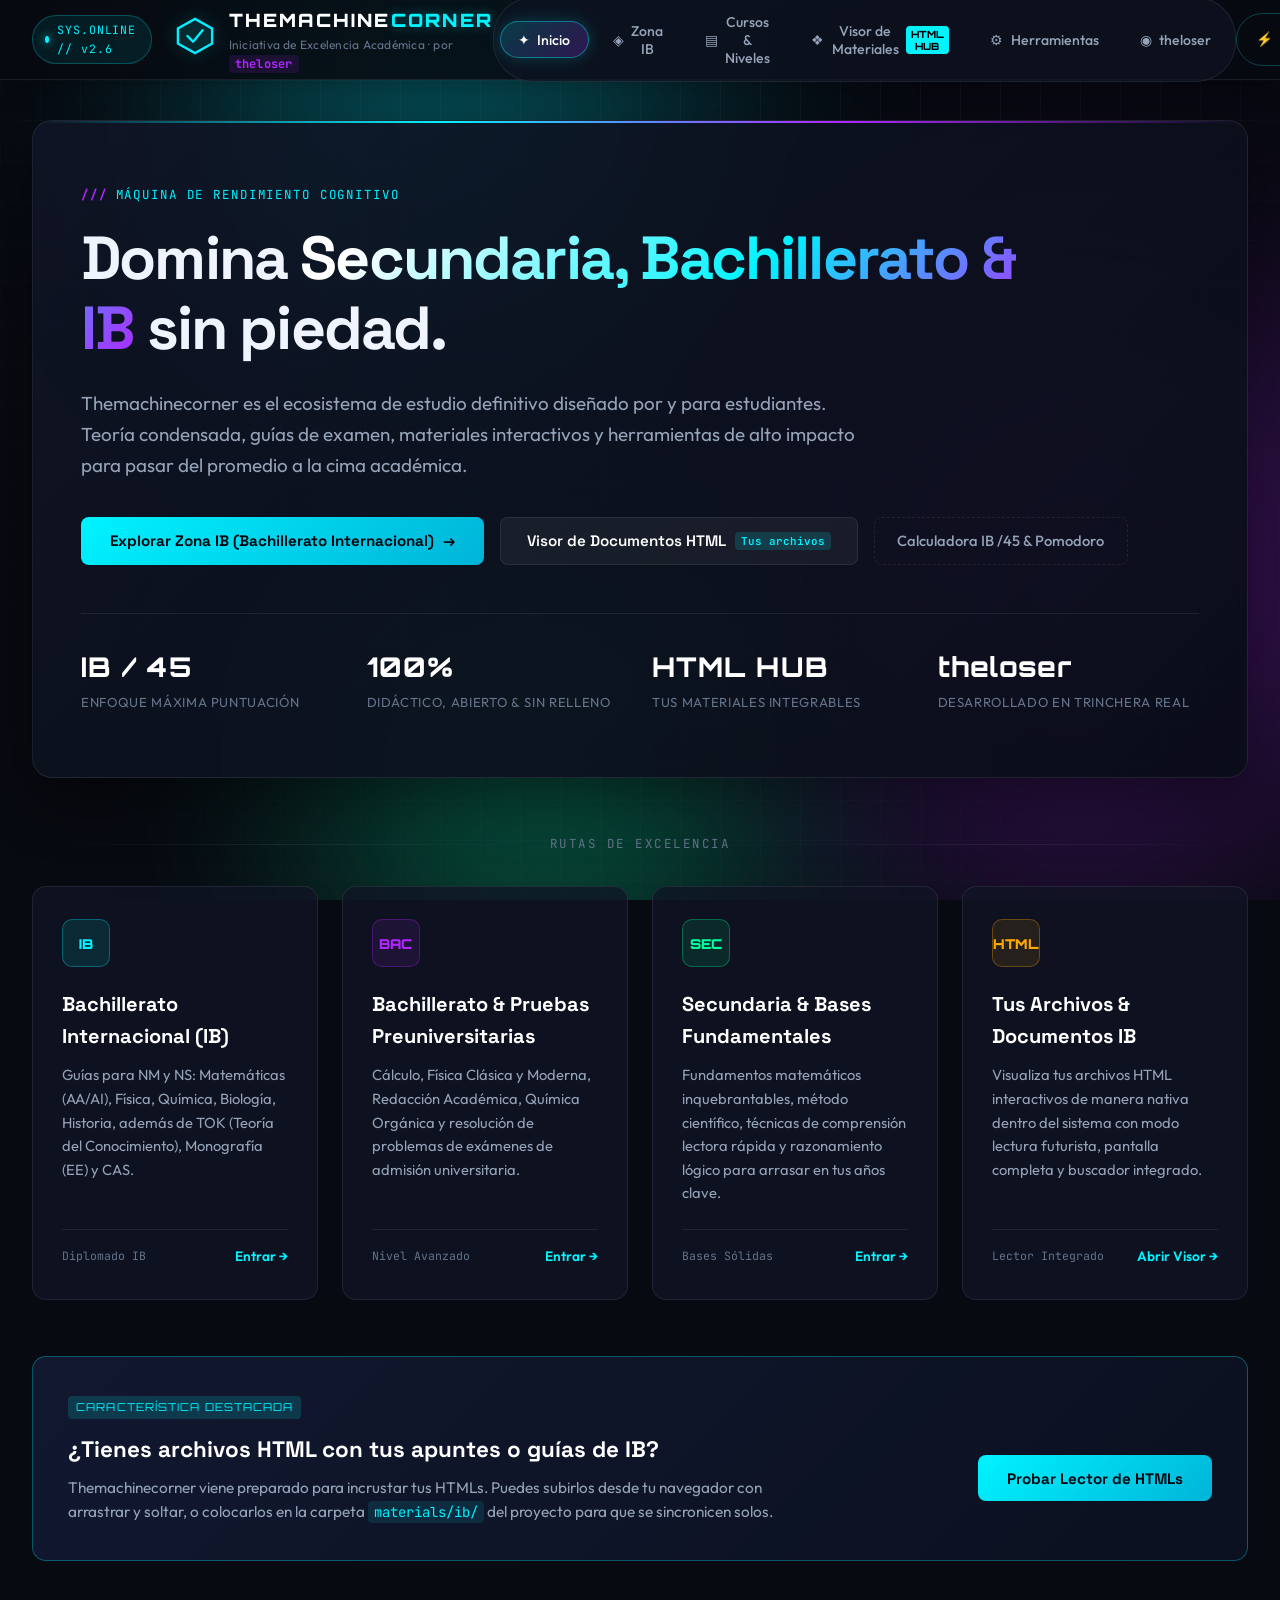
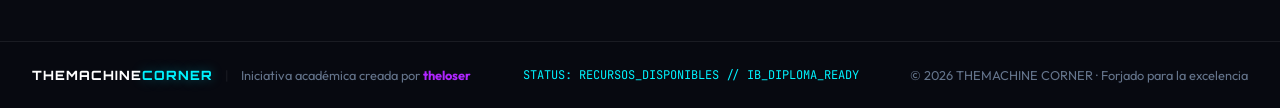
<file: index.html>
<!DOCTYPE html>
<html lang="es">
<head>
  <meta charset="UTF-8">
  <meta name="viewport" content="width=device-width, initial-scale=1.0">
  <title>Themachinecorner // Hub de Excelencia Académica (Secundaria, Bachillerato & IB)</title>
  <meta name="description" content="Themachinecorner: Plataforma de aprendizaje futurista y recursos académicos definitivos para Secundaria, Bachillerato, Bachillerato Internacional (IB) y Preparación Universitaria. Una iniciativa por theloser.">
  <meta name="keywords" content="Themachinecorner, theloser, Bachillerato Internacional, IB, Secundaria, Bachillerato, Excelencia Académica, Cursos, Recursos de Estudio">
  <meta name="author" content="theloser">
  
  <!-- Favicon & Icons -->
  <link rel="icon" href="data:image/svg+xml,<svg xmlns='http://www.w3.org/2000/svg' viewBox='0 0 100 100'><text y='.9em' font-size='90'>⚡</text></svg>">

  <!-- Google Fonts: Orbitron, Space Grotesk, Outfit, JetBrains Mono -->
  <link rel="preconnect" href="https://fonts.googleapis.com">
  <link rel="preconnect" href="https://fonts.gstatic.com" crossorigin>
  <link href="https://fonts.googleapis.com/css2?family=JetBrains+Mono:wght@400;500;700&family=Orbitron:wght@500;700;900&family=Outfit:wght@300;400;500;600;700;800&family=Space+Grotesk:wght@400;600;700&display=swap" rel="stylesheet">
  
  <link rel="stylesheet" href="styles.css">
</head>
<body>
  <!-- Futuristic Cyber Grid Background with Glowing Blobs -->
  <div class="cyber-bg">
    <div class="grid-layer"></div>
    <div class="glow-orb orb-1"></div>
    <div class="glow-orb orb-2"></div>
    <div class="glow-orb orb-3"></div>
  </div>

  <!-- Main HUD Shell -->
  <div class="hud-wrapper">
    <!-- Top Nav Header -->
    <header class="futuristic-header">
      <div class="header-left">
        <div class="terminal-badge">
          <span class="status-dot pulse"></span>
          <span class="badge-text">SYS.ONLINE // v2.6</span>
        </div>
        <div class="brand-container" id="nav-brand-btn" role="button" tabindex="0">
          <div class="logo-glitch-icon">
            <svg viewBox="0 0 40 40" fill="none" xmlns="http://www.w3.org/2000/svg">
              <polygon points="20,2 38,12 38,28 20,38 2,28 2,12" stroke="url(#brandGrad)" stroke-width="2.5" fill="rgba(0, 243, 255, 0.05)"/>
              <path d="M12 20L18 26L28 14" stroke="#00f3ff" stroke-width="2.5" stroke-linecap="round" stroke-linejoin="round"/>
              <defs>
                <linearGradient id="brandGrad" x1="0" y1="0" x2="40" y2="40">
                  <stop stop-color="#00f3ff"/>
                  <stop offset="0.5" stop-color="#b026ff"/>
                  <stop offset="1" stop-color="#ff007b"/>
                </linearGradient>
              </defs>
            </svg>
          </div>
          <div class="brand-text-group">
            <h1 class="brand-title">THEMACHINE<span class="highlight-neon">CORNER</span></h1>
            <p class="brand-subtitle">Iniciativa de Excelencia Académica · por <span class="creator-tag">theloser</span></p>
          </div>
        </div>
      </div>

      <nav class="nav-links" id="main-nav">
        <button class="nav-btn active" data-view="home">
          <span class="nav-icon">✦</span> Inicio
        </button>
        <button class="nav-btn" data-view="ib-zone">
          <span class="nav-icon">◈</span> Zona IB
        </button>
        <button class="nav-btn" data-view="courses">
          <span class="nav-icon">▤</span> Cursos & Niveles
        </button>
        <button class="nav-btn" data-view="viewer">
          <span class="nav-icon">❖</span> Visor de Materiales
          <span class="pill-badge">HTML HUB</span>
        </button>
        <button class="nav-btn" data-view="tools">
          <span class="nav-icon">⚙</span> Herramientas
        </button>
        <button class="nav-btn" data-view="manifesto">
          <span class="nav-icon">◉</span> theloser
        </button>
      </nav>

      <div class="header-right">
        <button class="action-btn glow-cyan" id="quick-upload-btn" title="Subir o abrir tus archivos HTML para leerlos">
          <span class="btn-icon">⚡</span>
          <span>Integrar HTML</span>
        </button>
      </div>
    </header>

    <!-- Main Content Container -->
    <main class="content-viewport" id="main-content">
      
      <!-- ================= SECTION 1: HOME ================= -->
      <section id="view-home" class="view-section active">
        <!-- Hero Section -->
        <div class="hero-block">
          <div class="hero-tag">
            <span class="glitch-symbol">///</span> MÁQUINA DE RENDIMIENTO COGNITIVO
          </div>
          <h2 class="hero-heading">
            Domina <span class="text-gradient">Secundaria, Bachillerato & IB</span> sin piedad.
          </h2>
          <p class="hero-desc">
            Themachinecorner es el ecosistema de estudio definitivo diseñado por y para estudiantes. 
            Teoría condensada, guías de examen, materiales interactivos y herramientas de alto impacto 
            para pasar del promedio a la cima académica.
          </p>

          <div class="hero-actions">
            <button class="btn-primary glow-cyan" onclick="window.switchView('ib-zone')">
              <span>Explorar Zona IB (Bachillerato Internacional)</span>
              <span class="arrow">→</span>
            </button>
            <button class="btn-secondary" onclick="window.switchView('viewer')">
              <span>Visor de Documentos HTML</span>
              <span class="badge-mini">Tus archivos</span>
            </button>
            <button class="btn-ghost" onclick="window.switchView('tools')">
              <span>Calculadora IB /45 & Pomodoro</span>
            </button>
          </div>

          <!-- Quick Metrics Bar -->
          <div class="metrics-grid">
            <div class="metric-card">
              <span class="metric-num">IB / 45</span>
              <span class="metric-label">Enfoque Máxima Puntuación</span>
            </div>
            <div class="metric-card">
              <span class="metric-num">100%</span>
              <span class="metric-label">Didáctico, Abierto & Sin Relleno</span>
            </div>
            <div class="metric-card">
              <span class="metric-num">HTML HUB</span>
              <span class="metric-label">Tus Materiales Integrables</span>
            </div>
            <div class="metric-card">
              <span class="metric-num">theloser</span>
              <span class="metric-label">Desarrollado en Trinchera Real</span>
            </div>
          </div>
        </div>

        <!-- Pillars Grid -->
        <div class="section-divider">
          <span class="divider-line"></span>
          <span class="divider-text">RUTAS DE EXCELENCIA</span>
          <span class="divider-line"></span>
        </div>

        <div class="cards-grid">
          <div class="futuristic-card" onclick="window.switchView('ib-zone')">
            <div class="card-glow-edge"></div>
            <div class="card-header-icon ib-glow">IB</div>
            <h3>Bachillerato Internacional (IB)</h3>
            <p>Guías para NM y NS: Matemáticas (AA/AI), Física, Química, Biología, Historia, además de TOK (Teoría del Conocimiento), Monografía (EE) y CAS.</p>
            <div class="card-footer-meta">
              <span class="tag">Diplomado IB</span>
              <span class="action-link">Entrar →</span>
            </div>
          </div>

          <div class="futuristic-card" onclick="window.switchView('courses', 'bachillerato')">
            <div class="card-glow-edge"></div>
            <div class="card-header-icon bach-glow">BAC</div>
            <h3>Bachillerato & Pruebas Preuniversitarias</h3>
            <p>Cálculo, Física Clásica y Moderna, Redacción Académica, Química Orgánica y resolución de problemas de exámenes de admisión universitaria.</p>
            <div class="card-footer-meta">
              <span class="tag">Nivel Avanzado</span>
              <span class="action-link">Entrar →</span>
            </div>
          </div>

          <div class="futuristic-card" onclick="window.switchView('courses', 'secundaria')">
            <div class="card-glow-edge"></div>
            <div class="card-header-icon sec-glow">SEC</div>
            <h3>Secundaria & Bases Fundamentales</h3>
            <p>Fundamentos matemáticos inquebrantables, método científico, técnicas de comprensión lectora rápida y razonamiento lógico para arrasar en tus años clave.</p>
            <div class="card-footer-meta">
              <span class="tag">Bases Sólidas</span>
              <span class="action-link">Entrar →</span>
            </div>
          </div>

          <div class="futuristic-card" onclick="window.switchView('viewer')">
            <div class="card-glow-edge"></div>
            <div class="card-header-icon doc-glow">HTML</div>
            <h3>Tus Archivos & Documentos IB</h3>
            <p>Visualiza tus archivos HTML interactivos de manera nativa dentro del sistema con modo lectura futurista, pantalla completa y buscador integrado.</p>
            <div class="card-footer-meta">
              <span class="tag">Lector Integrado</span>
              <span class="action-link">Abrir Visor →</span>
            </div>
          </div>
        </div>

        <!-- How to integrate user's HTML banner -->
        <div class="integration-banner">
          <div class="banner-badge">CARACTERÍSTICA DESTACADA</div>
          <div class="banner-content">
            <div class="banner-text">
              <h3>¿Tienes archivos HTML con tus apuntes o guías de IB?</h3>
              <p>Themachinecorner viene preparado para incrustar tus HTMLs. Puedes subirlos desde tu navegador con arrastrar y soltar, o colocarlos en la carpeta <code>materials/ib/</code> del proyecto para que se sincronicen solos.</p>
            </div>
            <button class="btn-primary glow-cyan" onclick="window.switchView('viewer')">
              <span>Probar Lector de HTMLs</span>
            </button>
          </div>
        </div>
      </section>

      <!-- ================= SECTION 2: ZONA IB ================= -->
      <section id="view-ib-zone" class="view-section">
        <div class="section-intro">
          <div class="intro-badge">PROGRAMA DEL DIPLOMA IB</div>
          <h2>Zona de Mando: Bachillerato Internacional</h2>
          <p>Estrategias probadas, desgloses de criterios de evaluación, plantillas de evaluación interna y preparación para exámenes Mayo/Noviembre.</p>
        </div>

        <!-- IB Categories Tabs -->
        <div class="filter-bar">
          <button class="filter-chip active" data-ib-filter="all">Todas las Áreas</button>
          <button class="filter-chip" data-ib-filter="core">El Núcleo (TOK, EE, CAS)</button>
          <button class="filter-chip" data-ib-filter="stem">Ciencias & Matemáticas</button>
          <button class="filter-chip" data-ib-filter="humanities">Individuos & Sociedades</button>
          <button class="filter-chip" data-ib-filter="guides">Guías Oficiales & Tips</button>
        </div>

        <div class="ib-resources-grid" id="ib-cards-container">
          <!-- Populated dynamically and statically -->
        </div>

        <!-- IB Calculator Shortcut Banner -->
        <div class="ib-calculator-teaser">
          <div class="teaser-info">
            <h4>Calcula tu puntaje IB sobre 45 puntos</h4>
            <p>Calcula tus 6 asignaturas (escala 1 a 7) más la matriz de puntos TOK + Monografía (hasta 3 puntos extra). Conoce si alcanzas el diploma con honores.</p>
          </div>
          <button class="btn-secondary" onclick="window.switchView('tools')">
            <span>Abrir Calculadora IB 45</span>
          </button>
        </div>
      </section>

      <!-- ================= SECTION 3: CURSOS Y NIVELES ================= -->
      <section id="view-courses" class="view-section">
        <div class="section-intro">
          <div class="intro-badge">CATÁLOGO ACADÉMICO</div>
          <h2>Ruta Didáctica: Secundaria hasta Universidad</h2>
          <p>Selecciona tu nivel actual y accede al árbol de destrezas indispensables para destacar sin quemarte las pestañas.</p>
        </div>

        <!-- Search & Filter Controls -->
        <div class="courses-toolbar">
          <div class="search-box">
            <span class="search-icon">🔍</span>
            <input type="text" id="course-search-input" placeholder="Buscar materia, tema o concepto (ej. Cálculo, TOK, Mecánica...)" autocomplete="off">
            <button id="clear-search-btn" class="clear-btn" style="display: none;">✕</button>
          </div>

          <div class="level-tabs">
            <button class="level-tab active" data-level="all">Todos</button>
            <button class="level-tab" data-level="secundaria">Secundaria</button>
            <button class="level-tab" data-level="bachillerato">Bachillerato</button>
            <button class="level-tab" data-level="ib">IB Diploma</button>
            <button class="level-tab" data-level="universidad">Universidad Prep</button>
          </div>
        </div>

        <div class="course-list-container" id="courses-container">
          <!-- Rendered dynamically -->
        </div>
      </section>

      <!-- ================= SECTION 4: VISOR DE MATERIALES HTML ================= -->
      <section id="view-viewer" class="view-section">
        <div class="section-intro">
          <div class="intro-badge">INTEGRADOR NATIVO</div>
          <h2>Visor de Materiales & HTMLs</h2>
          <p>Incrusta y visualiza cualquier archivo HTML de apuntes, libros interactivos o guías de IB directamente dentro de la interfaz de Themachinecorner.</p>
        </div>

        <div class="viewer-layout">
          <!-- Sidebar: Material list + file uploader -->
          <div class="viewer-sidebar">
            <div class="sidebar-box">
              <div class="box-title">
                <span>📁 BIBLIOTECA DE MATERIALES</span>
                <span class="count-badge" id="library-count">20 listos</span>
              </div>
              <p class="box-subtitle">Selecciona un módulo o carga tus propios HTMLs:</p>

              <!-- Search in materials library -->
              <div class="mat-search-box">
                <span class="mat-search-icon">🔍</span>
                <input type="text" id="mat-search-input" class="mat-search-input" placeholder="Filtrar temas (ej: Derivación, Hitler...)" autocomplete="off">
              </div>

              <!-- Subject filter pills -->
              <div class="mat-filter-pills" id="mat-filter-pills">
                <button class="mat-pill active" data-cat="all">Todos</button>
                <button class="mat-pill" data-cat="math">Matemáticas (17)</button>
                <button class="mat-pill" data-cat="history">Historia (3)</button>
                <button class="mat-pill" data-cat="core">Núcleo & Tips</button>
              </div>

              <!-- Upload Zone -->
              <div class="drop-zone" id="html-drop-zone">
                <input type="file" id="html-file-input" accept=".html,.htm" multiple style="display: none;">
                <div class="drop-icon">⚡</div>
                <div class="drop-text">
                  <strong>Arrastra nuevos HTMLs aquí</strong>
                  <span>o haz clic para explorar tu PC</span>
                </div>
              </div>

              <!-- List of available documents -->
              <div class="materials-list" id="materials-list">
                <!-- Injected via JavaScript -->
              </div>

              <div class="integration-help-note">
                <div class="note-header">
                  <span class="note-icon">💡</span>
                  <strong>Módulos integrados con éxito</strong>
                </div>
                <p>Tus 17 módulos de Matemáticas y guías de Historia ya están enlazados. Puedes seguir agregando más archivos en:</p>
                <code>materials/ib/</code>
              </div>
            </div>
          </div>

          <!-- Main Viewer Display Frame -->
          <div class="viewer-main-frame">
            <div class="viewer-top-toolbar">
              <div class="doc-info">
                <span class="doc-badge" id="viewer-doc-badge">DOC_ACTIVO</span>
                <span class="doc-title-text" id="viewer-doc-title">Guía de Matemáticas: Análisis y Enfoques (IB)</span>
              </div>

              <div class="viewer-controls">
                <button class="v-btn" id="btn-fullscreen-doc" title="Pantalla completa">⛶ Pantalla Completa</button>
                <button class="v-btn" id="btn-open-newtab" title="Abrir en pestaña nueva">↗ Abrir en Nueva Pestaña</button>
                <button class="v-btn" id="btn-reload-doc" title="Recargar">↻</button>
              </div>
            </div>

            <!-- Frame Container -->
            <div class="frame-container" id="frame-container">
              <iframe id="doc-iframe" sandbox="allow-scripts allow-same-origin allow-popups" title="Visualizador de material"></iframe>
              <div class="frame-empty-state" id="frame-empty-state" style="display: none;">
                <div class="empty-icon">📂</div>
                <h3>Ningún documento cargado</h3>
                <p>Selecciona un material del menú izquierdo o arrastra tu archivo HTML.</p>
              </div>
            </div>
          </div>
        </div>
      </section>

      <!-- ================= SECTION 5: HERRAMIENTAS DE ESTUDIO ================= -->
      <section id="view-tools" class="view-section">
        <div class="section-intro">
          <div class="intro-badge">BÚNKER DE PRODUCTIVIDAD</div>
          <h2>Herramientas de Alto Rendimiento</h2>
          <p>Herramientas tácticas creadas para estudiar con máxima retención, calcular tus metas y gestionar tus sesiones de estudio.</p>
        </div>

        <div class="tools-grid">
          <!-- Tool 1: Calculadora IB /45 -->
          <div class="tool-panel">
            <div class="panel-header">
              <div class="panel-tag">CALCULADORA OFICIAL</div>
              <h3>Simulador de Puntos IB Diploma (/45)</h3>
              <p>Ingresa tus 6 asignaturas estimadas (1 a 7) y tus calificaciones en TOK y Monografía (EE) para calcular tu puntaje final y verificar si obtienes el diploma.</p>
            </div>

            <div class="ib-calculator-body">
              <div class="calc-subjects-grid">
                <div class="calc-row">
                  <label>1. Estudios de Lengua y Literatura:</label>
                  <select class="calc-select" id="calc-sub-1">
                    <option value="7">Nivel 7 (Excelente)</option>
                    <option value="6" selected>Nivel 6 (Muy Bueno)</option>
                    <option value="5">Nivel 5 (Bueno)</option>
                    <option value="4">Nivel 4 (Aceptable)</option>
                    <option value="3">Nivel 3</option>
                    <option value="2">Nivel 2</option>
                    <option value="1">Nivel 1</option>
                  </select>
                </div>

                <div class="calc-row">
                  <label>2. Adquisición de Lenguas:</label>
                  <select class="calc-select" id="calc-sub-2">
                    <option value="7" selected>Nivel 7 (Excelente)</option>
                    <option value="6">Nivel 6 (Muy Bueno)</option>
                    <option value="5">Nivel 5 (Bueno)</option>
                    <option value="4">Nivel 4 (Aceptable)</option>
                    <option value="3">Nivel 3</option>
                    <option value="2">Nivel 2</option>
                    <option value="1">Nivel 1</option>
                  </select>
                </div>

                <div class="calc-row">
                  <label>3. Individuos y Sociedades:</label>
                  <select class="calc-select" id="calc-sub-3">
                    <option value="7">Nivel 7 (Excelente)</option>
                    <option value="6" selected>Nivel 6 (Muy Bueno)</option>
                    <option value="5">Nivel 5 (Bueno)</option>
                    <option value="4">Nivel 4 (Aceptable)</option>
                    <option value="3">Nivel 3</option>
                    <option value="2">Nivel 2</option>
                    <option value="1">Nivel 1</option>
                  </select>
                </div>

                <div class="calc-row">
                  <label>4. Ciencias Experimentales:</label>
                  <select class="calc-select" id="calc-sub-4">
                    <option value="7">Nivel 7 (Excelente)</option>
                    <option value="6">Nivel 6 (Muy Bueno)</option>
                    <option value="5" selected>Nivel 5 (Bueno)</option>
                    <option value="4">Nivel 4 (Aceptable)</option>
                    <option value="3">Nivel 3</option>
                    <option value="2">Nivel 2</option>
                    <option value="1">Nivel 1</option>
                  </select>
                </div>

                <div class="calc-row">
                  <label>5. Matemáticas (AA / AI):</label>
                  <select class="calc-select" id="calc-sub-5">
                    <option value="7">Nivel 7 (Excelente)</option>
                    <option value="6" selected>Nivel 6 (Muy Bueno)</option>
                    <option value="5">Nivel 5 (Bueno)</option>
                    <option value="4">Nivel 4 (Aceptable)</option>
                    <option value="3">Nivel 3</option>
                    <option value="2">Nivel 2</option>
                    <option value="1">Nivel 1</option>
                  </select>
                </div>

                <div class="calc-row">
                  <label>6. Asignatura Electiva o Artes:</label>
                  <select class="calc-select" id="calc-sub-6">
                    <option value="7">Nivel 7 (Excelente)</option>
                    <option value="6" selected>Nivel 6 (Muy Bueno)</option>
                    <option value="5">Nivel 5 (Bueno)</option>
                    <option value="4">Nivel 4 (Aceptable)</option>
                    <option value="3">Nivel 3</option>
                    <option value="2">Nivel 2</option>
                    <option value="1">Nivel 1</option>
                  </select>
                </div>
              </div>

              <!-- Matriz TOK + EE -->
              <div class="calc-core-box">
                <div class="core-box-title">Matriz del Núcleo (TOK + Monografía)</div>
                <div class="core-selectors">
                  <div class="core-field">
                    <label>Calificación TOK (Teoría del Conocimiento):</label>
                    <select class="calc-select" id="calc-tok">
                      <option value="A" selected>A (Excelente)</option>
                      <option value="B">B (Bueno)</option>
                      <option value="C">C (Satisfactorio)</option>
                      <option value="D">D (Mediocre)</option>
                      <option value="E">E (Insuficiente - Condición reprobatoria)</option>
                    </select>
                  </div>
                  <div class="core-field">
                    <label>Calificación Monografía (EE):</label>
                    <select class="calc-select" id="calc-ee">
                      <option value="A">A (Excelente)</option>
                      <option value="B" selected>B (Bueno)</option>
                      <option value="C">C (Satisfactorio)</option>
                      <option value="D">D (Mediocre)</option>
                      <option value="E">E (Insuficiente - Condición reprobatoria)</option>
                    </select>
                  </div>
                </div>
              </div>

              <!-- Result Display -->
              <div class="calc-result-panel">
                <div class="result-number-block">
                  <span class="result-label">Puntaje Proyectado</span>
                  <div class="score-display">
                    <span id="calc-total-score">38</span>
                    <span class="score-max">/ 45</span>
                  </div>
                  <div class="score-breakdown">
                    <span id="calc-subjects-sum">35</span> pts materias + <span id="calc-bonus-sum">3</span> pts matriz TOK/EE
                  </div>
                </div>
                <div class="result-status-block" id="calc-status-card">
                  <div class="status-title" id="calc-status-title">DIPLOMA ALCANZADO CON ÉXITO</div>
                  <div class="status-desc" id="calc-status-desc">Cumples ampliamente con el mínimo de 24 puntos y los requisitos del núcleo. Excelente rango para universidades top a nivel mundial.</div>
                </div>
              </div>
            </div>
          </div>

          <!-- Tool 2: Overclock Cyber Pomodoro -->
          <div class="tool-panel">
            <div class="panel-header">
              <div class="panel-tag">ENFOQUE NEURONAL</div>
              <h3>Cronómetro Pomodoro "Overclock"</h3>
              <p>Sesiones de estudio ultra enfocadas con técnica 25/5 o modo Deep Work 50/10 para evitar la dispersión mental.</p>
            </div>

            <div class="pomodoro-box">
              <div class="pomo-modes">
                <button class="pomo-mode-btn active" data-time="1500" data-label="ENFOQUE 25M">Enfoque 25m</button>
                <button class="pomo-mode-btn" data-time="3000" data-label="DEEP WORK 50M">Deep Work 50m</button>
                <button class="pomo-mode-btn" data-time="300" data-label="DESCANSO CORTO 5M">Pausa 5m</button>
                <button class="pomo-mode-btn" data-time="900" data-label="DESCANSO LARGO 15M">Pausa 15m</button>
              </div>

              <div class="timer-display-wrap">
                <div class="timer-circle-glow">
                  <div class="timer-digits" id="timer-digits">25:00</div>
                  <div class="timer-state" id="timer-state">LISTO PARA INICIAR</div>
                </div>
              </div>

              <div class="pomo-controls">
                <button class="btn-primary glow-cyan" id="pomo-start-btn">INICIAR SESIÓN</button>
                <button class="btn-secondary" id="pomo-reset-btn">REINICIAR</button>
              </div>

              <div class="study-tips-box">
                <div class="tip-title">⚡ Regla de Oro de theloser:</div>
                <p>Durante la sesión: 0 pestañas de redes sociales, teléfono en otra habitación, y una libreta de notas para apuntar cualquier idea distractora y continuar estudiando sin romper el flujo.</p>
              </div>
            </div>
          </div>
        </div>
      </section>

      <!-- ================= SECTION 6: MANIFIESTO THELOSER ================= -->
      <section id="view-manifesto" class="view-section">
        <div class="manifesto-card">
          <div class="manifesto-header">
            <div class="avatar-box">
              <div class="hacker-avatar">TL</div>
              <div class="avatar-details">
                <h3>theloser</h3>
                <span class="alias-title">Estudiante & Arquitecto de Themachinecorner</span>
              </div>
            </div>
            <div class="manifesto-badge">MANIFIESTO V1.0</div>
          </div>

          <div class="manifesto-body">
            <blockquote>
              "Me llaman <strong>theloser</strong>, pero en el juego académico la verdadera derrota es memorizar sin entender, rendirse ante un examen o creer que no eres capaz de competir con los mejores del mundo."
            </blockquote>

            <h4>¿Por qué creé Themachinecorner?</h4>
            <p>
              Durante mi camino por la secundaria y el rigor implacable del <strong>Bachillerato Internacional (IB)</strong>, me di cuenta de una verdad dolorosa: 
              la mayoría del material disponible en internet es aburrido, disperso o está detrás de muros de pago absurdos. 
              Los profesores explican con diapositivas de hace una década y los estudiantes nos quedamos solos intentando descifrar qué diablos pide un criterio de evaluación o cómo resolver un problema complejo de física o cálculo.
            </p>
            <p>
              <strong>Themachinecorner</strong> nació como mi búnker personal: el rincón donde condensar cada truco, cada guía, cada documento HTML y cada herramienta que me salvó la vida académica. 
              Decidí no guardármelo para mí. Este sitio es para ti, que estás pasando horas frente a la pantalla preparando tu monografía, tus exámenes de secundaria o tu pase a la universidad.
            </p>

            <div class="principles-grid">
              <div class="principle-card">
                <div class="p-num">01</div>
                <h5>Comprensión Activa, No Memorización</h5>
                <p>Aprende el concepto nuclear. Si sabes deducir la fórmula, nunca la olvidarás en el examen.</p>
              </div>
              <div class="principle-card">
                <div class="p-num">02</div>
                <h5>Hackea los Criterios</h5>
                <p>En el IB y en la universidad te evalúan por rúbricas. Dale al examinador exactamente lo que pide el criterio.</p>
              </div>
              <div class="principle-card">
                <div class="p-num">03</div>
                <h5>Sistemas sobre Fuerza de Voluntad</h5>
                <p>No confíes en tus ganas de estudiar. Confía en tu entorno, tus herramientas y tus sesiones medidas.</p>
              </div>
            </div>

            <div class="manifesto-cta">
              <p><strong>¿Quieres colaborar o tienes dudas sobre cómo sumar tus archivos?</strong></p>
              <p>Explora el visor de documentos, pon a prueba tus conocimientos y que comience la conquista académica.</p>
            </div>
          </div>
        </div>
      </section>

    </main>

    <!-- Futuristic Terminal Footer -->
    <footer class="futuristic-footer">
      <div class="footer-left">
        <span class="neon-brand">THEMACHINE<span class="highlight-neon">CORNER</span></span>
        <span class="separator">|</span>
        <span class="initiative-note">Iniciativa académica creada por <strong>theloser</strong></span>
      </div>
      <div class="footer-center">
        <span class="sys-code">STATUS: RECURSOS_DISPONIBLES // IB_DIPLOMA_READY</span>
      </div>
      <div class="footer-right">
        <span>© 2026 THEMACHINE CORNER · Forjado para la excelencia</span>
      </div>
    </footer>
  </div>

  <!-- Global Modal for HTML Upload / Info -->
  <div class="modal-overlay" id="upload-modal" style="display: none;">
    <div class="modal-window">
      <div class="modal-header">
        <div class="modal-tag">INTEGRADOR DE HTMLS</div>
        <button class="modal-close-btn" id="modal-close-btn">✕</button>
      </div>
      <div class="modal-body">
        <h3>¿Cómo integrar tus archivos HTML a Themachinecorner?</h3>
        <p>Tienes dos formas sencillas de incorporar tus materiales de IB y apuntes personales:</p>
        
        <div class="modal-options-grid">
          <div class="modal-option-card">
            <div class="opt-num">MÉTODO 1 (Inmediato)</div>
            <h4>Cargar desde el Visor Web</h4>
            <p>Ve a la sección <strong>"Visor de Materiales"</strong> y suelta tus archivos <code>.html</code> en la zona de arrastre. Podrás leerlos, ampliarlos a pantalla completa y revisarlos al instante sin configurar nada.</p>
            <button class="btn-primary glow-cyan" onclick="window.closeUploadModal(); window.switchView('viewer');">
              Ir al Visor Ahora
            </button>
          </div>

          <div class="modal-option-card">
            <div class="opt-num">MÉTODO 2 (Permanente)</div>
            <h4>Colocarlos en la Carpeta Local</h4>
            <p>Guarda tus archivos HTML en la carpeta de este proyecto:</p>
            <pre><code>c:\Users\Alumno\Desktop\Themachinecorner\materials\ib\</code></pre>
            <p>Quedarán guardados en tu computadora y puedes abrirlos en cualquier momento o pedírmelo para dejarlos anclados en el menú.</p>
          </div>
        </div>
      </div>
    </div>
  </div>

  <script src="app.js"></script>
</body>
</html>
</file>
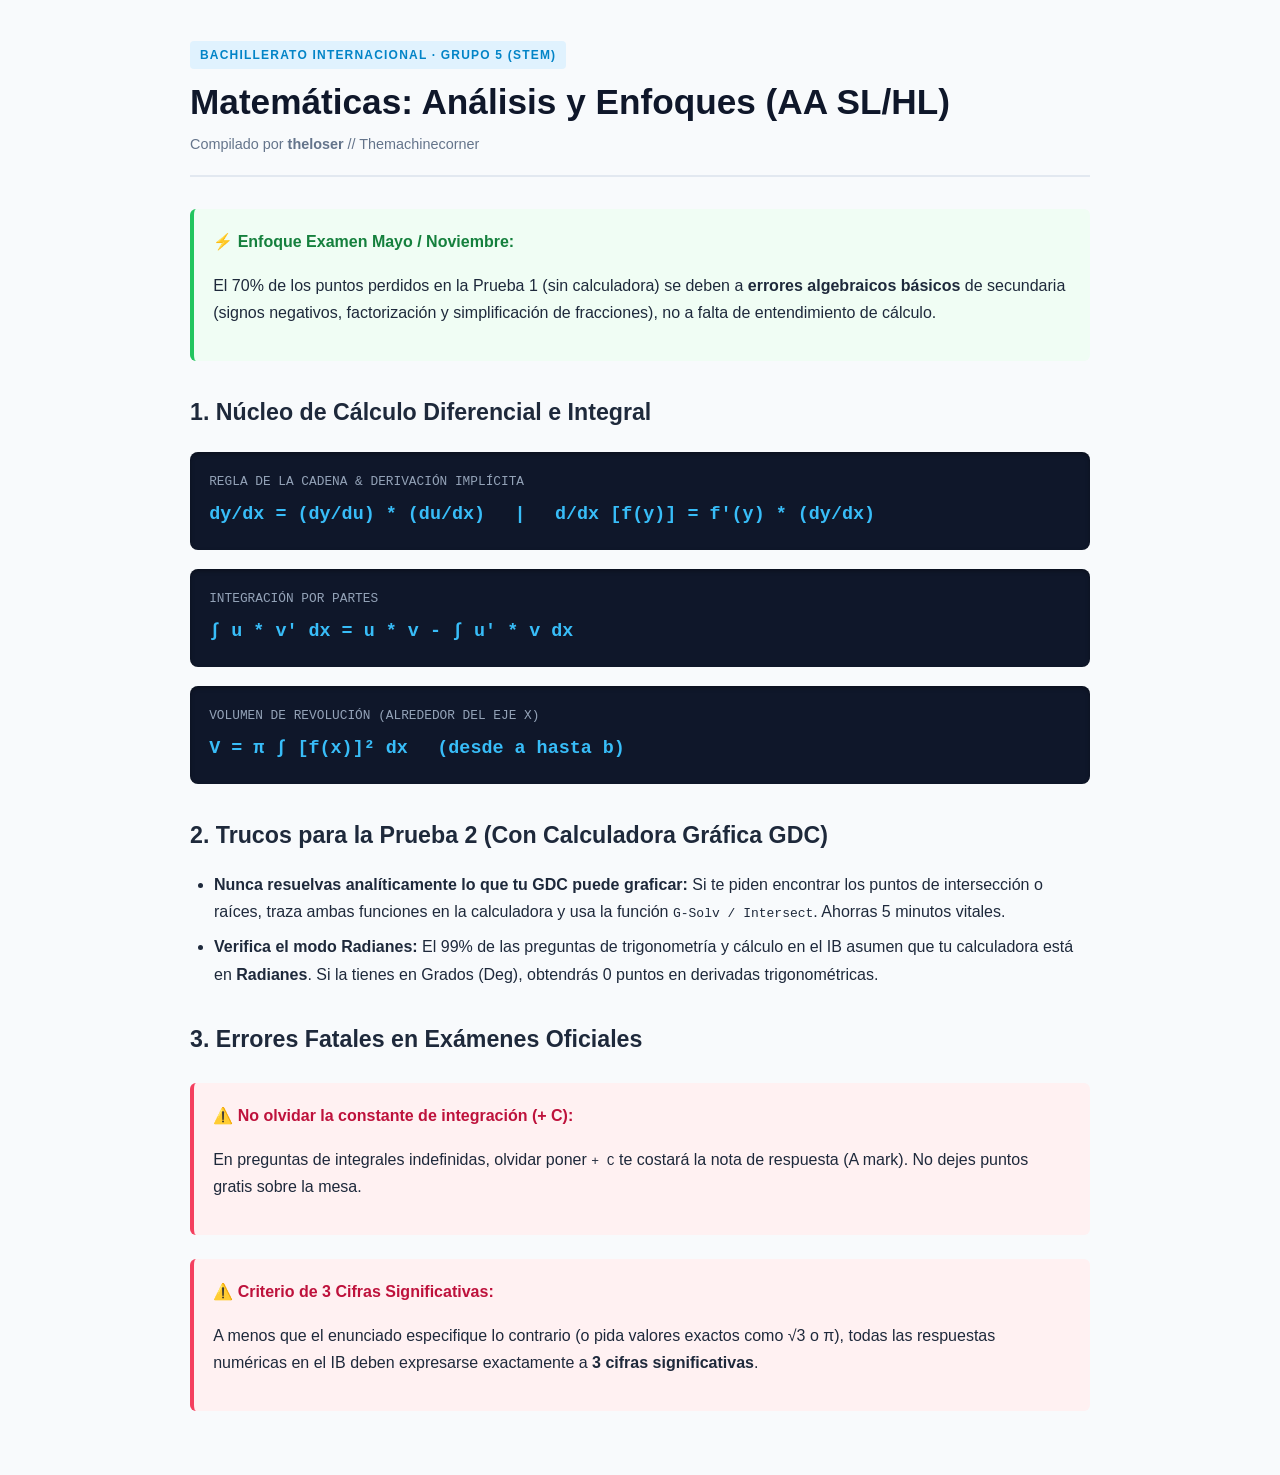
<file: materials/ib/matematicas_aa_hl_sl.html>
<!DOCTYPE html>
<html lang="es">
<head>
  <meta charset="UTF-8">
  <title>Matemáticas Análisis y Enfoques (AA) // Compendio Táctico IB</title>
  <style>
    body {
      font-family: -apple-system, BlinkMacSystemFont, "Segoe UI", Roboto, Helvetica, Arial, sans-serif;
      line-height: 1.7;
      color: #1e293b;
      background: #f8fafc;
      padding: 2.5rem;
      max-width: 900px;
      margin: 0 auto;
    }
    .header-tag {
      font-size: 0.75rem;
      font-weight: 700;
      letter-spacing: 0.1em;
      text-transform: uppercase;
      color: #0284c7;
      background: #e0f2fe;
      display: inline-block;
      padding: 4px 10px;
      border-radius: 4px;
      margin-bottom: 0.75rem;
    }
    h1 {
      font-size: 2.2rem;
      color: #0f172a;
      margin-top: 0;
      margin-bottom: 0.5rem;
      line-height: 1.2;
    }
    .author-bar {
      color: #64748b;
      font-size: 0.9rem;
      border-bottom: 2px solid #e2e8f0;
      padding-bottom: 1.2rem;
      margin-bottom: 2rem;
    }
    .formula-box {
      background: #0f172a;
      color: #38bdf8;
      padding: 1.2rem;
      border-radius: 8px;
      font-family: "JetBrains Mono", Consolas, monospace;
      margin: 1.2rem 0;
      box-shadow: inset 0 2px 4px rgba(0,0,0,0.3);
    }
    .formula-title {
      font-size: 0.8rem;
      color: #94a3b8;
      text-transform: uppercase;
      margin-bottom: 0.4rem;
    }
    .formula-code {
      font-size: 1.15rem;
      font-weight: 600;
    }
    h2 {
      font-size: 1.45rem;
      color: #1e293b;
      margin-top: 2rem;
      margin-bottom: 0.8rem;
    }
    .tip-card {
      background: #f0fdf4;
      border-left: 4px solid #22c55e;
      padding: 1.2rem;
      border-radius: 6px;
      margin: 1.5rem 0;
    }
    .tip-title {
      font-weight: 700;
      color: #15803d;
      margin-bottom: 0.3rem;
    }
    .exam-pitfalls {
      background: #fff1f2;
      border-left: 4px solid #f43f5e;
      padding: 1.2rem;
      border-radius: 6px;
      margin: 1.5rem 0;
    }
    .pitfall-title {
      font-weight: 700;
      color: #be123c;
      margin-bottom: 0.3rem;
    }
    ul {
      padding-left: 1.5rem;
    }
    li {
      margin-bottom: 0.5rem;
    }
  </style>
</head>
<body>
  <div class="header-tag">Bachillerato Internacional · Grupo 5 (STEM)</div>
  <h1>Matemáticas: Análisis y Enfoques (AA SL/HL)</h1>
  <div class="author-bar">Compilado por <strong>theloser</strong> // Themachinecorner</div>

  <div class="tip-card">
    <div class="tip-title">⚡ Enfoque Examen Mayo / Noviembre:</div>
    <p>El 70% de los puntos perdidos en la Prueba 1 (sin calculadora) se deben a <strong>errores algebraicos básicos</strong> de secundaria (signos negativos, factorización y simplificación de fracciones), no a falta de entendimiento de cálculo.</p>
  </div>

  <h2>1. Núcleo de Cálculo Diferencial e Integral</h2>
  
  <div class="formula-box">
    <div class="formula-title">Regla de la Cadena & Derivación Implícita</div>
    <div class="formula-code">dy/dx = (dy/du) * (du/dx) &emsp;|&emsp; d/dx [f(y)] = f'(y) * (dy/dx)</div>
  </div>

  <div class="formula-box">
    <div class="formula-title">Integración por Partes</div>
    <div class="formula-code">∫ u * v' dx = u * v - ∫ u' * v dx</div>
  </div>

  <div class="formula-box">
    <div class="formula-title">Volumen de Revolución (Alrededor del eje X)</div>
    <div class="formula-code">V = π ∫ [f(x)]² dx &emsp;(desde a hasta b)</div>
  </div>

  <h2>2. Trucos para la Prueba 2 (Con Calculadora Gráfica GDC)</h2>
  <ul>
    <li><strong>Nunca resuelvas analíticamente lo que tu GDC puede graficar:</strong> Si te piden encontrar los puntos de intersección o raíces, traza ambas funciones en la calculadora y usa la función <code>G-Solv / Intersect</code>. Ahorras 5 minutos vitales.</li>
    <li><strong>Verifica el modo Radianes:</strong> El 99% de las preguntas de trigonometría y cálculo en el IB asumen que tu calculadora está en <strong>Radianes</strong>. Si la tienes en Grados (Deg), obtendrás 0 puntos en derivadas trigonométricas.</li>
  </ul>

  <h2>3. Errores Fatales en Exámenes Oficiales</h2>
  <div class="exam-pitfalls">
    <div class="pitfall-title">⚠️ No olvidar la constante de integración (+ C):</div>
    <p>En preguntas de integrales indefinidas, olvidar poner <code>+ C</code> te costará la nota de respuesta (A mark). No dejes puntos gratis sobre la mesa.</p>
  </div>

  <div class="exam-pitfalls">
    <div class="pitfall-title">⚠️ Criterio de 3 Cifras Significativas:</div>
    <p>A menos que el enunciado especifique lo contrario (o pida valores exactos como √3 o π), todas las respuestas numéricas en el IB deben expresarse exactamente a <strong>3 cifras significativas</strong>.</p>
  </div>
</body>
</html>
</file>
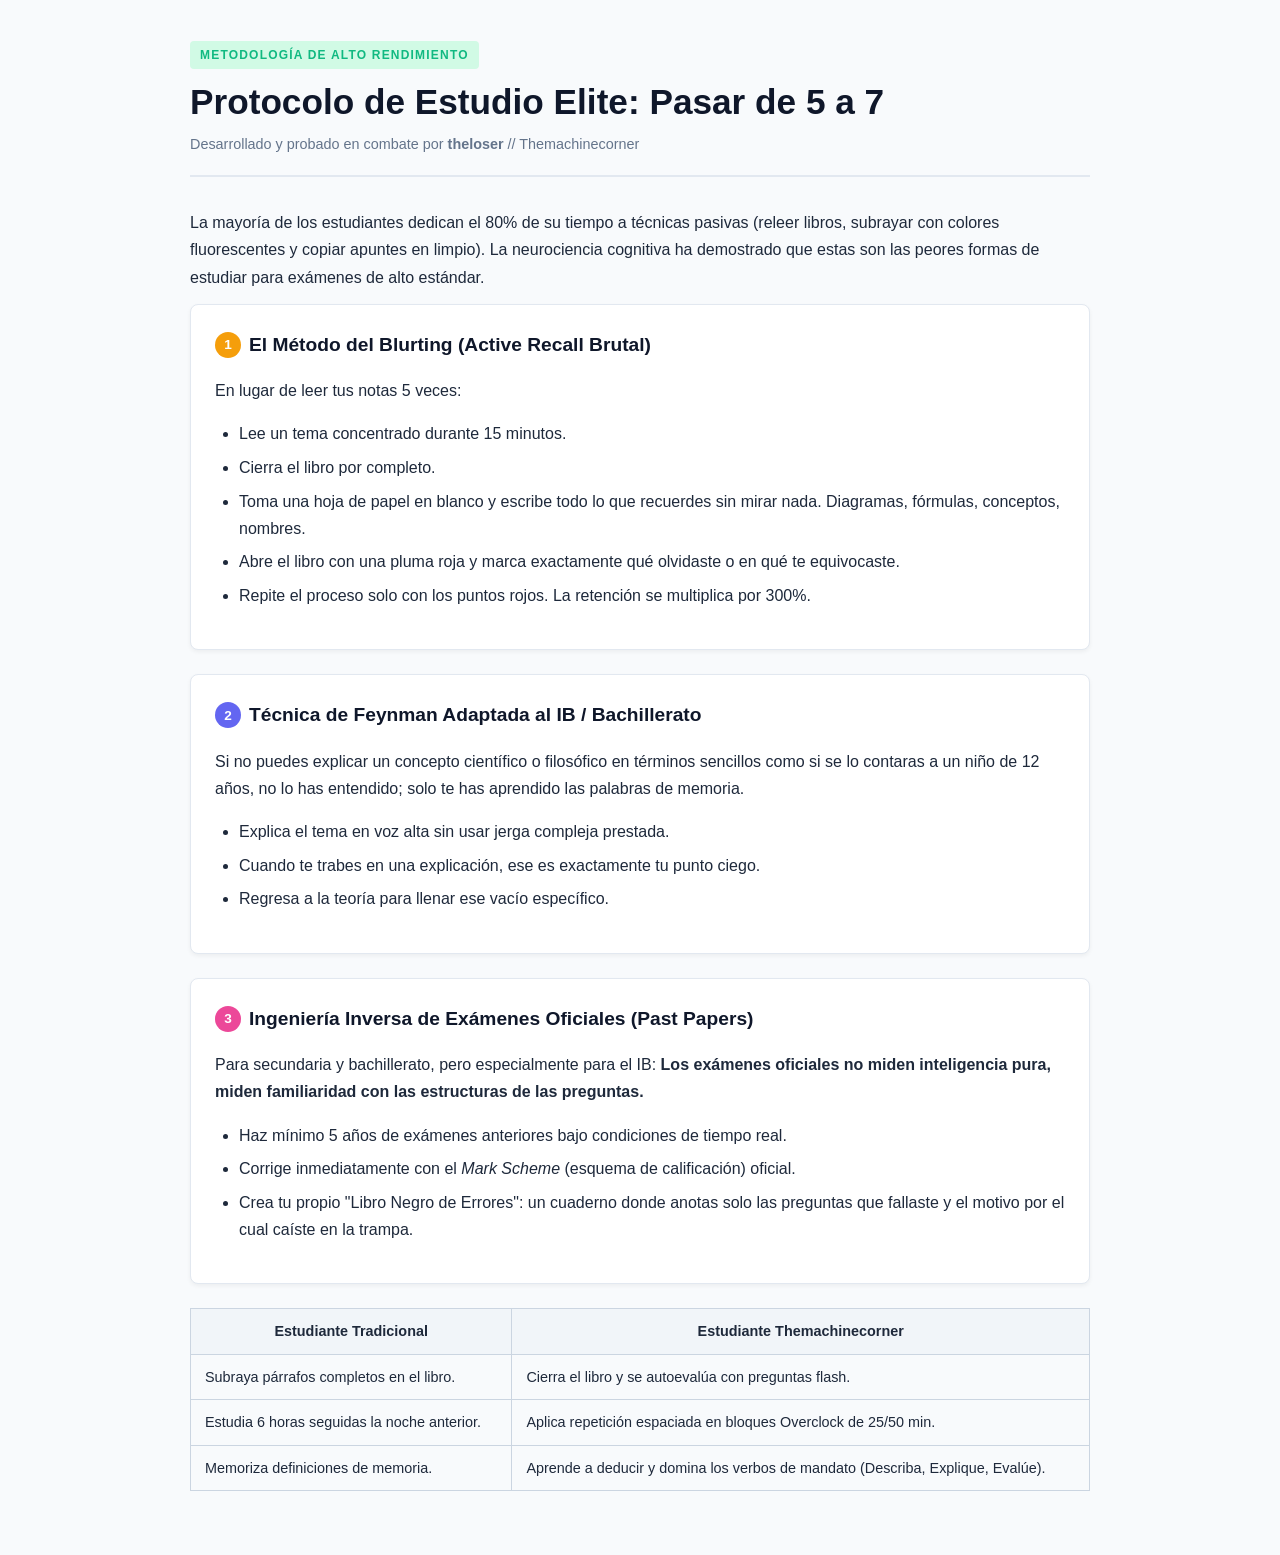
<file: materials/ib/metodos_estudio_elite.html>
<!DOCTYPE html>
<html lang="es">
<head>
  <meta charset="UTF-8">
  <title>Protocolo de Estudio Elite // theloser System</title>
  <style>
    body {
      font-family: -apple-system, BlinkMacSystemFont, "Segoe UI", Roboto, Helvetica, Arial, sans-serif;
      line-height: 1.7;
      color: #1e293b;
      background: #f8fafc;
      padding: 2.5rem;
      max-width: 900px;
      margin: 0 auto;
    }
    .header-tag {
      font-size: 0.75rem;
      font-weight: 700;
      letter-spacing: 0.1em;
      text-transform: uppercase;
      color: #10b981;
      background: #d1fae5;
      display: inline-block;
      padding: 4px 10px;
      border-radius: 4px;
      margin-bottom: 0.75rem;
    }
    h1 {
      font-size: 2.2rem;
      color: #0f172a;
      margin-top: 0;
      margin-bottom: 0.5rem;
      line-height: 1.2;
    }
    .author-bar {
      color: #64748b;
      font-size: 0.9rem;
      border-bottom: 2px solid #e2e8f0;
      padding-bottom: 1.2rem;
      margin-bottom: 2rem;
    }
    .method-card {
      background: #ffffff;
      border: 1px solid #e2e8f0;
      border-radius: 8px;
      padding: 1.5rem;
      margin-bottom: 1.5rem;
      box-shadow: 0 2px 4px rgba(0,0,0,0.05);
    }
    .method-title {
      font-size: 1.2rem;
      font-weight: 700;
      color: #0f172a;
      display: flex;
      align-items: center;
      gap: 0.5rem;
      margin-bottom: 0.6rem;
    }
    .badge-icon {
      background: #10b981;
      color: white;
      width: 26px;
      height: 26px;
      border-radius: 50%;
      display: inline-flex;
      align-items: center;
      justify-content: center;
      font-size: 0.85rem;
    }
    .badge-feynman { background: #6366f1; }
    .badge-blurting { background: #f59e0b; }
    .badge-pastpapers { background: #ec4899; }
    p {
      margin-bottom: 0.8rem;
    }
    ul {
      padding-left: 1.5rem;
    }
    li {
      margin-bottom: 0.4rem;
    }
    .comparison-table {
      width: 100%;
      border-collapse: collapse;
      margin: 1.5rem 0;
    }
    .comparison-table th, .comparison-table td {
      border: 1px solid #cbd5e1;
      padding: 10px 14px;
      font-size: 0.9rem;
    }
    .comparison-table th {
      background: #f1f5f9;
    }
  </style>
</head>
<body>
  <div class="header-tag">Metodología de Alto Rendimiento</div>
  <h1>Protocolo de Estudio Elite: Pasar de 5 a 7</h1>
  <div class="author-bar">Desarrollado y probado en combate por <strong>theloser</strong> // Themachinecorner</div>

  <p>La mayoría de los estudiantes dedican el 80% de su tiempo a técnicas pasivas (releer libros, subrayar con colores fluorescentes y copiar apuntes en limpio). La neurociencia cognitiva ha demostrado que estas son las peores formas de estudiar para exámenes de alto estándar.</p>

  <div class="method-card">
    <div class="method-title">
      <span class="badge-icon badge-blurting">1</span>
      El Método del Blurting (Active Recall Brutal)
    </div>
    <p>En lugar de leer tus notas 5 veces:</p>
    <ul>
      <li>Lee un tema concentrado durante 15 minutos.</li>
      <li>Cierra el libro por completo.</li>
      <li>Toma una hoja de papel en blanco y escribe todo lo que recuerdes sin mirar nada. Diagramas, fórmulas, conceptos, nombres.</li>
      <li>Abre el libro con una pluma roja y marca exactamente qué olvidaste o en qué te equivocaste.</li>
      <li>Repite el proceso solo con los puntos rojos. La retención se multiplica por 300%.</li>
    </ul>
  </div>

  <div class="method-card">
    <div class="method-title">
      <span class="badge-icon badge-feynman">2</span>
      Técnica de Feynman Adaptada al IB / Bachillerato
    </div>
    <p>Si no puedes explicar un concepto científico o filosófico en términos sencillos como si se lo contaras a un niño de 12 años, no lo has entendido; solo te has aprendido las palabras de memoria.</p>
    <ul>
      <li>Explica el tema en voz alta sin usar jerga compleja prestada.</li>
      <li>Cuando te trabes en una explicación, ese es exactamente tu punto ciego.</li>
      <li>Regresa a la teoría para llenar ese vacío específico.</li>
    </ul>
  </div>

  <div class="method-card">
    <div class="method-title">
      <span class="badge-icon badge-pastpapers">3</span>
      Ingeniería Inversa de Exámenes Oficiales (Past Papers)
    </div>
    <p>Para secundaria y bachillerato, pero especialmente para el IB: <strong>Los exámenes oficiales no miden inteligencia pura, miden familiaridad con las estructuras de las preguntas.</strong></p>
    <ul>
      <li>Haz mínimo 5 años de exámenes anteriores bajo condiciones de tiempo real.</li>
      <li>Corrige inmediatamente con el <em>Mark Scheme</em> (esquema de calificación) oficial.</li>
      <li>Crea tu propio "Libro Negro de Errores": un cuaderno donde anotas solo las preguntas que fallaste y el motivo por el cual caíste en la trampa.</li>
    </ul>
  </div>

  <table class="comparison-table">
    <thead>
      <tr>
        <th>Estudiante Tradicional</th>
        <th>Estudiante Themachinecorner</th>
      </tr>
    </thead>
    <tbody>
      <tr>
        <td>Subraya párrafos completos en el libro.</td>
        <td>Cierra el libro y se autoevalúa con preguntas flash.</td>
      </tr>
      <tr>
        <td>Estudia 6 horas seguidas la noche anterior.</td>
        <td>Aplica repetición espaciada en bloques Overclock de 25/50 min.</td>
      </tr>
      <tr>
        <td>Memoriza definiciones de memoria.</td>
        <td>Aprende a deducir y domina los verbos de mandato (Describa, Explique, Evalúe).</td>
      </tr>
    </tbody>
  </table>
</body>
</html>
</file>
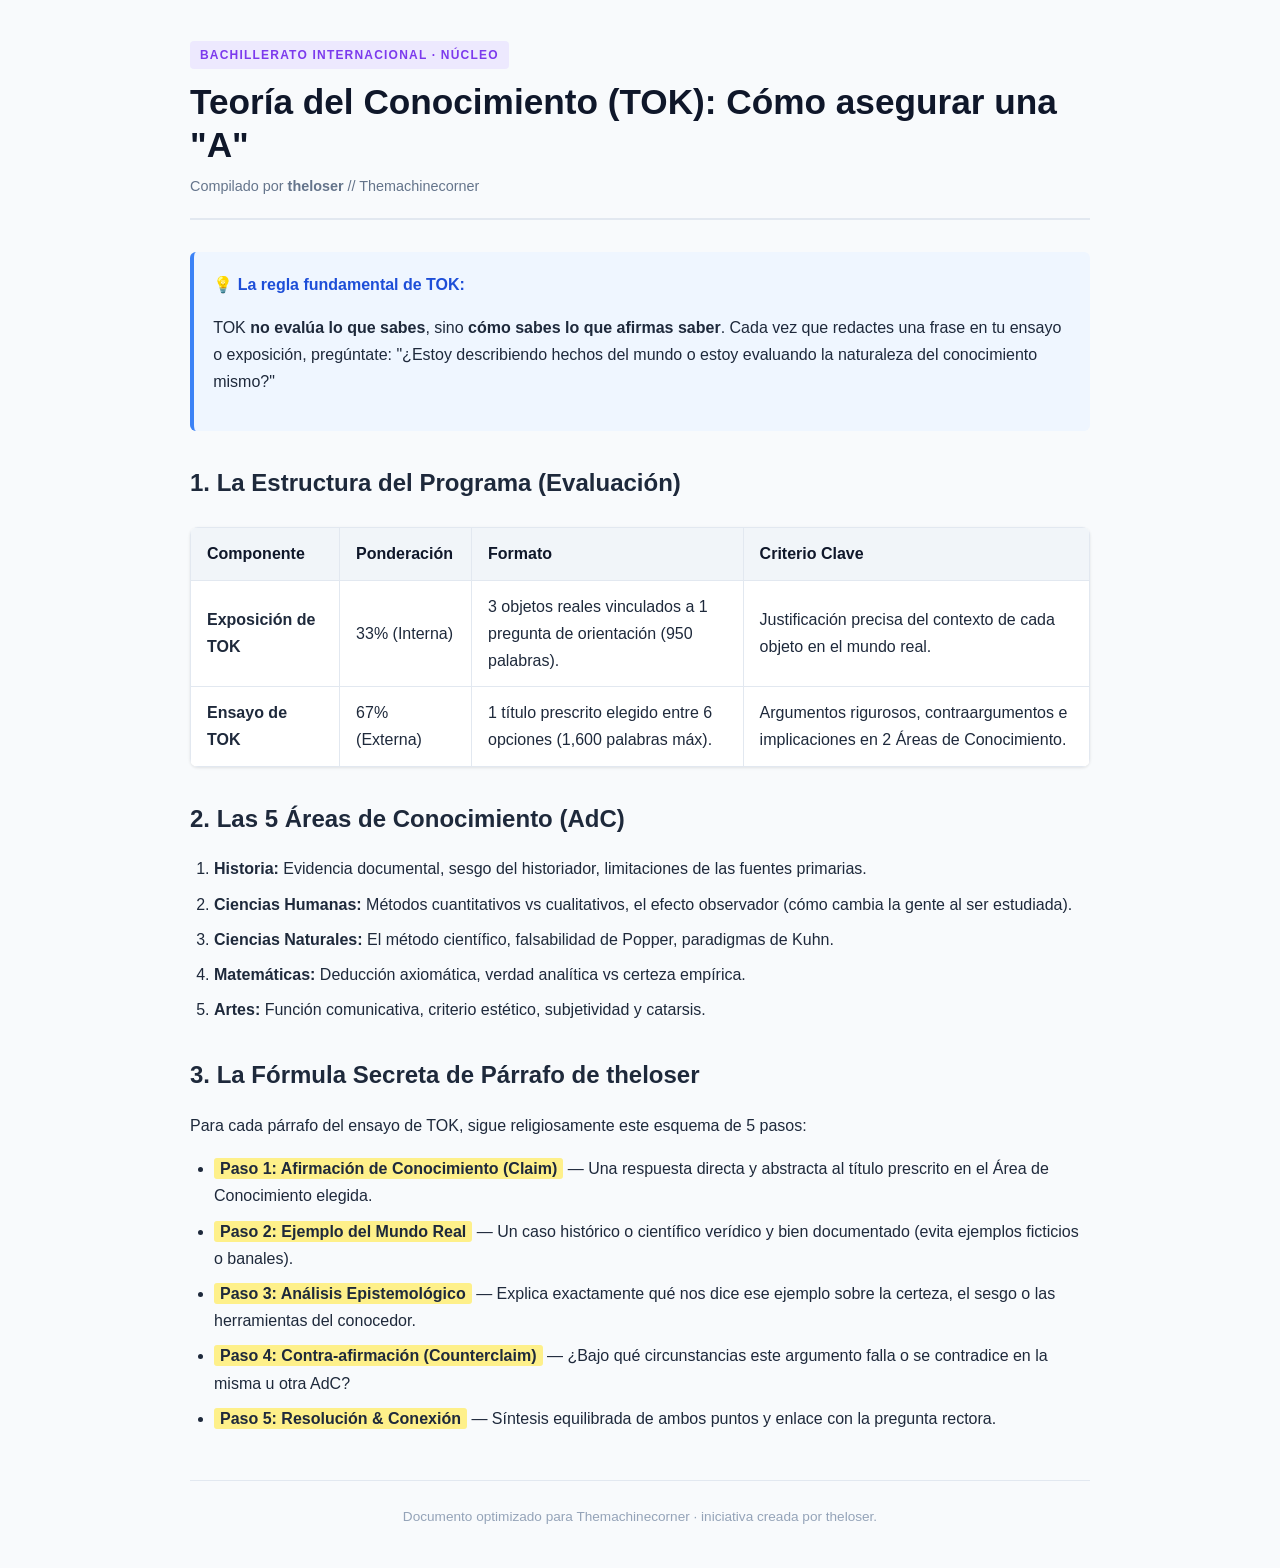
<file: materials/ib/tok_guia_esencial.html>
<!DOCTYPE html>
<html lang="es">
<head>
  <meta charset="UTF-8">
  <title>Teoría del Conocimiento (TOK) // Guía Táctica IB</title>
  <style>
    body {
      font-family: -apple-system, BlinkMacSystemFont, "Segoe UI", Roboto, Helvetica, Arial, sans-serif;
      line-height: 1.7;
      color: #1e293b;
      background: #f8fafc;
      padding: 2.5rem;
      max-width: 900px;
      margin: 0 auto;
    }
    .header-tag {
      font-size: 0.75rem;
      font-weight: 700;
      letter-spacing: 0.1em;
      text-transform: uppercase;
      color: #7c3aed;
      background: #ede9fe;
      display: inline-block;
      padding: 4px 10px;
      border-radius: 4px;
      margin-bottom: 0.75rem;
    }
    h1 {
      font-size: 2.2rem;
      color: #0f172a;
      margin-top: 0;
      margin-bottom: 0.5rem;
      line-height: 1.2;
    }
    .author-bar {
      color: #64748b;
      font-size: 0.9rem;
      border-bottom: 2px solid #e2e8f0;
      padding-bottom: 1.2rem;
      margin-bottom: 2rem;
    }
    .callout {
      background: #eff6ff;
      border-left: 4px solid #3b82f6;
      padding: 1.2rem;
      border-radius: 6px;
      margin: 1.5rem 0;
    }
    .callout-title {
      font-weight: 700;
      color: #1d4ed8;
      margin-bottom: 0.4rem;
    }
    h2 {
      font-size: 1.5rem;
      color: #1e293b;
      margin-top: 2rem;
      margin-bottom: 0.8rem;
    }
    h3 {
      font-size: 1.2rem;
      color: #334155;
    }
    ul, ol {
      padding-left: 1.5rem;
      margin-bottom: 1.5rem;
    }
    li {
      margin-bottom: 0.5rem;
    }
    table {
      width: 100%;
      border-collapse: collapse;
      margin: 1.5rem 0;
      background: #ffffff;
      border-radius: 8px;
      overflow: hidden;
      box-shadow: 0 1px 3px rgba(0,0,0,0.1);
    }
    th, td {
      border: 1px solid #e2e8f0;
      padding: 12px 16px;
      text-align: left;
    }
    th {
      background: #f1f5f9;
      color: #0f172a;
      font-weight: 600;
    }
    .highlight-badge {
      background: #fef08a;
      padding: 2px 6px;
      border-radius: 3px;
      font-weight: 600;
    }
    .footer-note {
      margin-top: 3rem;
      padding-top: 1.5rem;
      border-top: 1px solid #e2e8f0;
      font-size: 0.85rem;
      color: #94a3b8;
      text-align: center;
    }
  </style>
</head>
<body>
  <div class="header-tag">Bachillerato Internacional · Núcleo</div>
  <h1>Teoría del Conocimiento (TOK): Cómo asegurar una "A"</h1>
  <div class="author-bar">Compilado por <strong>theloser</strong> // Themachinecorner</div>

  <div class="callout">
    <div class="callout-title">💡 La regla fundamental de TOK:</div>
    <p>TOK <strong>no evalúa lo que sabes</strong>, sino <strong>cómo sabes lo que afirmas saber</strong>. Cada vez que redactes una frase en tu ensayo o exposición, pregúntate: "¿Estoy describiendo hechos del mundo o estoy evaluando la naturaleza del conocimiento mismo?"</p>
  </div>

  <h2>1. La Estructura del Programa (Evaluación)</h2>
  <table>
    <thead>
      <tr>
        <th>Componente</th>
        <th>Ponderación</th>
        <th>Formato</th>
        <th>Criterio Clave</th>
      </tr>
    </thead>
    <tbody>
      <tr>
        <td><strong>Exposición de TOK</strong></td>
        <td>33% (Interna)</td>
        <td>3 objetos reales vinculados a 1 pregunta de orientación (950 palabras).</td>
        <td>Justificación precisa del contexto de cada objeto en el mundo real.</td>
      </tr>
      <tr>
        <td><strong>Ensayo de TOK</strong></td>
        <td>67% (Externa)</td>
        <td>1 título prescrito elegido entre 6 opciones (1,600 palabras máx).</td>
        <td>Argumentos rigurosos, contraargumentos e implicaciones en 2 Áreas de Conocimiento.</td>
      </tr>
    </tbody>
  </table>

  <h2>2. Las 5 Áreas de Conocimiento (AdC)</h2>
  <ol>
    <li><strong>Historia:</strong> Evidencia documental, sesgo del historiador, limitaciones de las fuentes primarias.</li>
    <li><strong>Ciencias Humanas:</strong> Métodos cuantitativos vs cualitativos, el efecto observador (cómo cambia la gente al ser estudiada).</li>
    <li><strong>Ciencias Naturales:</strong> El método científico, falsabilidad de Popper, paradigmas de Kuhn.</li>
    <li><strong>Matemáticas:</strong> Deducción axiomática, verdad analítica vs certeza empírica.</li>
    <li><strong>Artes:</strong> Función comunicativa, criterio estético, subjetividad y catarsis.</li>
  </ol>

  <h2>3. La Fórmula Secreta de Párrafo de theloser</h2>
  <p>Para cada párrafo del ensayo de TOK, sigue religiosamente este esquema de 5 pasos:</p>
  <ul>
    <li><span class="highlight-badge">Paso 1: Afirmación de Conocimiento (Claim)</span> — Una respuesta directa y abstracta al título prescrito en el Área de Conocimiento elegida.</li>
    <li><span class="highlight-badge">Paso 2: Ejemplo del Mundo Real</span> — Un caso histórico o científico verídico y bien documentado (evita ejemplos ficticios o banales).</li>
    <li><span class="highlight-badge">Paso 3: Análisis Epistemológico</span> — Explica exactamente qué nos dice ese ejemplo sobre la certeza, el sesgo o las herramientas del conocedor.</li>
    <li><span class="highlight-badge">Paso 4: Contra-afirmación (Counterclaim)</span> — ¿Bajo qué circunstancias este argumento falla o se contradice en la misma u otra AdC?</li>
    <li><span class="highlight-badge">Paso 5: Resolución & Conexión</span> — Síntesis equilibrada de ambos puntos y enlace con la pregunta rectora.</li>
  </ul>

  <div class="footer-note">
    Documento optimizado para Themachinecorner · iniciativa creada por theloser.
  </div>
</body>
</html>
</file>
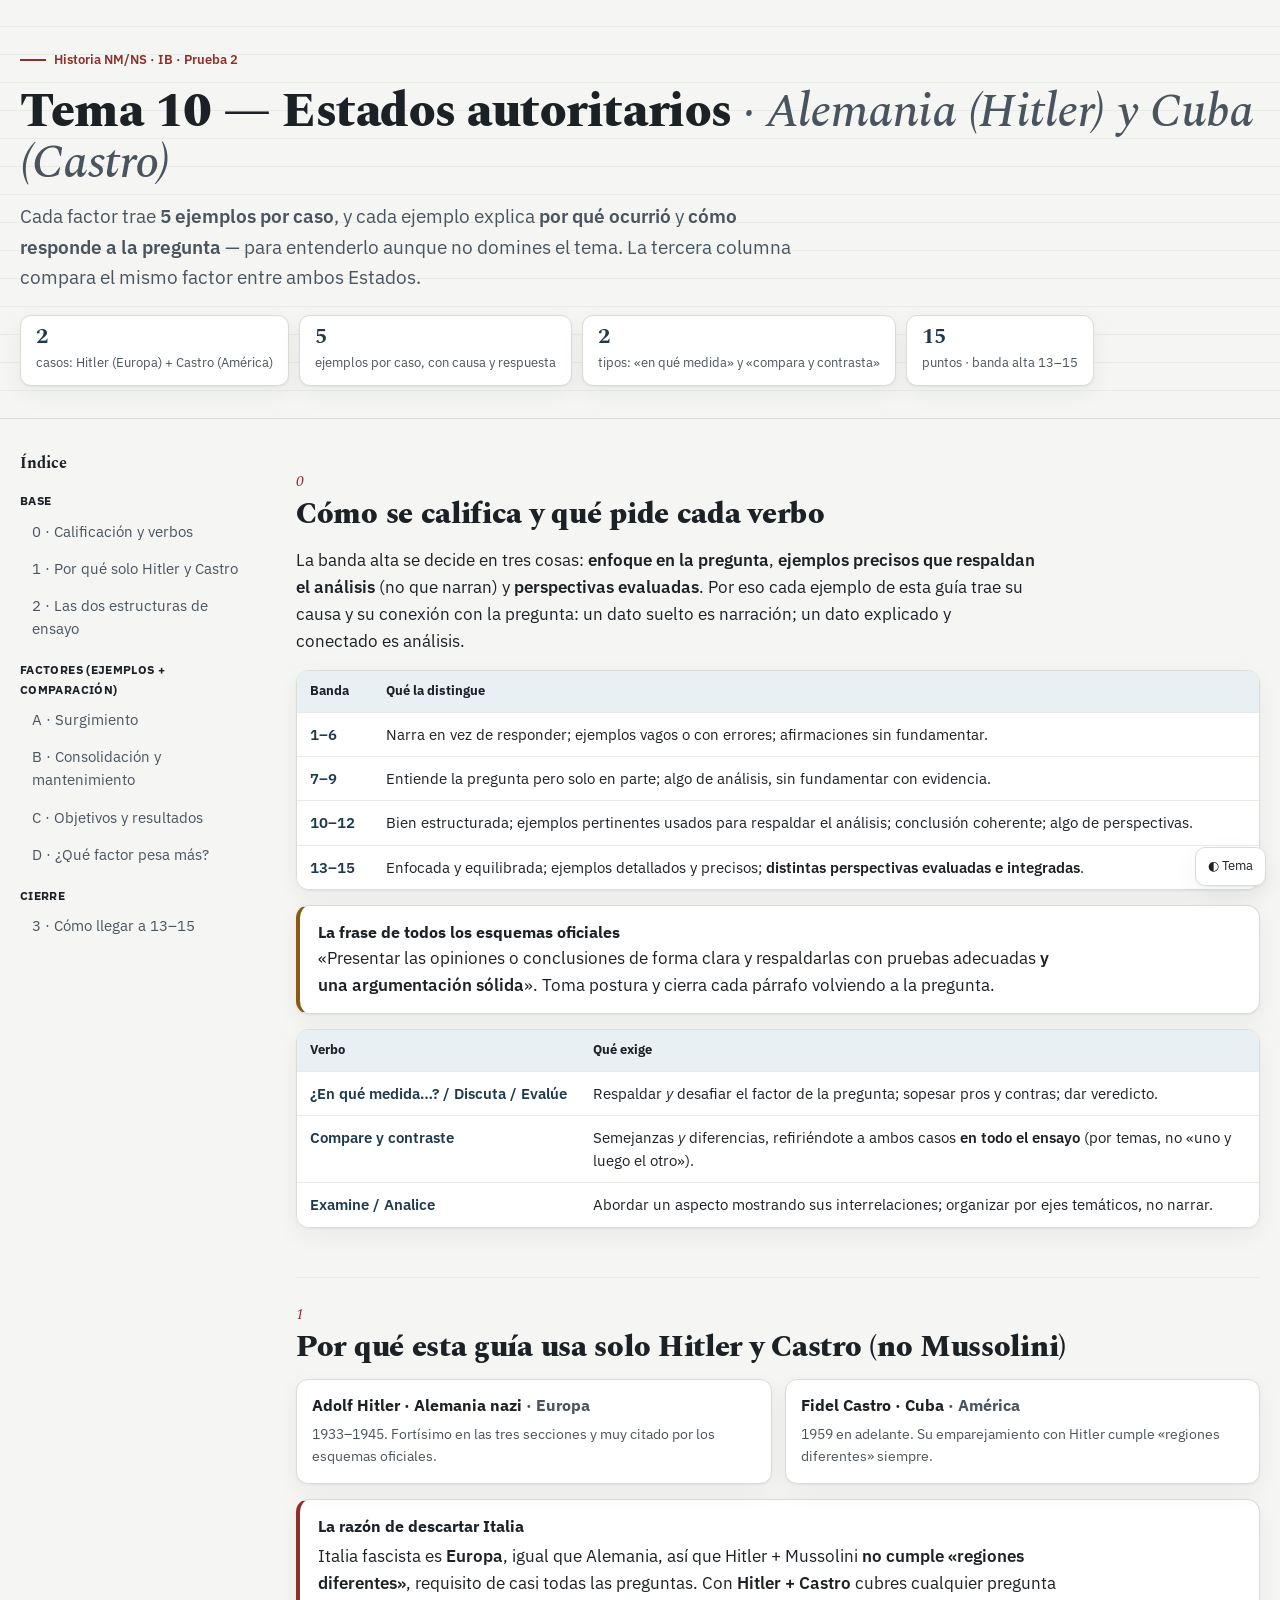
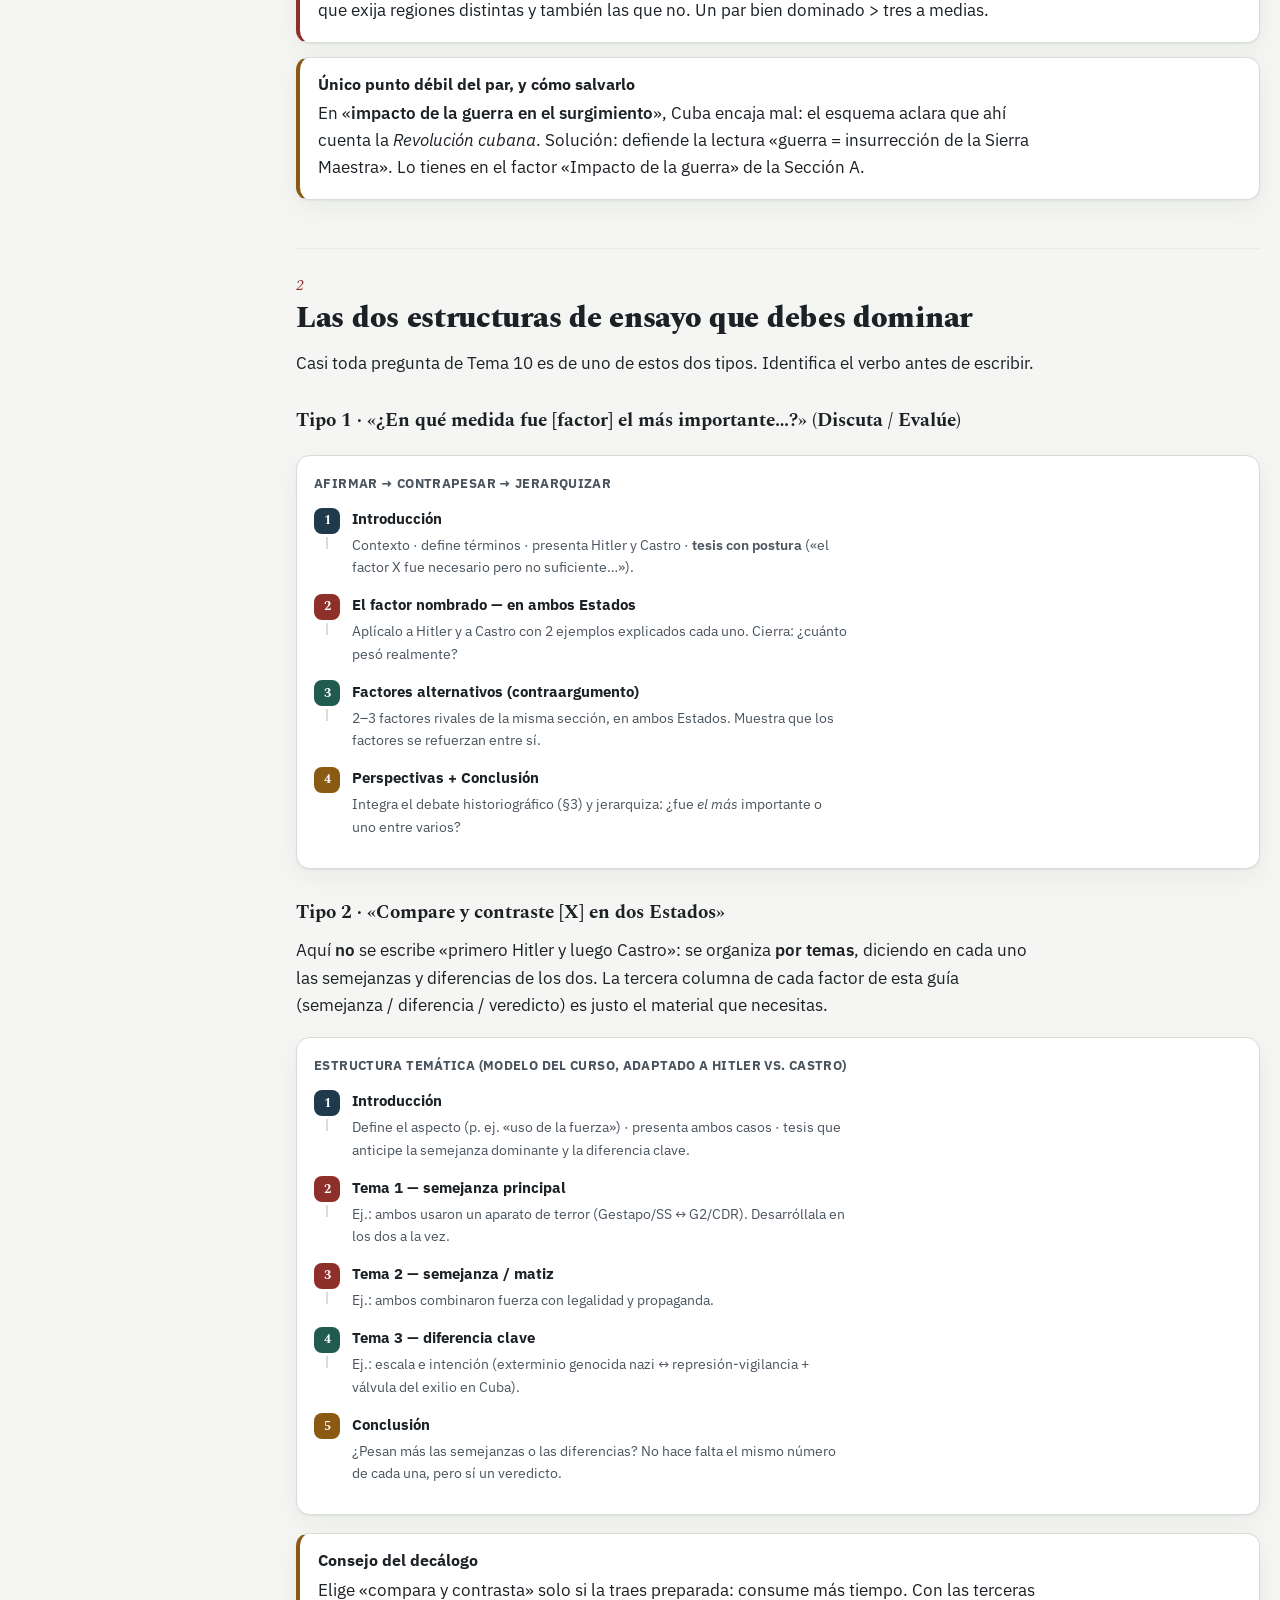
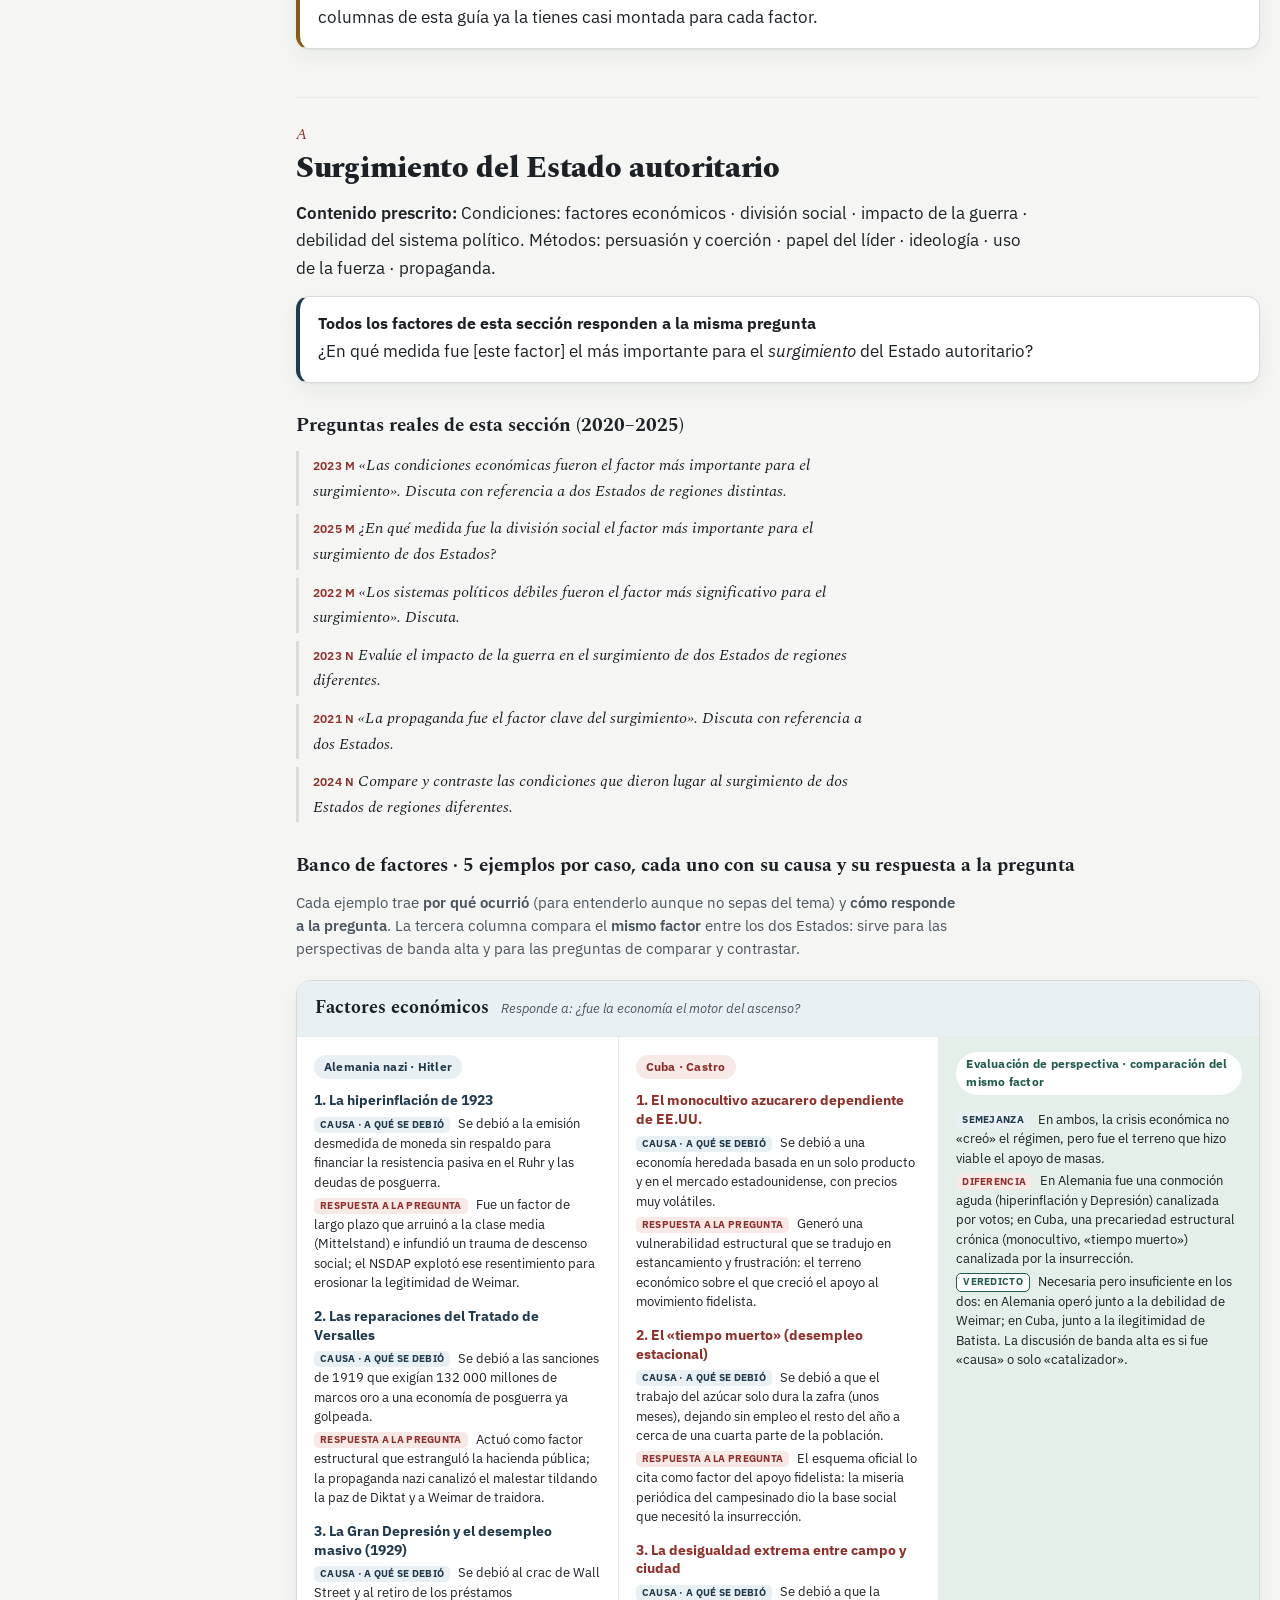
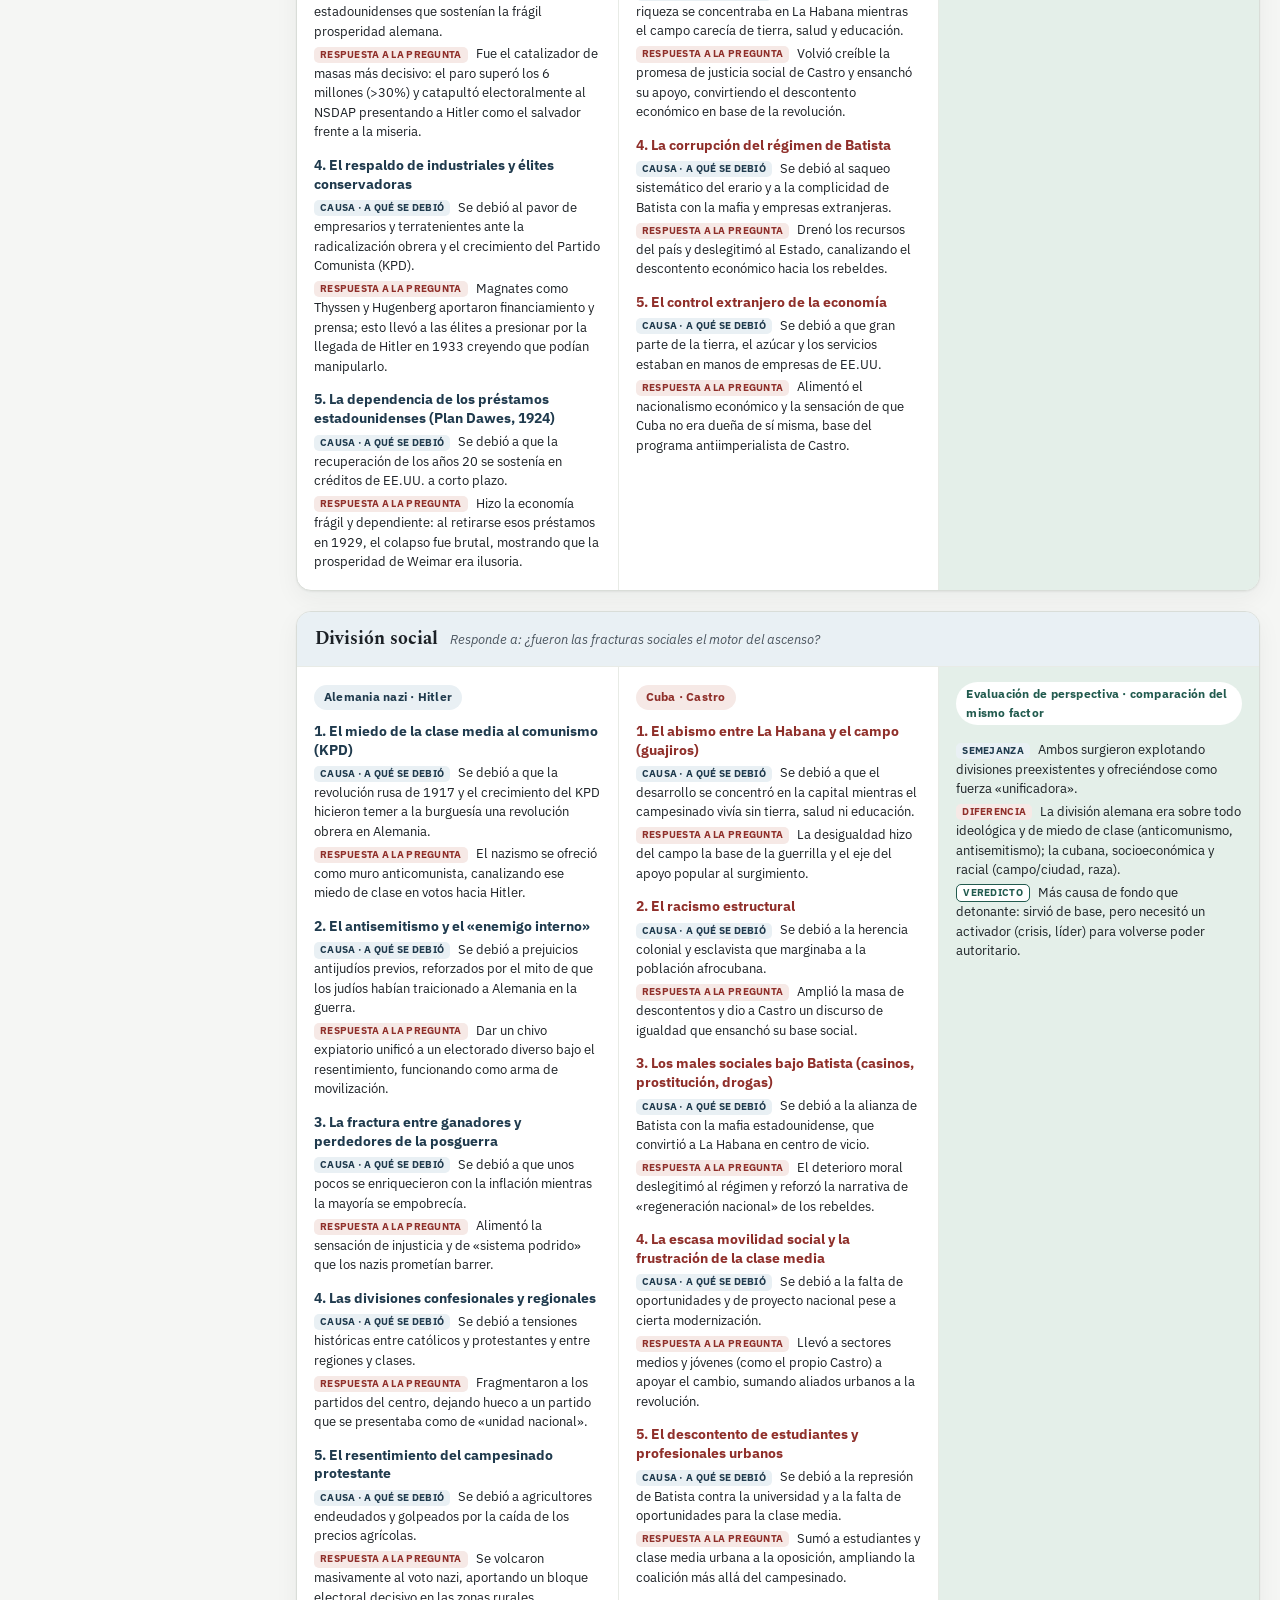
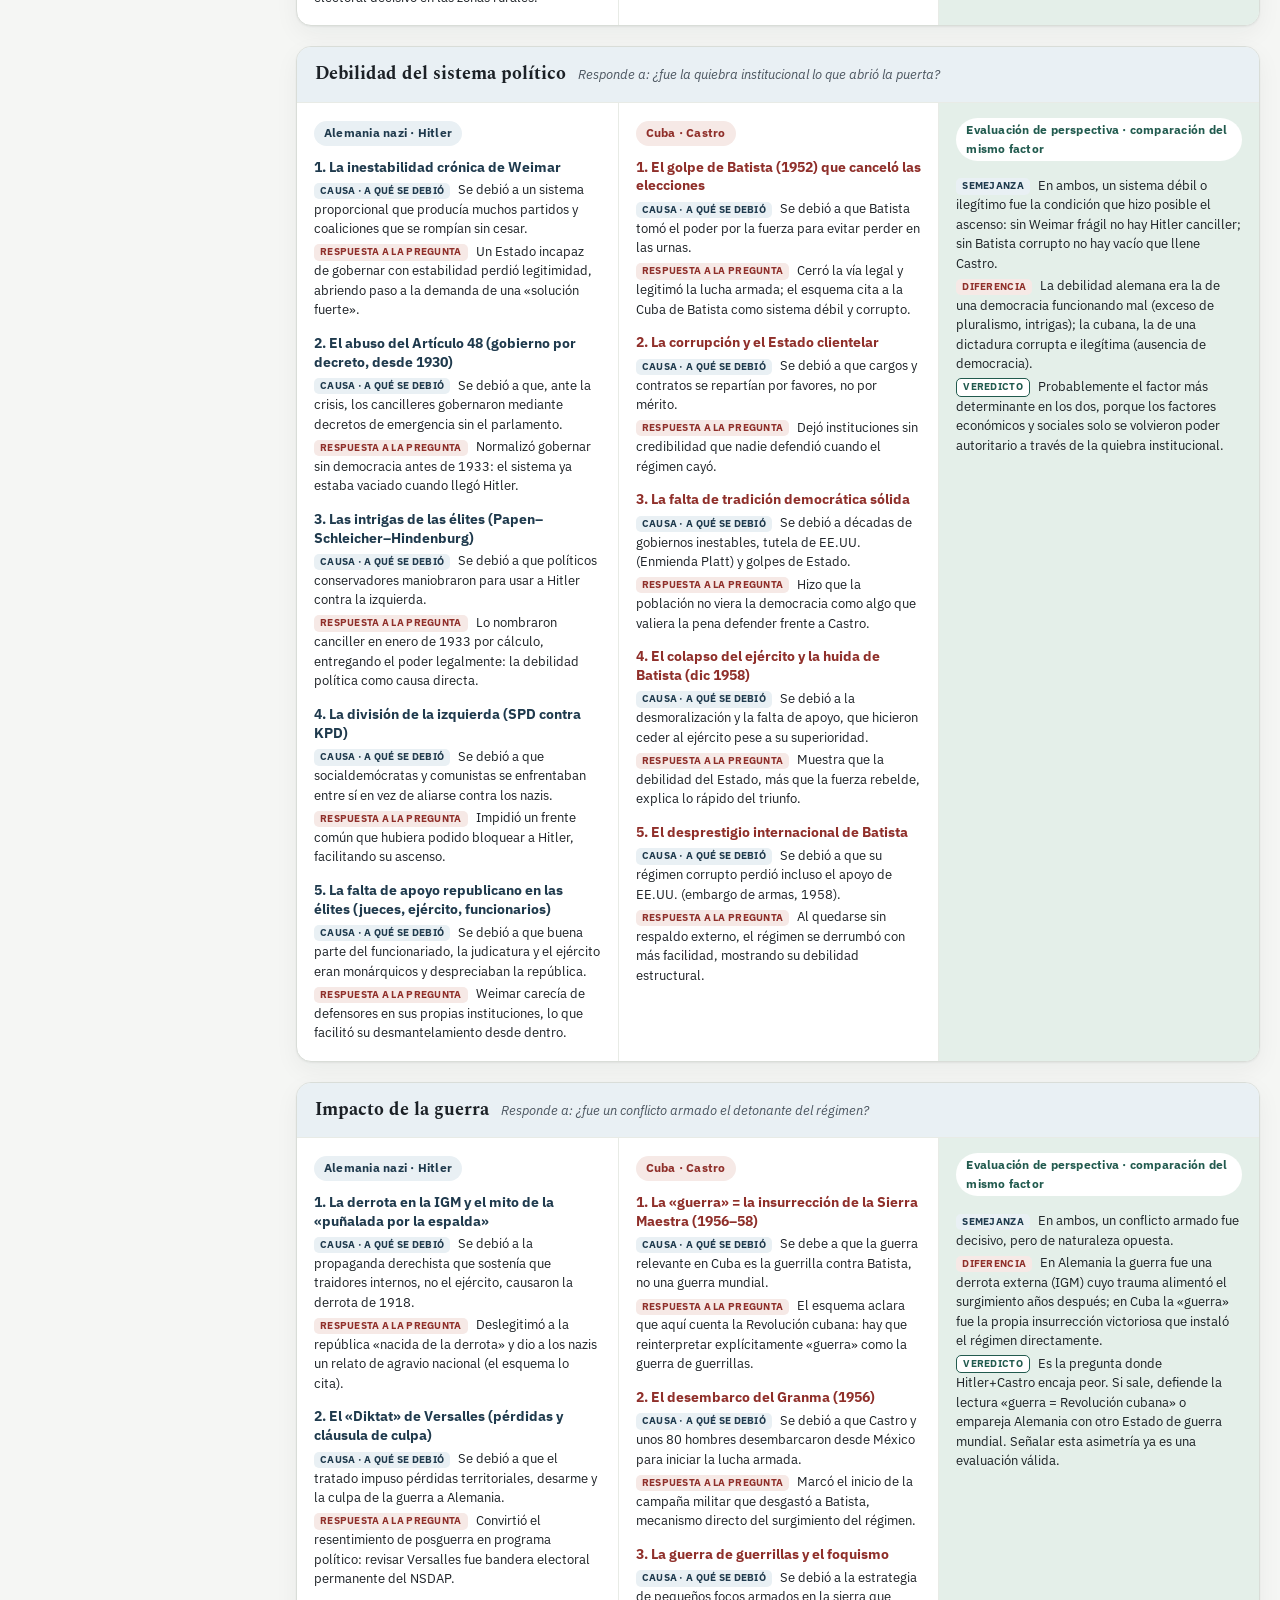
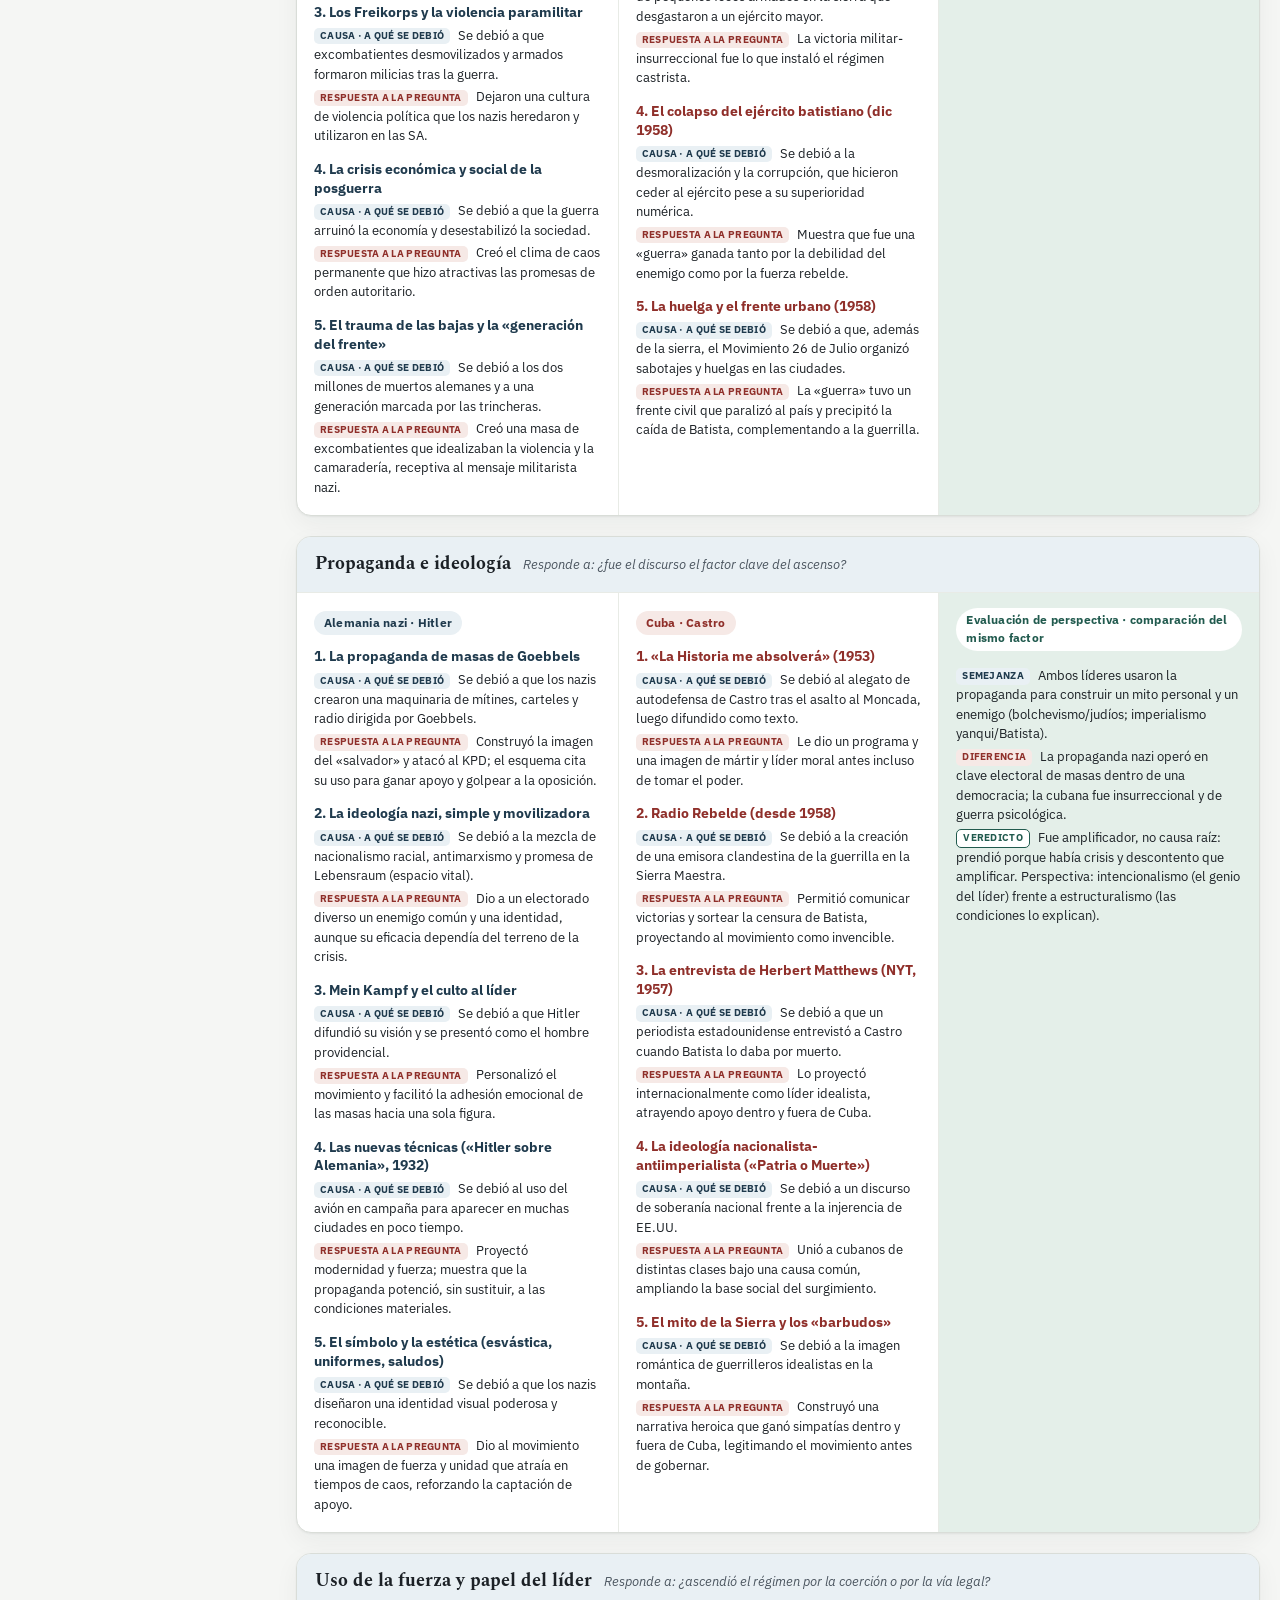
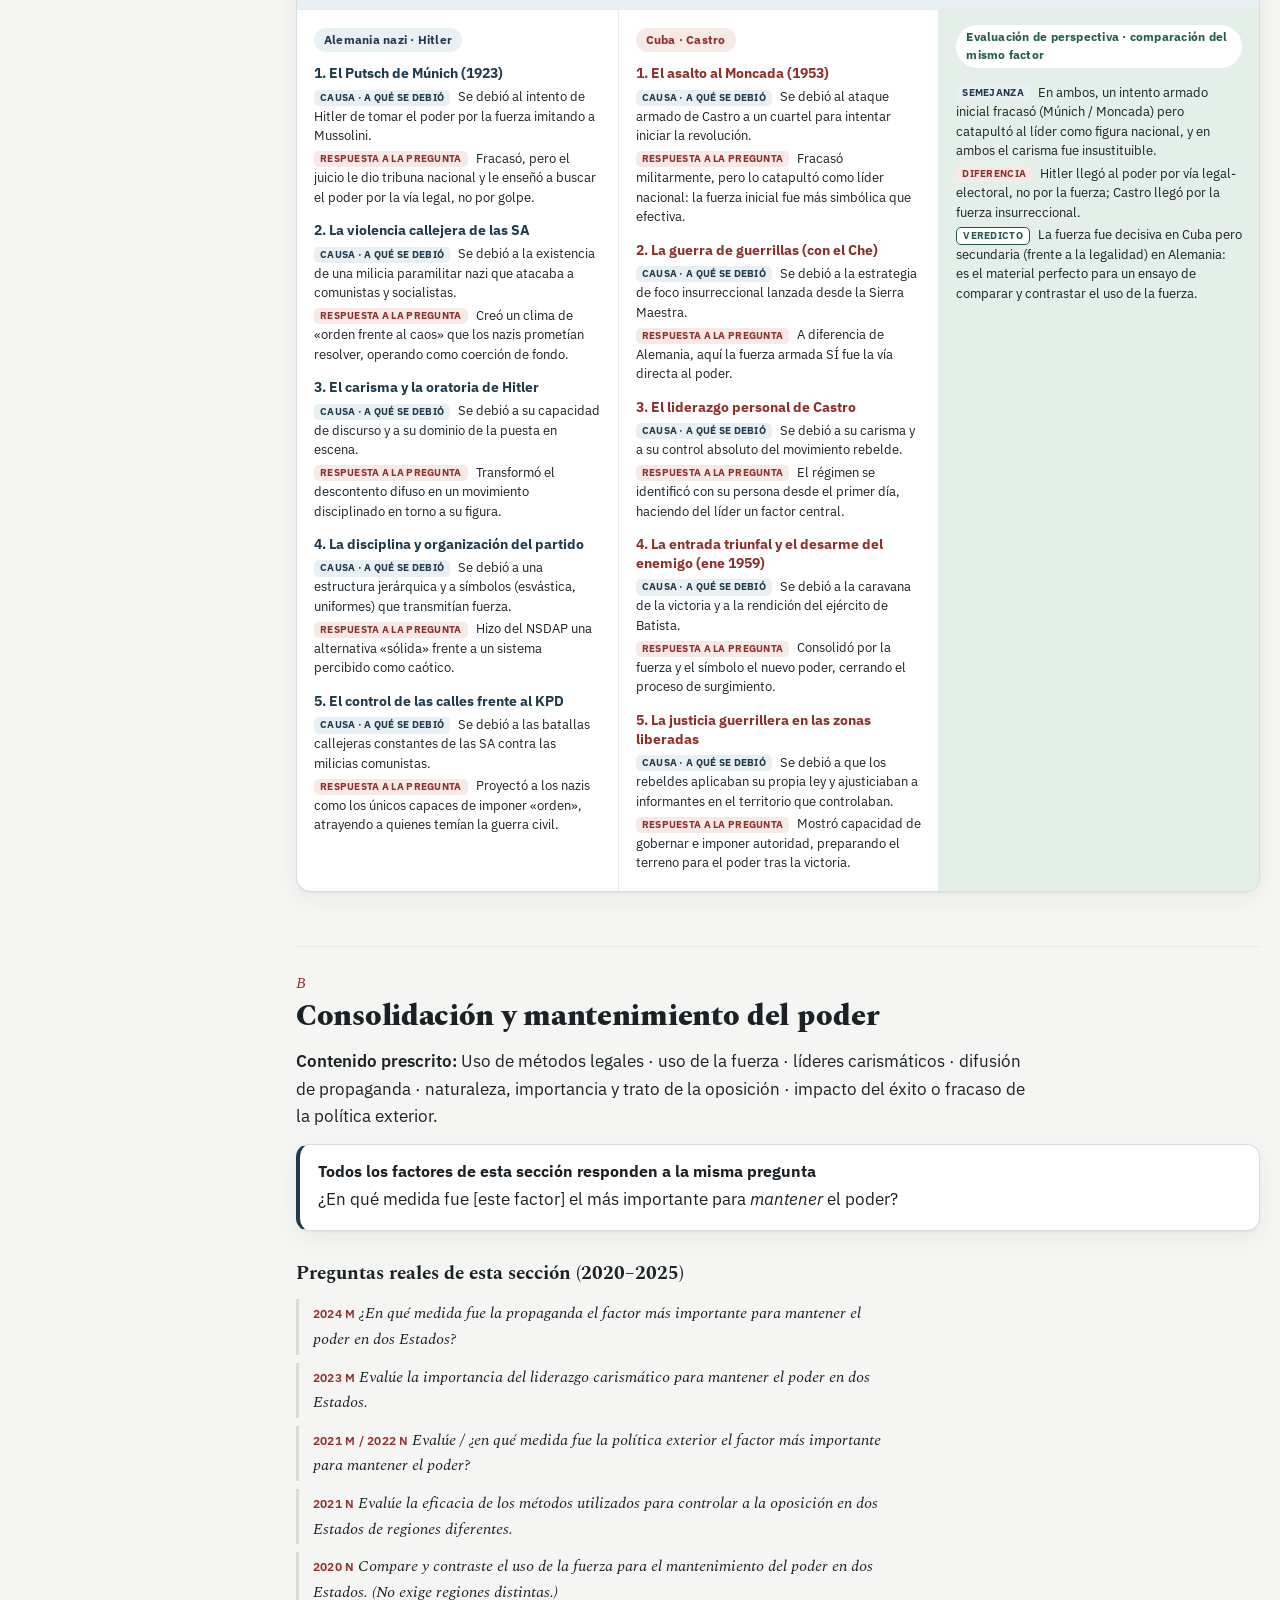
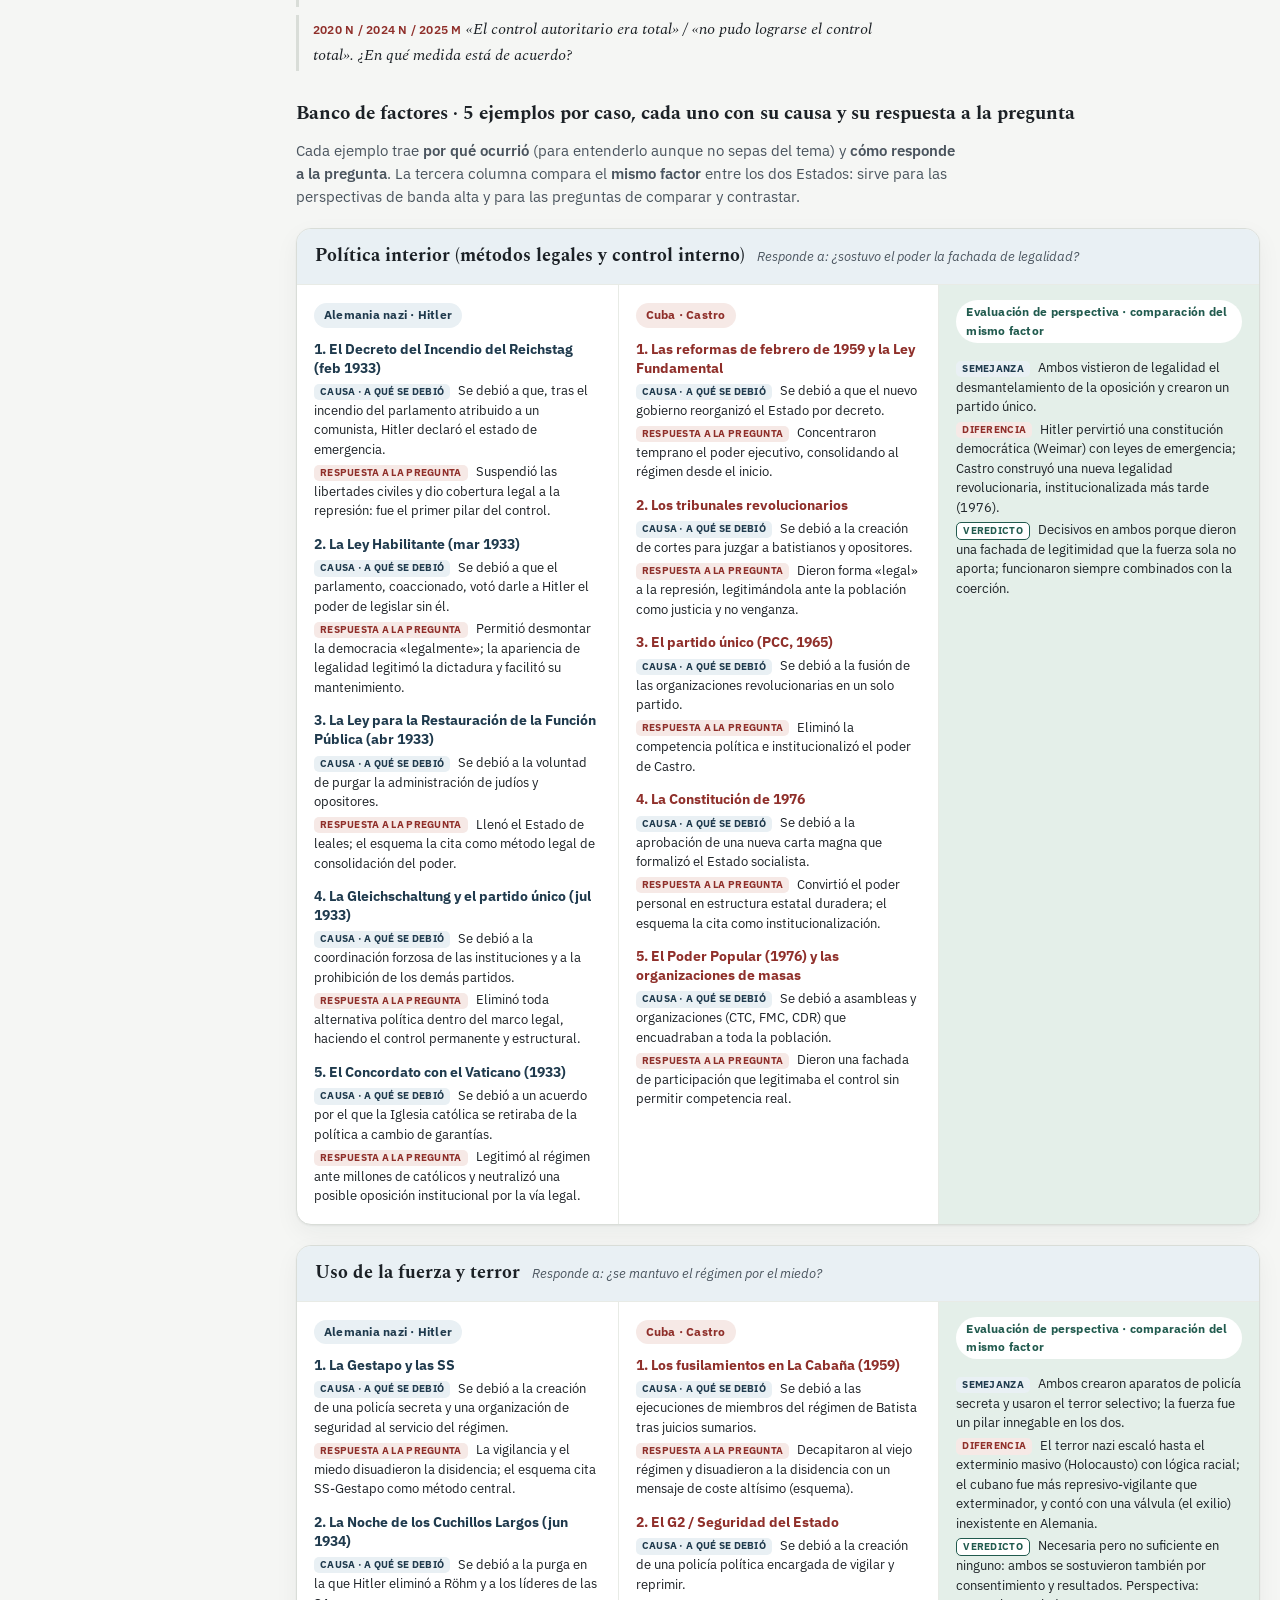
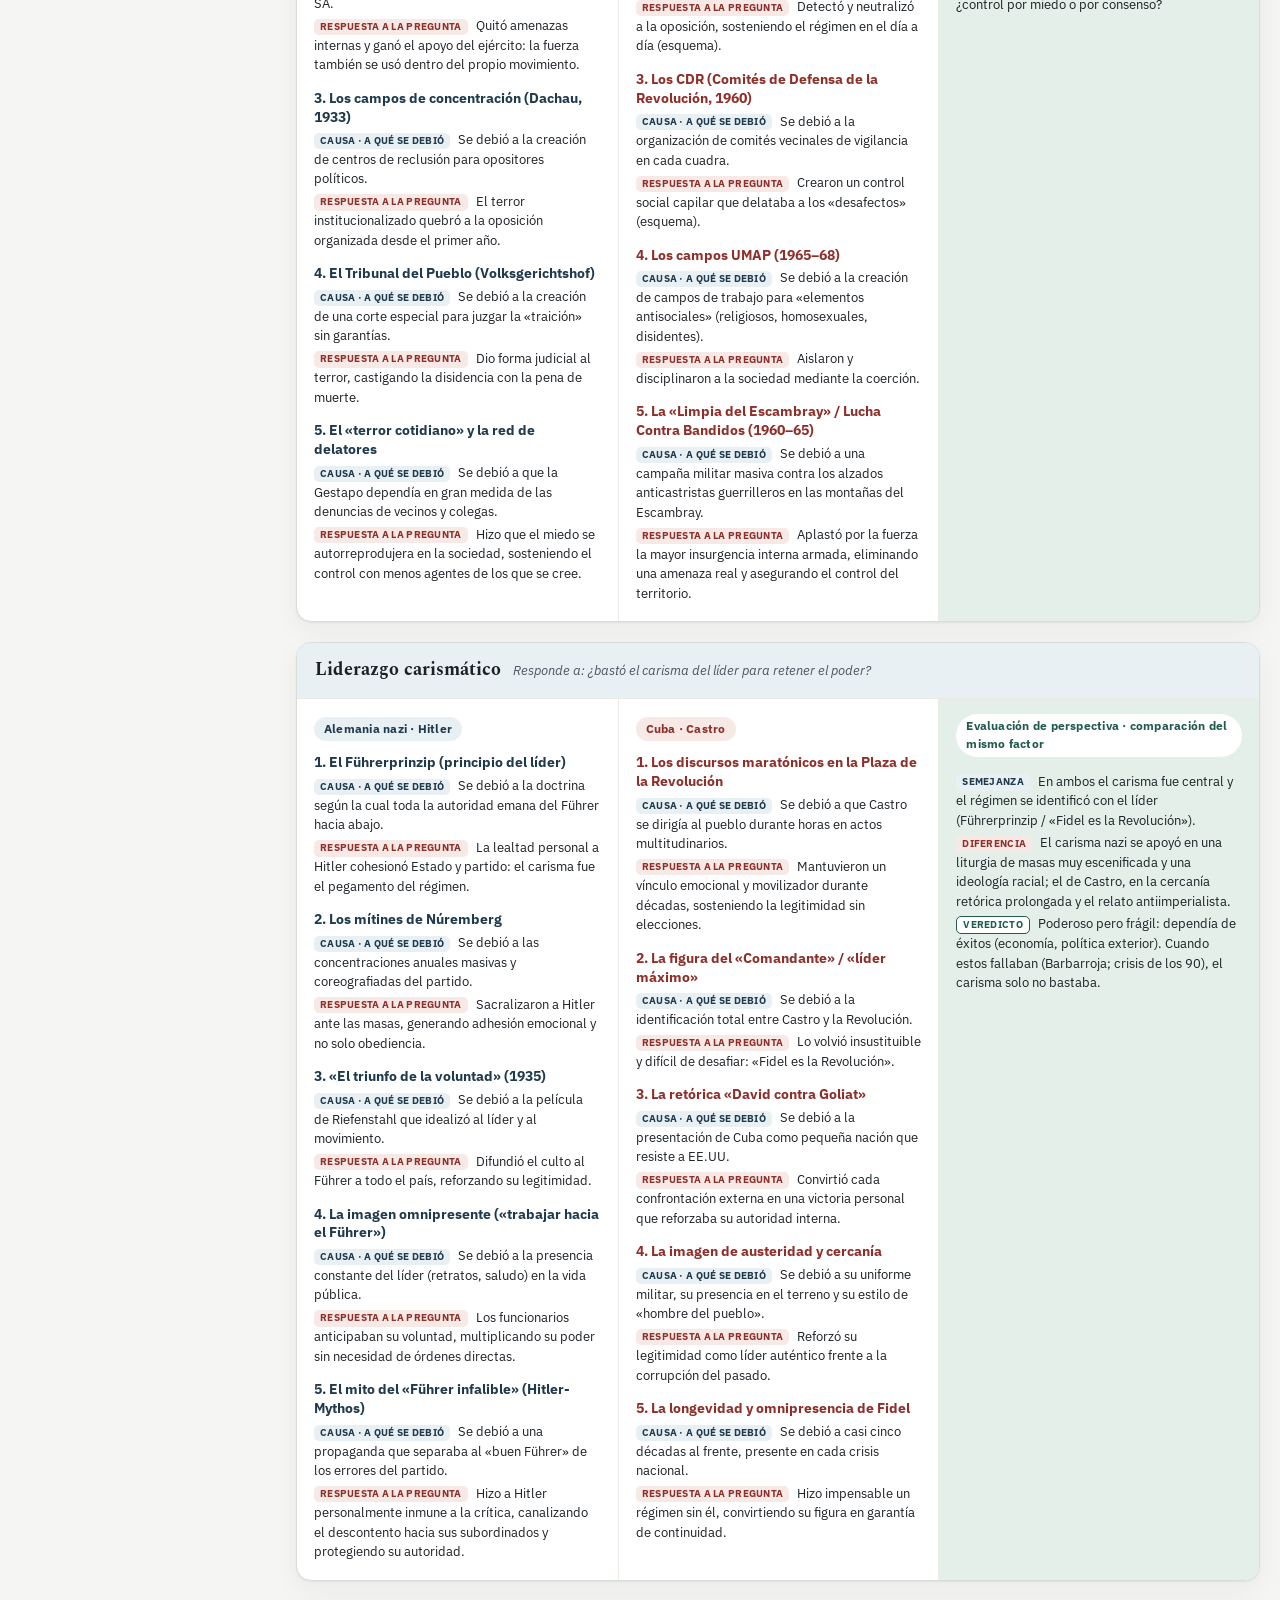
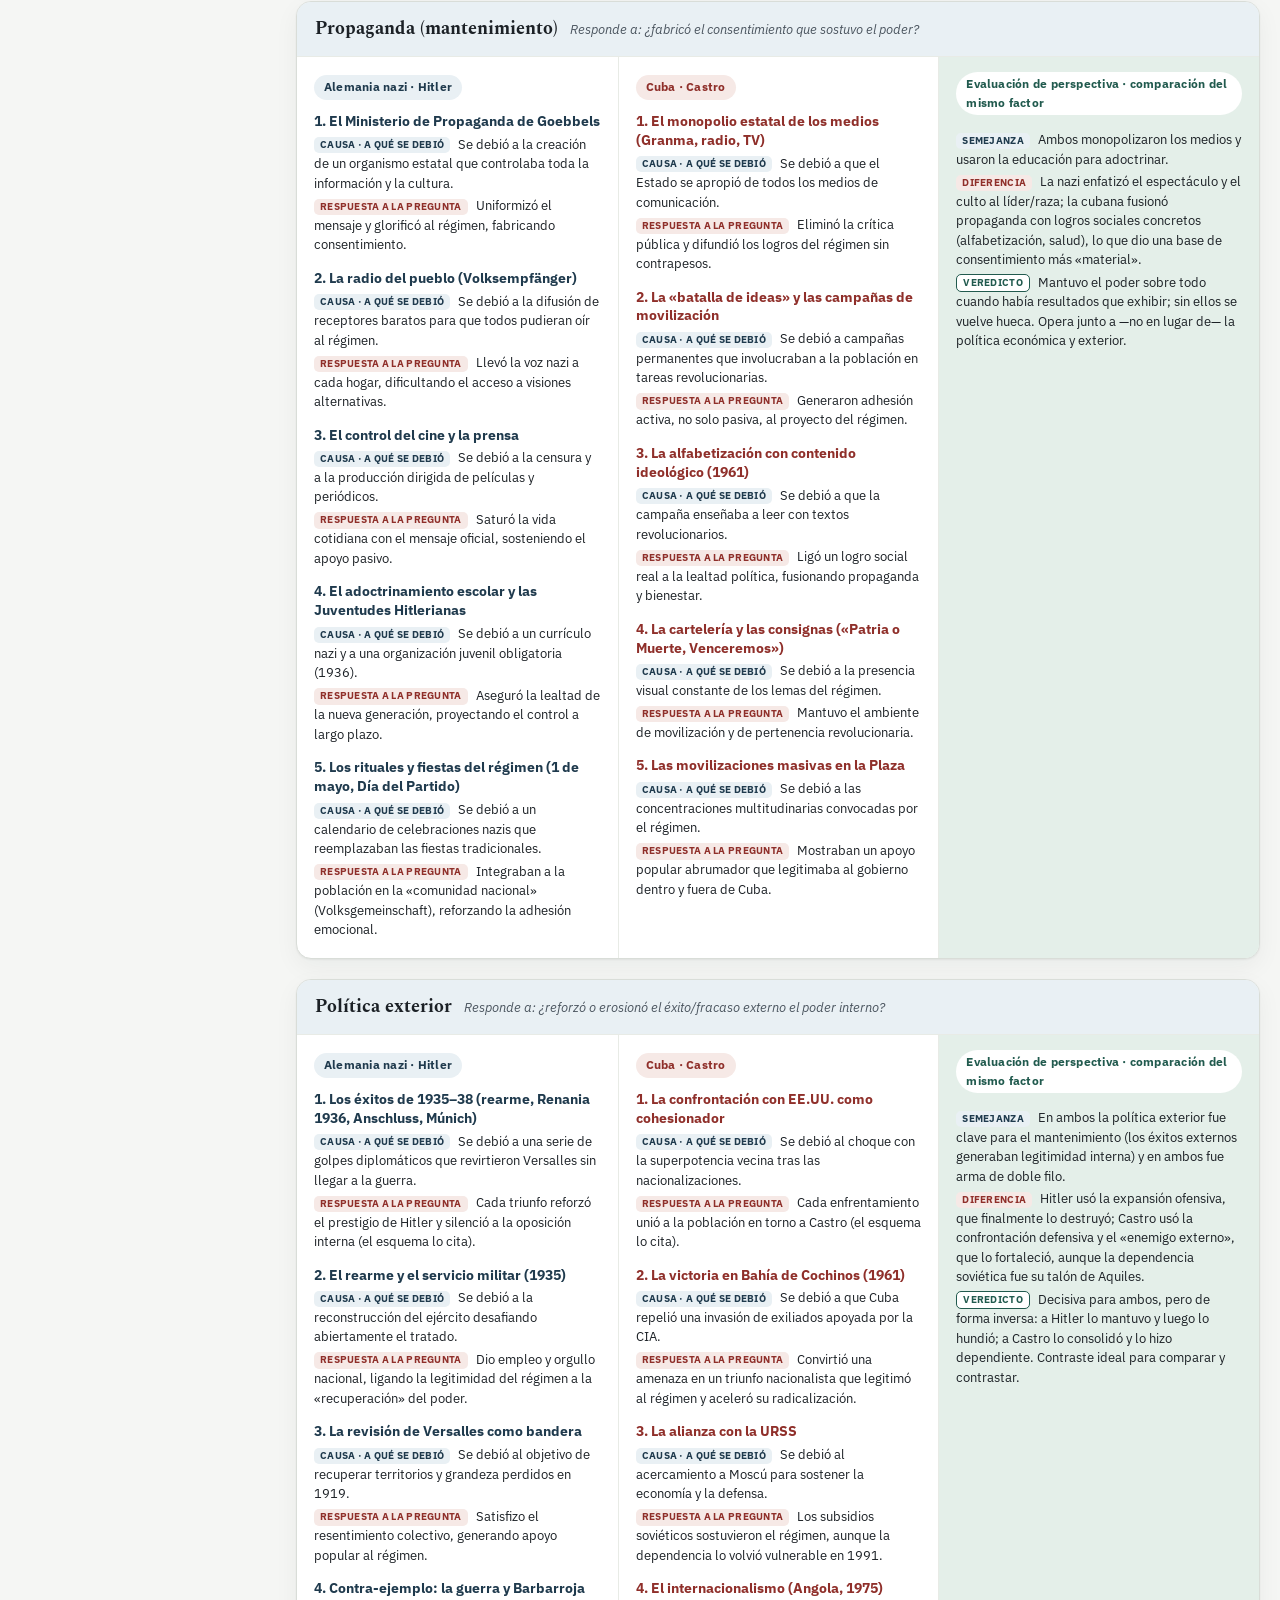
<file: materials/ib/HISTORIA/Prueba 2 · Tema 10 — Estados autoritarios · Hitler vs. Castro.html>
<!DOCTYPE html><html lang="es"><head><meta charset="UTF-8"><meta name="viewport" content="width=device-width, initial-scale=1.0">
<title>Prueba 2 · Tema 10 — Estados autoritarios · Hitler vs. Castro</title>
<link rel="preconnect" href="https://fonts.googleapis.com"><link rel="preconnect" href="https://fonts.gstatic.com" crossorigin>
<link href="https://fonts.googleapis.com/css2?family=Spectral:ital,wght@0,400;0,600;0,800;1,500&family=IBM+Plex+Sans:wght@400;500;600;700&display=swap" rel="stylesheet">
<style>
:root{--paper:#f5f6f4;--card:#ffffff;--ink:#1c2126;--ink-soft:#4a545e;--line:#d9ddd8;--line-soft:#e8ebe6;
--al:#1f3a4d;--al-bg:#e9f0f4;--cu:#8f2f2a;--cu-bg:#f6e9e6;--ev:#215a4e;--ev-bg:#e4efe9;--amber:#8a5a12;--amber-bg:#f4ecdc;
--shadow:0 1px 2px rgba(28,33,38,.06),0 8px 24px rgba(28,33,38,.05);--maxw:74ch}
@media (prefers-color-scheme:dark){:root:not([data-theme="light"]){--paper:#14171a;--card:#1c2024;--ink:#e7eae7;--ink-soft:#a7b0b4;--line:#2c3238;--line-soft:#242a2f;--al:#8fb7cf;--al-bg:#18262f;--cu:#e08a80;--cu-bg:#31201e;--ev:#7fc3ac;--ev-bg:#172a24;--amber:#d6ab63;--amber-bg:#2a2417;--shadow:0 1px 2px rgba(0,0,0,.3),0 8px 24px rgba(0,0,0,.25)}}
:root[data-theme="dark"]{--paper:#14171a;--card:#1c2024;--ink:#e7eae7;--ink-soft:#a7b0b4;--line:#2c3238;--line-soft:#242a2f;--al:#8fb7cf;--al-bg:#18262f;--cu:#e08a80;--cu-bg:#31201e;--ev:#7fc3ac;--ev-bg:#172a24;--amber:#d6ab63;--amber-bg:#2a2417;--shadow:0 1px 2px rgba(0,0,0,.3),0 8px 24px rgba(0,0,0,.25)}
*{box-sizing:border-box}html{scroll-behavior:smooth}
body{margin:0;background:var(--paper);color:var(--ink);font-family:"IBM Plex Sans",system-ui,-apple-system,Segoe UI,Roboto,sans-serif;font-size:17px;line-height:1.6;-webkit-font-smoothing:antialiased}
.wrap{max-width:1300px;margin:0 auto;padding:0 20px;display:grid;grid-template-columns:1fr;gap:0}
@media(min-width:1060px){.wrap{grid-template-columns:236px minmax(0,1fr);gap:40px;align-items:start}nav.toc{position:sticky;top:0;max-height:100vh;overflow-y:auto;padding:26px 0}}
header.hero{border-bottom:1px solid var(--line);background:repeating-linear-gradient(0deg,transparent,transparent 27px,var(--line-soft) 27px,var(--line-soft) 28px)}
.hero-inner{max-width:1300px;margin:0 auto;padding:42px 20px 32px}
.kicker{font-size:13px;color:var(--cu);font-weight:600;display:inline-flex;align-items:center;gap:8px;margin:0 0 12px}.kicker::before{content:"";width:26px;height:2px;background:var(--cu);display:inline-block}
h1{font-family:"Spectral",Georgia,serif;font-weight:800;font-size:clamp(30px,5vw,48px);line-height:1.05;margin:.1em 0 .28em;letter-spacing:-.01em}h1 em{font-style:italic;font-weight:500;color:var(--ink-soft)}
.lede{font-size:clamp(16px,2vw,19px);color:var(--ink-soft);max-width:72ch;margin:0}
.facts{display:flex;flex-wrap:wrap;gap:10px;margin-top:22px}
.fact{background:var(--card);border:1px solid var(--line);border-radius:11px;padding:10px 15px;box-shadow:var(--shadow);min-width:120px}
.fact b{font-family:"Spectral",serif;font-size:22px;display:block;line-height:1;color:var(--al)}.fact span{font-size:12.5px;color:var(--ink-soft)}
nav.toc ol{list-style:none;margin:0;padding:0;font-size:14.5px}
nav.toc a{color:var(--ink-soft);text-decoration:none;display:block;padding:5px 10px;border-left:2px solid transparent;border-radius:0 6px 6px 0}
nav.toc a:hover{color:var(--ink);background:var(--al-bg);border-left-color:var(--al)}
nav.toc .grp{font-weight:700;color:var(--ink);margin:15px 0 3px;font-size:12px;letter-spacing:.03em;text-transform:uppercase}
nav.toc .tt{font-family:"Spectral",serif;font-weight:700;font-size:16px;margin:6px 0 12px}
main{padding:26px 0 90px;min-width:0}
section{scroll-margin-top:18px;margin:0 0 10px;padding:24px 0;border-top:1px solid var(--line-soft)}section:first-of-type{border-top:none}
.snum{font-family:"Spectral",serif;font-style:italic;color:var(--cu);font-size:16px}
h2{font-family:"Spectral",serif;font-weight:800;font-size:clamp(23px,3.3vw,30px);line-height:1.12;margin:.12em 0 .5em;letter-spacing:-.01em}
h3{font-family:"Spectral",serif;font-weight:700;font-size:19px;margin:1.5em 0 .5em}
h4{font-size:15.5px;font-weight:700;margin:0}
p{margin:.5em 0;max-width:var(--maxw)}main a{color:var(--cu)}strong{font-weight:600}.muted{color:var(--ink-soft)}
ul,ol{max-width:var(--maxw);padding-left:1.15em}li{margin:.28em 0}
.box{border:1px solid var(--line);background:var(--card);border-radius:13px;padding:14px 18px;margin:14px 0;box-shadow:var(--shadow)}
.box.nav{border-left:4px solid var(--al)}.box.cu{border-left:4px solid var(--cu)}.box.ev{border-left:4px solid var(--ev)}.box.amber{border-left:4px solid var(--amber)}
.q{font-family:"Spectral",serif;font-size:16px;font-style:italic;border-left:3px solid var(--line);padding:2px 0 2px 14px;margin:8px 0;color:var(--ink)}
.q b{font-style:normal;font-weight:600;color:var(--cu);font-family:"IBM Plex Sans",sans-serif;font-size:11.5px;letter-spacing:.02em}
.factor{margin:20px 0;border:1px solid var(--line);border-radius:15px;background:var(--card);box-shadow:var(--shadow);overflow:hidden}
.fhead{padding:13px 18px;border-bottom:1px solid var(--line-soft);display:flex;flex-wrap:wrap;align-items:baseline;gap:6px 12px;background:var(--al-bg)}
.fhead h4{font-family:"Spectral",serif;font-size:18px;color:var(--ink)}.fresp{font-size:13px;color:var(--ink-soft);font-style:italic}
.fcols{display:grid;grid-template-columns:1fr;gap:0}
@media(min-width:900px){.fcols{grid-template-columns:1fr 1fr 1fr}}
.fcol{padding:15px 17px;border-top:1px solid var(--line-soft)}
@media(min-width:900px){.fcol{border-top:none;border-left:1px solid var(--line-soft)}.fcol:first-child{border-left:none}}
.ctag{font-size:11.5px;font-weight:700;letter-spacing:.02em;padding:3px 10px;border-radius:999px;display:inline-block;margin-bottom:12px}
.fcol.al .ctag{background:var(--al-bg);color:var(--al)}.fcol.cu .ctag{background:var(--cu-bg);color:var(--cu)}
.fcol.ev{background:var(--ev-bg)}.fcol.ev .ctag{background:var(--card);color:var(--ev)}
.exp{margin:0 0 14px}.exp:last-child{margin-bottom:0}
.exlead{font-size:14px;font-weight:700;line-height:1.35;margin-bottom:4px}
.fcol.al .exlead{color:var(--al)}.fcol.cu .exlead{color:var(--cu)}
.sub{font-size:13px;line-height:1.5;color:var(--ink);margin:3px 0}
.sl{display:inline-block;font-size:9.5px;font-weight:700;letter-spacing:.03em;text-transform:uppercase;padding:1px 6px;border-radius:5px;margin-right:5px;vertical-align:middle}
.sl.c1{background:var(--al-bg);color:var(--al)}.sl.c2{background:var(--cu-bg);color:var(--cu)}
.lbl{display:inline-block;font-size:9.5px;font-weight:700;letter-spacing:.03em;text-transform:uppercase;padding:1px 6px;border-radius:5px;margin-right:5px;vertical-align:middle}
.lbl.sm{background:var(--al-bg);color:var(--al)}.lbl.df{background:var(--cu-bg);color:var(--cu)}.lbl.jz{background:var(--card);color:var(--ev);border:1px solid var(--ev)}
.flow{margin:18px 0;border:1px solid var(--line);border-radius:14px;background:var(--card);padding:17px;box-shadow:var(--shadow)}
.flow .ftitle{font-size:12.5px;font-weight:700;letter-spacing:.03em;text-transform:uppercase;color:var(--ink-soft);margin:0 0 13px}
.step{display:flex;gap:12px;align-items:flex-start}
.rail{display:flex;flex-direction:column;align-items:center;flex:0 0 auto;padding-top:2px}
.dot{width:26px;height:26px;border-radius:8px;display:grid;place-items:center;font-weight:700;font-size:13px;color:#fff;font-family:"Spectral",serif}
.line{width:2px;flex:1;background:var(--line);margin:3px 0;min-height:12px}.step:last-child .line{display:none}
.sbody{padding-bottom:11px}.sbody h5{margin:.1em 0 .2em;font-size:15px;font-weight:700}.sbody p{margin:.15em 0;font-size:14px;color:var(--ink-soft);max-width:62ch}
.d-al{background:var(--al)}.d-cu{background:var(--cu)}.d-ev{background:var(--ev)}.d-am{background:var(--amber)}
.grid2{display:grid;grid-template-columns:1fr;gap:13px;margin:15px 0}@media(min-width:680px){.grid2{grid-template-columns:1fr 1fr}}
.mini{border:1px solid var(--line);border-radius:12px;padding:13px 15px;background:var(--card);box-shadow:var(--shadow)}.mini h4{margin:0 0 .3em}
.scroll{overflow-x:auto;margin:15px 0;border:1px solid var(--line);border-radius:13px;box-shadow:var(--shadow)}
table{border-collapse:collapse;width:100%;min-width:520px;font-size:14.5px;background:var(--card)}
th,td{text-align:left;padding:10px 13px;border-bottom:1px solid var(--line-soft);vertical-align:top}
thead th{background:var(--al-bg);color:var(--ink);font-weight:700;font-size:13px}tbody tr:last-child td{border-bottom:none}td.f{font-weight:600;color:var(--al);white-space:nowrap}
.foot{margin-top:36px;padding-top:18px;border-top:1px solid var(--line);color:var(--ink-soft);font-size:13.5px}
.themebtn{position:fixed;right:14px;bottom:14px;z-index:50;background:var(--card);border:1px solid var(--line);border-radius:10px;padding:8px 12px;font:inherit;font-size:13px;color:var(--ink);cursor:pointer;box-shadow:var(--shadow)}
</style></head><body><header class="hero"><div class="hero-inner">
<p class="kicker">Historia NM/NS · IB · Prueba 2</p>
<h1>Tema 10 — Estados autoritarios <em>· Alemania (Hitler) y Cuba (Castro)</em></h1>
<p class="lede">Cada factor trae <strong>5 ejemplos por caso</strong>, y cada ejemplo explica <strong>por qué ocurrió</strong> y <strong>cómo responde a la pregunta</strong> — para entenderlo aunque no domines el tema. La tercera columna compara el mismo factor entre ambos Estados.</p>
<div class="facts">
<div class="fact"><b>2</b><span>casos: Hitler (Europa) + Castro (América)</span></div>
<div class="fact"><b>5</b><span>ejemplos por caso, con causa y respuesta</span></div>
<div class="fact"><b>2</b><span>tipos: «en qué medida» y «compara y contrasta»</span></div>
<div class="fact"><b>15</b><span>puntos · banda alta 13–15</span></div>
</div></div></header><div class="wrap"><nav class="toc"><div class="tt">Índice</div><ol>
<div class="grp">Base</div>
<li><a href="#mecanica">0 · Calificación y verbos</a></li>
<li><a href="#estados">1 · Por qué solo Hitler y Castro</a></li>
<li><a href="#estructuras">2 · Las dos estructuras de ensayo</a></li>
<div class="grp">Factores (ejemplos + comparación)</div>
<li><a href="#surgimiento">A · Surgimiento</a></li>
<li><a href="#mantenimiento">B · Consolidación y mantenimiento</a></li>
<li><a href="#politicas">C · Objetivos y resultados</a></li>
<li><a href="#perspectivas">D · ¿Qué factor pesa más?</a></li>
<div class="grp">Cierre</div>
<li><a href="#banda">3 · Cómo llegar a 13–15</a></li>
</ol></nav><main><section id="mecanica"><div class="snum">0</div>
<h2>Cómo se califica y qué pide cada verbo</h2>
<p>La banda alta se decide en tres cosas: <strong>enfoque en la pregunta</strong>, <strong>ejemplos precisos que respaldan el análisis</strong> (no que narran) y <strong>perspectivas evaluadas</strong>. Por eso cada ejemplo de esta guía trae su causa y su conexión con la pregunta: un dato suelto es narración; un dato explicado y conectado es análisis.</p>
<div class="scroll"><table><thead><tr><th>Banda</th><th>Qué la distingue</th></tr></thead><tbody>
<tr><td class="f">1–6</td><td>Narra en vez de responder; ejemplos vagos o con errores; afirmaciones sin fundamentar.</td></tr>
<tr><td class="f">7–9</td><td>Entiende la pregunta pero solo en parte; algo de análisis, sin fundamentar con evidencia.</td></tr>
<tr><td class="f">10–12</td><td>Bien estructurada; ejemplos pertinentes usados para respaldar el análisis; conclusión coherente; algo de perspectivas.</td></tr>
<tr><td class="f">13–15</td><td>Enfocada y equilibrada; ejemplos detallados y precisos; <strong>distintas perspectivas evaluadas e integradas</strong>.</td></tr>
</tbody></table></div>
<div class="box amber"><h4>La frase de todos los esquemas oficiales</h4><p style="margin:0">«Presentar las opiniones o conclusiones de forma clara y respaldarlas con pruebas adecuadas <strong>y una argumentación sólida</strong>». Toma postura y cierra cada párrafo volviendo a la pregunta.</p></div>
<div class="scroll"><table><thead><tr><th>Verbo</th><th>Qué exige</th></tr></thead><tbody>
<tr><td class="f">¿En qué medida…? / Discuta / Evalúe</td><td>Respaldar <em>y</em> desafiar el factor de la pregunta; sopesar pros y contras; dar veredicto.</td></tr>
<tr><td class="f">Compare y contraste</td><td>Semejanzas <em>y</em> diferencias, refiriéndote a ambos casos <strong>en todo el ensayo</strong> (por temas, no «uno y luego el otro»).</td></tr>
<tr><td class="f">Examine / Analice</td><td>Abordar un aspecto mostrando sus interrelaciones; organizar por ejes temáticos, no narrar.</td></tr>
</tbody></table></div></section><section id="estados"><div class="snum">1</div>
<h2>Por qué esta guía usa solo Hitler y Castro (no Mussolini)</h2>
<div class="grid2">
<div class="mini"><h4>Adolf Hitler · Alemania nazi <span class="muted">· Europa</span></h4><p class="muted" style="font-size:14px;margin:.2em 0">1933–1945. Fortísimo en las tres secciones y muy citado por los esquemas oficiales.</p></div>
<div class="mini"><h4>Fidel Castro · Cuba <span class="muted">· América</span></h4><p class="muted" style="font-size:14px;margin:.2em 0">1959 en adelante. Su emparejamiento con Hitler cumple «regiones diferentes» siempre.</p></div></div>
<div class="box cu"><h4>La razón de descartar Italia</h4><p style="margin:.2em 0">Italia fascista es <strong>Europa</strong>, igual que Alemania, así que Hitler + Mussolini <strong>no cumple «regiones diferentes»</strong>, requisito de casi todas las preguntas. Con <strong>Hitler + Castro</strong> cubres cualquier pregunta que exija regiones distintas y también las que no. Un par bien dominado &gt; tres a medias.</p></div>
<div class="box amber"><h4>Único punto débil del par, y cómo salvarlo</h4><p style="margin:.2em 0">En «<strong>impacto de la guerra en el surgimiento</strong>», Cuba encaja mal: el esquema aclara que ahí cuenta la <em>Revolución cubana</em>. Solución: defiende la lectura «guerra = insurrección de la Sierra Maestra». Lo tienes en el factor «Impacto de la guerra» de la Sección A.</p></div></section><section id="estructuras"><div class="snum">2</div>
<h2>Las dos estructuras de ensayo que debes dominar</h2>
<p>Casi toda pregunta de Tema 10 es de uno de estos dos tipos. Identifica el verbo antes de escribir.</p>
<h3>Tipo 1 · «¿En qué medida fue [factor] el más importante…?» (Discuta / Evalúe)</h3>
<div class="flow"><p class="ftitle">Afirmar → contrapesar → jerarquizar</p>
<div class="step"><div class="rail"><div class="dot d-al">1</div><div class="line"></div></div><div class="sbody"><h5>Introducción</h5><p>Contexto · define términos · presenta Hitler y Castro · <strong>tesis con postura</strong> («el factor X fue necesario pero no suficiente…»).</p></div></div>
<div class="step"><div class="rail"><div class="dot d-cu">2</div><div class="line"></div></div><div class="sbody"><h5>El factor nombrado — en ambos Estados</h5><p>Aplícalo a Hitler y a Castro con 2 ejemplos explicados cada uno. Cierra: ¿cuánto pesó realmente?</p></div></div>
<div class="step"><div class="rail"><div class="dot d-ev">3</div><div class="line"></div></div><div class="sbody"><h5>Factores alternativos (contraargumento)</h5><p>2–3 factores rivales de la misma sección, en ambos Estados. Muestra que los factores se refuerzan entre sí.</p></div></div>
<div class="step"><div class="rail"><div class="dot d-am">4</div></div><div class="sbody"><h5>Perspectivas + Conclusión</h5><p>Integra el debate historiográfico (§3) y jerarquiza: ¿fue <em>el más</em> importante o uno entre varios?</p></div></div></div>
<h3>Tipo 2 · «Compare y contraste [X] en dos Estados»</h3>
<p>Aquí <strong>no</strong> se escribe «primero Hitler y luego Castro»: se organiza <strong>por temas</strong>, diciendo en cada uno las semejanzas y diferencias de los dos. La tercera columna de cada factor de esta guía (semejanza / diferencia / veredicto) es justo el material que necesitas.</p>
<div class="flow"><p class="ftitle">Estructura temática (modelo del curso, adaptado a Hitler vs. Castro)</p>
<div class="step"><div class="rail"><div class="dot d-al">1</div><div class="line"></div></div><div class="sbody"><h5>Introducción</h5><p>Define el aspecto (p. ej. «uso de la fuerza») · presenta ambos casos · tesis que anticipe la semejanza dominante y la diferencia clave.</p></div></div>
<div class="step"><div class="rail"><div class="dot d-cu">2</div><div class="line"></div></div><div class="sbody"><h5>Tema 1 — semejanza principal</h5><p>Ej.: ambos usaron un aparato de terror (Gestapo/SS ↔ G2/CDR). Desarróllala en los dos a la vez.</p></div></div>
<div class="step"><div class="rail"><div class="dot d-cu">3</div><div class="line"></div></div><div class="sbody"><h5>Tema 2 — semejanza / matiz</h5><p>Ej.: ambos combinaron fuerza con legalidad y propaganda.</p></div></div>
<div class="step"><div class="rail"><div class="dot d-ev">4</div><div class="line"></div></div><div class="sbody"><h5>Tema 3 — diferencia clave</h5><p>Ej.: escala e intención (exterminio genocida nazi ↔ represión-vigilancia + válvula del exilio en Cuba).</p></div></div>
<div class="step"><div class="rail"><div class="dot d-am">5</div></div><div class="sbody"><h5>Conclusión</h5><p>¿Pesan más las semejanzas o las diferencias? No hace falta el mismo número de cada una, pero sí un veredicto.</p></div></div></div>
<div class="box amber"><h4>Consejo del decálogo</h4><p style="margin:.2em 0">Elige «compara y contrasta» solo si la traes preparada: consume más tiempo. Con las terceras columnas de esta guía ya la tienes casi montada para cada factor.</p></div></section>
  <section id="surgimiento"><div class="snum">A</div>
  <h2>Surgimiento del Estado autoritario</h2>
  <p><strong>Contenido prescrito:</strong> Condiciones: factores económicos · división social · impacto de la guerra · debilidad del sistema político. Métodos: persuasión y coerción · papel del líder · ideología · uso de la fuerza · propaganda.</p>
  <div class="box nav"><h4>Todos los factores de esta sección responden a la misma pregunta</h4><p style="margin:.15em 0">¿En qué medida fue [este factor] el más importante para el <em>surgimiento</em> del Estado autoritario?</p></div>
  <h3>Preguntas reales de esta sección (2020–2025)</h3>
  <p class="q"><b>2023 M</b> «Las condiciones económicas fueron el factor más importante para el surgimiento». Discuta con referencia a dos Estados de regiones distintas.</p>
<p class="q"><b>2025 M</b> ¿En qué medida fue la división social el factor más importante para el surgimiento de dos Estados?</p>
<p class="q"><b>2022 M</b> «Los sistemas políticos débiles fueron el factor más significativo para el surgimiento». Discuta.</p>
<p class="q"><b>2023 N</b> Evalúe el impacto de la guerra en el surgimiento de dos Estados de regiones diferentes.</p>
<p class="q"><b>2021 N</b> «La propaganda fue el factor clave del surgimiento». Discuta con referencia a dos Estados.</p>
<p class="q"><b>2024 N</b> Compare y contraste las condiciones que dieron lugar al surgimiento de dos Estados de regiones diferentes.</p>
  <h3>Banco de factores · 5 ejemplos por caso, cada uno con su causa y su respuesta a la pregunta</h3>
  <p class="muted" style="font-size:14.5px">Cada ejemplo trae <strong>por qué ocurrió</strong> (para entenderlo aunque no sepas del tema) y <strong>cómo responde a la pregunta</strong>. La tercera columna compara el <strong>mismo factor</strong> entre los dos Estados: sirve para las perspectivas de banda alta y para las preguntas de comparar y contrastar.</p>
  
  <div class="factor">
    <div class="fhead"><h4>Factores económicos</h4><span class="fresp">Responde a: ¿fue la economía el motor del ascenso?</span></div>
    <div class="fcols">
      <div class="fcol al"><div class="ctag">Alemania nazi · Hitler</div><div class="exp"><div class="exlead">1. La hiperinflación de 1923</div><div class="sub"><span class="sl c1">Causa · a qué se debió</span> Se debió a la emisión desmedida de moneda sin respaldo para financiar la resistencia pasiva en el Ruhr y las deudas de posguerra.</div><div class="sub"><span class="sl c2">Respuesta a la pregunta</span> Fue un factor de largo plazo que arruinó a la clase media (Mittelstand) e infundió un trauma de descenso social; el NSDAP explotó ese resentimiento para erosionar la legitimidad de Weimar.</div></div>
<div class="exp"><div class="exlead">2. Las reparaciones del Tratado de Versalles</div><div class="sub"><span class="sl c1">Causa · a qué se debió</span> Se debió a las sanciones de 1919 que exigían 132 000 millones de marcos oro a una economía de posguerra ya golpeada.</div><div class="sub"><span class="sl c2">Respuesta a la pregunta</span> Actuó como factor estructural que estranguló la hacienda pública; la propaganda nazi canalizó el malestar tildando la paz de Diktat y a Weimar de traidora.</div></div>
<div class="exp"><div class="exlead">3. La Gran Depresión y el desempleo masivo (1929)</div><div class="sub"><span class="sl c1">Causa · a qué se debió</span> Se debió al crac de Wall Street y al retiro de los préstamos estadounidenses que sostenían la frágil prosperidad alemana.</div><div class="sub"><span class="sl c2">Respuesta a la pregunta</span> Fue el catalizador de masas más decisivo: el paro superó los 6 millones (&gt;30%) y catapultó electoralmente al NSDAP presentando a Hitler como el salvador frente a la miseria.</div></div>
<div class="exp"><div class="exlead">4. El respaldo de industriales y élites conservadoras</div><div class="sub"><span class="sl c1">Causa · a qué se debió</span> Se debió al pavor de empresarios y terratenientes ante la radicalización obrera y el crecimiento del Partido Comunista (KPD).</div><div class="sub"><span class="sl c2">Respuesta a la pregunta</span> Magnates como Thyssen y Hugenberg aportaron financiamiento y prensa; esto llevó a las élites a presionar por la llegada de Hitler en 1933 creyendo que podían manipularlo.</div></div>
<div class="exp"><div class="exlead">5. La dependencia de los préstamos estadounidenses (Plan Dawes, 1924)</div><div class="sub"><span class="sl c1">Causa · a qué se debió</span> Se debió a que la recuperación de los años 20 se sostenía en créditos de EE.UU. a corto plazo.</div><div class="sub"><span class="sl c2">Respuesta a la pregunta</span> Hizo la economía frágil y dependiente: al retirarse esos préstamos en 1929, el colapso fue brutal, mostrando que la prosperidad de Weimar era ilusoria.</div></div></div>
      <div class="fcol cu"><div class="ctag">Cuba · Castro</div><div class="exp"><div class="exlead">1. El monocultivo azucarero dependiente de EE.UU.</div><div class="sub"><span class="sl c1">Causa · a qué se debió</span> Se debió a una economía heredada basada en un solo producto y en el mercado estadounidense, con precios muy volátiles.</div><div class="sub"><span class="sl c2">Respuesta a la pregunta</span> Generó una vulnerabilidad estructural que se tradujo en estancamiento y frustración: el terreno económico sobre el que creció el apoyo al movimiento fidelista.</div></div>
<div class="exp"><div class="exlead">2. El «tiempo muerto» (desempleo estacional)</div><div class="sub"><span class="sl c1">Causa · a qué se debió</span> Se debió a que el trabajo del azúcar solo dura la zafra (unos meses), dejando sin empleo el resto del año a cerca de una cuarta parte de la población.</div><div class="sub"><span class="sl c2">Respuesta a la pregunta</span> El esquema oficial lo cita como factor del apoyo fidelista: la miseria periódica del campesinado dio la base social que necesitó la insurrección.</div></div>
<div class="exp"><div class="exlead">3. La desigualdad extrema entre campo y ciudad</div><div class="sub"><span class="sl c1">Causa · a qué se debió</span> Se debió a que la riqueza se concentraba en La Habana mientras el campo carecía de tierra, salud y educación.</div><div class="sub"><span class="sl c2">Respuesta a la pregunta</span> Volvió creíble la promesa de justicia social de Castro y ensanchó su apoyo, convirtiendo el descontento económico en base de la revolución.</div></div>
<div class="exp"><div class="exlead">4. La corrupción del régimen de Batista</div><div class="sub"><span class="sl c1">Causa · a qué se debió</span> Se debió al saqueo sistemático del erario y a la complicidad de Batista con la mafia y empresas extranjeras.</div><div class="sub"><span class="sl c2">Respuesta a la pregunta</span> Drenó los recursos del país y deslegitimó al Estado, canalizando el descontento económico hacia los rebeldes.</div></div>
<div class="exp"><div class="exlead">5. El control extranjero de la economía</div><div class="sub"><span class="sl c1">Causa · a qué se debió</span> Se debió a que gran parte de la tierra, el azúcar y los servicios estaban en manos de empresas de EE.UU.</div><div class="sub"><span class="sl c2">Respuesta a la pregunta</span> Alimentó el nacionalismo económico y la sensación de que Cuba no era dueña de sí misma, base del programa antiimperialista de Castro.</div></div></div>
      <div class="fcol ev"><div class="ctag">Evaluación de perspectiva · comparación del mismo factor</div>
        <div class="exp"><div class="sub"><span class="lbl sm">Semejanza</span> En ambos, la crisis económica no «creó» el régimen, pero fue el terreno que hizo viable el apoyo de masas.</div>
        <div class="sub"><span class="lbl df">Diferencia</span> En Alemania fue una conmoción aguda (hiperinflación y Depresión) canalizada por votos; en Cuba, una precariedad estructural crónica (monocultivo, «tiempo muerto») canalizada por la insurrección.</div>
        <div class="sub"><span class="lbl jz">Veredicto</span> Necesaria pero insuficiente en los dos: en Alemania operó junto a la debilidad de Weimar; en Cuba, junto a la ilegitimidad de Batista. La discusión de banda alta es si fue «causa» o solo «catalizador».</div></div>
      </div>
    </div>
  </div>

  <div class="factor">
    <div class="fhead"><h4>División social</h4><span class="fresp">Responde a: ¿fueron las fracturas sociales el motor del ascenso?</span></div>
    <div class="fcols">
      <div class="fcol al"><div class="ctag">Alemania nazi · Hitler</div><div class="exp"><div class="exlead">1. El miedo de la clase media al comunismo (KPD)</div><div class="sub"><span class="sl c1">Causa · a qué se debió</span> Se debió a que la revolución rusa de 1917 y el crecimiento del KPD hicieron temer a la burguesía una revolución obrera en Alemania.</div><div class="sub"><span class="sl c2">Respuesta a la pregunta</span> El nazismo se ofreció como muro anticomunista, canalizando ese miedo de clase en votos hacia Hitler.</div></div>
<div class="exp"><div class="exlead">2. El antisemitismo y el «enemigo interno»</div><div class="sub"><span class="sl c1">Causa · a qué se debió</span> Se debió a prejuicios antijudíos previos, reforzados por el mito de que los judíos habían traicionado a Alemania en la guerra.</div><div class="sub"><span class="sl c2">Respuesta a la pregunta</span> Dar un chivo expiatorio unificó a un electorado diverso bajo el resentimiento, funcionando como arma de movilización.</div></div>
<div class="exp"><div class="exlead">3. La fractura entre ganadores y perdedores de la posguerra</div><div class="sub"><span class="sl c1">Causa · a qué se debió</span> Se debió a que unos pocos se enriquecieron con la inflación mientras la mayoría se empobrecía.</div><div class="sub"><span class="sl c2">Respuesta a la pregunta</span> Alimentó la sensación de injusticia y de «sistema podrido» que los nazis prometían barrer.</div></div>
<div class="exp"><div class="exlead">4. Las divisiones confesionales y regionales</div><div class="sub"><span class="sl c1">Causa · a qué se debió</span> Se debió a tensiones históricas entre católicos y protestantes y entre regiones y clases.</div><div class="sub"><span class="sl c2">Respuesta a la pregunta</span> Fragmentaron a los partidos del centro, dejando hueco a un partido que se presentaba como de «unidad nacional».</div></div>
<div class="exp"><div class="exlead">5. El resentimiento del campesinado protestante</div><div class="sub"><span class="sl c1">Causa · a qué se debió</span> Se debió a agricultores endeudados y golpeados por la caída de los precios agrícolas.</div><div class="sub"><span class="sl c2">Respuesta a la pregunta</span> Se volcaron masivamente al voto nazi, aportando un bloque electoral decisivo en las zonas rurales.</div></div></div>
      <div class="fcol cu"><div class="ctag">Cuba · Castro</div><div class="exp"><div class="exlead">1. El abismo entre La Habana y el campo (guajiros)</div><div class="sub"><span class="sl c1">Causa · a qué se debió</span> Se debió a que el desarrollo se concentró en la capital mientras el campesinado vivía sin tierra, salud ni educación.</div><div class="sub"><span class="sl c2">Respuesta a la pregunta</span> La desigualdad hizo del campo la base de la guerrilla y el eje del apoyo popular al surgimiento.</div></div>
<div class="exp"><div class="exlead">2. El racismo estructural</div><div class="sub"><span class="sl c1">Causa · a qué se debió</span> Se debió a la herencia colonial y esclavista que marginaba a la población afrocubana.</div><div class="sub"><span class="sl c2">Respuesta a la pregunta</span> Amplió la masa de descontentos y dio a Castro un discurso de igualdad que ensanchó su base social.</div></div>
<div class="exp"><div class="exlead">3. Los males sociales bajo Batista (casinos, prostitución, drogas)</div><div class="sub"><span class="sl c1">Causa · a qué se debió</span> Se debió a la alianza de Batista con la mafia estadounidense, que convirtió a La Habana en centro de vicio.</div><div class="sub"><span class="sl c2">Respuesta a la pregunta</span> El deterioro moral deslegitimó al régimen y reforzó la narrativa de «regeneración nacional» de los rebeldes.</div></div>
<div class="exp"><div class="exlead">4. La escasa movilidad social y la frustración de la clase media</div><div class="sub"><span class="sl c1">Causa · a qué se debió</span> Se debió a la falta de oportunidades y de proyecto nacional pese a cierta modernización.</div><div class="sub"><span class="sl c2">Respuesta a la pregunta</span> Llevó a sectores medios y jóvenes (como el propio Castro) a apoyar el cambio, sumando aliados urbanos a la revolución.</div></div>
<div class="exp"><div class="exlead">5. El descontento de estudiantes y profesionales urbanos</div><div class="sub"><span class="sl c1">Causa · a qué se debió</span> Se debió a la represión de Batista contra la universidad y a la falta de oportunidades para la clase media.</div><div class="sub"><span class="sl c2">Respuesta a la pregunta</span> Sumó a estudiantes y clase media urbana a la oposición, ampliando la coalición más allá del campesinado.</div></div></div>
      <div class="fcol ev"><div class="ctag">Evaluación de perspectiva · comparación del mismo factor</div>
        <div class="exp"><div class="sub"><span class="lbl sm">Semejanza</span> Ambos surgieron explotando divisiones preexistentes y ofreciéndose como fuerza «unificadora».</div>
        <div class="sub"><span class="lbl df">Diferencia</span> La división alemana era sobre todo ideológica y de miedo de clase (anticomunismo, antisemitismo); la cubana, socioeconómica y racial (campo/ciudad, raza).</div>
        <div class="sub"><span class="lbl jz">Veredicto</span> Más causa de fondo que detonante: sirvió de base, pero necesitó un activador (crisis, líder) para volverse poder autoritario.</div></div>
      </div>
    </div>
  </div>

  <div class="factor">
    <div class="fhead"><h4>Debilidad del sistema político</h4><span class="fresp">Responde a: ¿fue la quiebra institucional lo que abrió la puerta?</span></div>
    <div class="fcols">
      <div class="fcol al"><div class="ctag">Alemania nazi · Hitler</div><div class="exp"><div class="exlead">1. La inestabilidad crónica de Weimar</div><div class="sub"><span class="sl c1">Causa · a qué se debió</span> Se debió a un sistema proporcional que producía muchos partidos y coaliciones que se rompían sin cesar.</div><div class="sub"><span class="sl c2">Respuesta a la pregunta</span> Un Estado incapaz de gobernar con estabilidad perdió legitimidad, abriendo paso a la demanda de una «solución fuerte».</div></div>
<div class="exp"><div class="exlead">2. El abuso del Artículo 48 (gobierno por decreto, desde 1930)</div><div class="sub"><span class="sl c1">Causa · a qué se debió</span> Se debió a que, ante la crisis, los cancilleres gobernaron mediante decretos de emergencia sin el parlamento.</div><div class="sub"><span class="sl c2">Respuesta a la pregunta</span> Normalizó gobernar sin democracia antes de 1933: el sistema ya estaba vaciado cuando llegó Hitler.</div></div>
<div class="exp"><div class="exlead">3. Las intrigas de las élites (Papen–Schleicher–Hindenburg)</div><div class="sub"><span class="sl c1">Causa · a qué se debió</span> Se debió a que políticos conservadores maniobraron para usar a Hitler contra la izquierda.</div><div class="sub"><span class="sl c2">Respuesta a la pregunta</span> Lo nombraron canciller en enero de 1933 por cálculo, entregando el poder legalmente: la debilidad política como causa directa.</div></div>
<div class="exp"><div class="exlead">4. La división de la izquierda (SPD contra KPD)</div><div class="sub"><span class="sl c1">Causa · a qué se debió</span> Se debió a que socialdemócratas y comunistas se enfrentaban entre sí en vez de aliarse contra los nazis.</div><div class="sub"><span class="sl c2">Respuesta a la pregunta</span> Impidió un frente común que hubiera podido bloquear a Hitler, facilitando su ascenso.</div></div>
<div class="exp"><div class="exlead">5. La falta de apoyo republicano en las élites (jueces, ejército, funcionarios)</div><div class="sub"><span class="sl c1">Causa · a qué se debió</span> Se debió a que buena parte del funcionariado, la judicatura y el ejército eran monárquicos y despreciaban la república.</div><div class="sub"><span class="sl c2">Respuesta a la pregunta</span> Weimar carecía de defensores en sus propias instituciones, lo que facilitó su desmantelamiento desde dentro.</div></div></div>
      <div class="fcol cu"><div class="ctag">Cuba · Castro</div><div class="exp"><div class="exlead">1. El golpe de Batista (1952) que canceló las elecciones</div><div class="sub"><span class="sl c1">Causa · a qué se debió</span> Se debió a que Batista tomó el poder por la fuerza para evitar perder en las urnas.</div><div class="sub"><span class="sl c2">Respuesta a la pregunta</span> Cerró la vía legal y legitimó la lucha armada; el esquema cita a la Cuba de Batista como sistema débil y corrupto.</div></div>
<div class="exp"><div class="exlead">2. La corrupción y el Estado clientelar</div><div class="sub"><span class="sl c1">Causa · a qué se debió</span> Se debió a que cargos y contratos se repartían por favores, no por mérito.</div><div class="sub"><span class="sl c2">Respuesta a la pregunta</span> Dejó instituciones sin credibilidad que nadie defendió cuando el régimen cayó.</div></div>
<div class="exp"><div class="exlead">3. La falta de tradición democrática sólida</div><div class="sub"><span class="sl c1">Causa · a qué se debió</span> Se debió a décadas de gobiernos inestables, tutela de EE.UU. (Enmienda Platt) y golpes de Estado.</div><div class="sub"><span class="sl c2">Respuesta a la pregunta</span> Hizo que la población no viera la democracia como algo que valiera la pena defender frente a Castro.</div></div>
<div class="exp"><div class="exlead">4. El colapso del ejército y la huida de Batista (dic 1958)</div><div class="sub"><span class="sl c1">Causa · a qué se debió</span> Se debió a la desmoralización y la falta de apoyo, que hicieron ceder al ejército pese a su superioridad.</div><div class="sub"><span class="sl c2">Respuesta a la pregunta</span> Muestra que la debilidad del Estado, más que la fuerza rebelde, explica lo rápido del triunfo.</div></div>
<div class="exp"><div class="exlead">5. El desprestigio internacional de Batista</div><div class="sub"><span class="sl c1">Causa · a qué se debió</span> Se debió a que su régimen corrupto perdió incluso el apoyo de EE.UU. (embargo de armas, 1958).</div><div class="sub"><span class="sl c2">Respuesta a la pregunta</span> Al quedarse sin respaldo externo, el régimen se derrumbó con más facilidad, mostrando su debilidad estructural.</div></div></div>
      <div class="fcol ev"><div class="ctag">Evaluación de perspectiva · comparación del mismo factor</div>
        <div class="exp"><div class="sub"><span class="lbl sm">Semejanza</span> En ambos, un sistema débil o ilegítimo fue la condición que hizo posible el ascenso: sin Weimar frágil no hay Hitler canciller; sin Batista corrupto no hay vacío que llene Castro.</div>
        <div class="sub"><span class="lbl df">Diferencia</span> La debilidad alemana era la de una democracia funcionando mal (exceso de pluralismo, intrigas); la cubana, la de una dictadura corrupta e ilegítima (ausencia de democracia).</div>
        <div class="sub"><span class="lbl jz">Veredicto</span> Probablemente el factor más determinante en los dos, porque los factores económicos y sociales solo se volvieron poder autoritario a través de la quiebra institucional.</div></div>
      </div>
    </div>
  </div>

  <div class="factor">
    <div class="fhead"><h4>Impacto de la guerra</h4><span class="fresp">Responde a: ¿fue un conflicto armado el detonante del régimen?</span></div>
    <div class="fcols">
      <div class="fcol al"><div class="ctag">Alemania nazi · Hitler</div><div class="exp"><div class="exlead">1. La derrota en la IGM y el mito de la «puñalada por la espalda»</div><div class="sub"><span class="sl c1">Causa · a qué se debió</span> Se debió a la propaganda derechista que sostenía que traidores internos, no el ejército, causaron la derrota de 1918.</div><div class="sub"><span class="sl c2">Respuesta a la pregunta</span> Deslegitimó a la república «nacida de la derrota» y dio a los nazis un relato de agravio nacional (el esquema lo cita).</div></div>
<div class="exp"><div class="exlead">2. El «Diktat» de Versalles (pérdidas y cláusula de culpa)</div><div class="sub"><span class="sl c1">Causa · a qué se debió</span> Se debió a que el tratado impuso pérdidas territoriales, desarme y la culpa de la guerra a Alemania.</div><div class="sub"><span class="sl c2">Respuesta a la pregunta</span> Convirtió el resentimiento de posguerra en programa político: revisar Versalles fue bandera electoral permanente del NSDAP.</div></div>
<div class="exp"><div class="exlead">3. Los Freikorps y la violencia paramilitar</div><div class="sub"><span class="sl c1">Causa · a qué se debió</span> Se debió a que excombatientes desmovilizados y armados formaron milicias tras la guerra.</div><div class="sub"><span class="sl c2">Respuesta a la pregunta</span> Dejaron una cultura de violencia política que los nazis heredaron y utilizaron en las SA.</div></div>
<div class="exp"><div class="exlead">4. La crisis económica y social de la posguerra</div><div class="sub"><span class="sl c1">Causa · a qué se debió</span> Se debió a que la guerra arruinó la economía y desestabilizó la sociedad.</div><div class="sub"><span class="sl c2">Respuesta a la pregunta</span> Creó el clima de caos permanente que hizo atractivas las promesas de orden autoritario.</div></div>
<div class="exp"><div class="exlead">5. El trauma de las bajas y la «generación del frente»</div><div class="sub"><span class="sl c1">Causa · a qué se debió</span> Se debió a los dos millones de muertos alemanes y a una generación marcada por las trincheras.</div><div class="sub"><span class="sl c2">Respuesta a la pregunta</span> Creó una masa de excombatientes que idealizaban la violencia y la camaradería, receptiva al mensaje militarista nazi.</div></div></div>
      <div class="fcol cu"><div class="ctag">Cuba · Castro</div><div class="exp"><div class="exlead">1. La «guerra» = la insurrección de la Sierra Maestra (1956–58)</div><div class="sub"><span class="sl c1">Causa · a qué se debió</span> Se debe a que la guerra relevante en Cuba es la guerrilla contra Batista, no una guerra mundial.</div><div class="sub"><span class="sl c2">Respuesta a la pregunta</span> El esquema aclara que aquí cuenta la Revolución cubana: hay que reinterpretar explícitamente «guerra» como la guerra de guerrillas.</div></div>
<div class="exp"><div class="exlead">2. El desembarco del Granma (1956)</div><div class="sub"><span class="sl c1">Causa · a qué se debió</span> Se debió a que Castro y unos 80 hombres desembarcaron desde México para iniciar la lucha armada.</div><div class="sub"><span class="sl c2">Respuesta a la pregunta</span> Marcó el inicio de la campaña militar que desgastó a Batista, mecanismo directo del surgimiento del régimen.</div></div>
<div class="exp"><div class="exlead">3. La guerra de guerrillas y el foquismo</div><div class="sub"><span class="sl c1">Causa · a qué se debió</span> Se debió a la estrategia de pequeños focos armados en la sierra que desgastaron a un ejército mayor.</div><div class="sub"><span class="sl c2">Respuesta a la pregunta</span> La victoria militar-insurreccional fue lo que instaló el régimen castrista.</div></div>
<div class="exp"><div class="exlead">4. El colapso del ejército batistiano (dic 1958)</div><div class="sub"><span class="sl c1">Causa · a qué se debió</span> Se debió a la desmoralización y la corrupción, que hicieron ceder al ejército pese a su superioridad numérica.</div><div class="sub"><span class="sl c2">Respuesta a la pregunta</span> Muestra que fue una «guerra» ganada tanto por la debilidad del enemigo como por la fuerza rebelde.</div></div>
<div class="exp"><div class="exlead">5. La huelga y el frente urbano (1958)</div><div class="sub"><span class="sl c1">Causa · a qué se debió</span> Se debió a que, además de la sierra, el Movimiento 26 de Julio organizó sabotajes y huelgas en las ciudades.</div><div class="sub"><span class="sl c2">Respuesta a la pregunta</span> La «guerra» tuvo un frente civil que paralizó al país y precipitó la caída de Batista, complementando a la guerrilla.</div></div></div>
      <div class="fcol ev"><div class="ctag">Evaluación de perspectiva · comparación del mismo factor</div>
        <div class="exp"><div class="sub"><span class="lbl sm">Semejanza</span> En ambos, un conflicto armado fue decisivo, pero de naturaleza opuesta.</div>
        <div class="sub"><span class="lbl df">Diferencia</span> En Alemania la guerra fue una derrota externa (IGM) cuyo trauma alimentó el surgimiento años después; en Cuba la «guerra» fue la propia insurrección victoriosa que instaló el régimen directamente.</div>
        <div class="sub"><span class="lbl jz">Veredicto</span> Es la pregunta donde Hitler+Castro encaja peor. Si sale, defiende la lectura «guerra = Revolución cubana» o empareja Alemania con otro Estado de guerra mundial. Señalar esta asimetría ya es una evaluación válida.</div></div>
      </div>
    </div>
  </div>

  <div class="factor">
    <div class="fhead"><h4>Propaganda e ideología</h4><span class="fresp">Responde a: ¿fue el discurso el factor clave del ascenso?</span></div>
    <div class="fcols">
      <div class="fcol al"><div class="ctag">Alemania nazi · Hitler</div><div class="exp"><div class="exlead">1. La propaganda de masas de Goebbels</div><div class="sub"><span class="sl c1">Causa · a qué se debió</span> Se debió a que los nazis crearon una maquinaria de mítines, carteles y radio dirigida por Goebbels.</div><div class="sub"><span class="sl c2">Respuesta a la pregunta</span> Construyó la imagen del «salvador» y atacó al KPD; el esquema cita su uso para ganar apoyo y golpear a la oposición.</div></div>
<div class="exp"><div class="exlead">2. La ideología nazi, simple y movilizadora</div><div class="sub"><span class="sl c1">Causa · a qué se debió</span> Se debió a la mezcla de nacionalismo racial, antimarxismo y promesa de Lebensraum (espacio vital).</div><div class="sub"><span class="sl c2">Respuesta a la pregunta</span> Dio a un electorado diverso un enemigo común y una identidad, aunque su eficacia dependía del terreno de la crisis.</div></div>
<div class="exp"><div class="exlead">3. Mein Kampf y el culto al líder</div><div class="sub"><span class="sl c1">Causa · a qué se debió</span> Se debió a que Hitler difundió su visión y se presentó como el hombre providencial.</div><div class="sub"><span class="sl c2">Respuesta a la pregunta</span> Personalizó el movimiento y facilitó la adhesión emocional de las masas hacia una sola figura.</div></div>
<div class="exp"><div class="exlead">4. Las nuevas técnicas («Hitler sobre Alemania», 1932)</div><div class="sub"><span class="sl c1">Causa · a qué se debió</span> Se debió al uso del avión en campaña para aparecer en muchas ciudades en poco tiempo.</div><div class="sub"><span class="sl c2">Respuesta a la pregunta</span> Proyectó modernidad y fuerza; muestra que la propaganda potenció, sin sustituir, a las condiciones materiales.</div></div>
<div class="exp"><div class="exlead">5. El símbolo y la estética (esvástica, uniformes, saludos)</div><div class="sub"><span class="sl c1">Causa · a qué se debió</span> Se debió a que los nazis diseñaron una identidad visual poderosa y reconocible.</div><div class="sub"><span class="sl c2">Respuesta a la pregunta</span> Dio al movimiento una imagen de fuerza y unidad que atraía en tiempos de caos, reforzando la captación de apoyo.</div></div></div>
      <div class="fcol cu"><div class="ctag">Cuba · Castro</div><div class="exp"><div class="exlead">1. «La Historia me absolverá» (1953)</div><div class="sub"><span class="sl c1">Causa · a qué se debió</span> Se debió al alegato de autodefensa de Castro tras el asalto al Moncada, luego difundido como texto.</div><div class="sub"><span class="sl c2">Respuesta a la pregunta</span> Le dio un programa y una imagen de mártir y líder moral antes incluso de tomar el poder.</div></div>
<div class="exp"><div class="exlead">2. Radio Rebelde (desde 1958)</div><div class="sub"><span class="sl c1">Causa · a qué se debió</span> Se debió a la creación de una emisora clandestina de la guerrilla en la Sierra Maestra.</div><div class="sub"><span class="sl c2">Respuesta a la pregunta</span> Permitió comunicar victorias y sortear la censura de Batista, proyectando al movimiento como invencible.</div></div>
<div class="exp"><div class="exlead">3. La entrevista de Herbert Matthews (NYT, 1957)</div><div class="sub"><span class="sl c1">Causa · a qué se debió</span> Se debió a que un periodista estadounidense entrevistó a Castro cuando Batista lo daba por muerto.</div><div class="sub"><span class="sl c2">Respuesta a la pregunta</span> Lo proyectó internacionalmente como líder idealista, atrayendo apoyo dentro y fuera de Cuba.</div></div>
<div class="exp"><div class="exlead">4. La ideología nacionalista-antiimperialista («Patria o Muerte»)</div><div class="sub"><span class="sl c1">Causa · a qué se debió</span> Se debió a un discurso de soberanía nacional frente a la injerencia de EE.UU.</div><div class="sub"><span class="sl c2">Respuesta a la pregunta</span> Unió a cubanos de distintas clases bajo una causa común, ampliando la base social del surgimiento.</div></div>
<div class="exp"><div class="exlead">5. El mito de la Sierra y los «barbudos»</div><div class="sub"><span class="sl c1">Causa · a qué se debió</span> Se debió a la imagen romántica de guerrilleros idealistas en la montaña.</div><div class="sub"><span class="sl c2">Respuesta a la pregunta</span> Construyó una narrativa heroica que ganó simpatías dentro y fuera de Cuba, legitimando el movimiento antes de gobernar.</div></div></div>
      <div class="fcol ev"><div class="ctag">Evaluación de perspectiva · comparación del mismo factor</div>
        <div class="exp"><div class="sub"><span class="lbl sm">Semejanza</span> Ambos líderes usaron la propaganda para construir un mito personal y un enemigo (bolchevismo/judíos; imperialismo yanqui/Batista).</div>
        <div class="sub"><span class="lbl df">Diferencia</span> La propaganda nazi operó en clave electoral de masas dentro de una democracia; la cubana fue insurreccional y de guerra psicológica.</div>
        <div class="sub"><span class="lbl jz">Veredicto</span> Fue amplificador, no causa raíz: prendió porque había crisis y descontento que amplificar. Perspectiva: intencionalismo (el genio del líder) frente a estructuralismo (las condiciones lo explican).</div></div>
      </div>
    </div>
  </div>

  <div class="factor">
    <div class="fhead"><h4>Uso de la fuerza y papel del líder</h4><span class="fresp">Responde a: ¿ascendió el régimen por la coerción o por la vía legal?</span></div>
    <div class="fcols">
      <div class="fcol al"><div class="ctag">Alemania nazi · Hitler</div><div class="exp"><div class="exlead">1. El Putsch de Múnich (1923)</div><div class="sub"><span class="sl c1">Causa · a qué se debió</span> Se debió al intento de Hitler de tomar el poder por la fuerza imitando a Mussolini.</div><div class="sub"><span class="sl c2">Respuesta a la pregunta</span> Fracasó, pero el juicio le dio tribuna nacional y le enseñó a buscar el poder por la vía legal, no por golpe.</div></div>
<div class="exp"><div class="exlead">2. La violencia callejera de las SA</div><div class="sub"><span class="sl c1">Causa · a qué se debió</span> Se debió a la existencia de una milicia paramilitar nazi que atacaba a comunistas y socialistas.</div><div class="sub"><span class="sl c2">Respuesta a la pregunta</span> Creó un clima de «orden frente al caos» que los nazis prometían resolver, operando como coerción de fondo.</div></div>
<div class="exp"><div class="exlead">3. El carisma y la oratoria de Hitler</div><div class="sub"><span class="sl c1">Causa · a qué se debió</span> Se debió a su capacidad de discurso y a su dominio de la puesta en escena.</div><div class="sub"><span class="sl c2">Respuesta a la pregunta</span> Transformó el descontento difuso en un movimiento disciplinado en torno a su figura.</div></div>
<div class="exp"><div class="exlead">4. La disciplina y organización del partido</div><div class="sub"><span class="sl c1">Causa · a qué se debió</span> Se debió a una estructura jerárquica y a símbolos (esvástica, uniformes) que transmitían fuerza.</div><div class="sub"><span class="sl c2">Respuesta a la pregunta</span> Hizo del NSDAP una alternativa «sólida» frente a un sistema percibido como caótico.</div></div>
<div class="exp"><div class="exlead">5. El control de las calles frente al KPD</div><div class="sub"><span class="sl c1">Causa · a qué se debió</span> Se debió a las batallas callejeras constantes de las SA contra las milicias comunistas.</div><div class="sub"><span class="sl c2">Respuesta a la pregunta</span> Proyectó a los nazis como los únicos capaces de imponer «orden», atrayendo a quienes temían la guerra civil.</div></div></div>
      <div class="fcol cu"><div class="ctag">Cuba · Castro</div><div class="exp"><div class="exlead">1. El asalto al Moncada (1953)</div><div class="sub"><span class="sl c1">Causa · a qué se debió</span> Se debió al ataque armado de Castro a un cuartel para intentar iniciar la revolución.</div><div class="sub"><span class="sl c2">Respuesta a la pregunta</span> Fracasó militarmente, pero lo catapultó como líder nacional: la fuerza inicial fue más simbólica que efectiva.</div></div>
<div class="exp"><div class="exlead">2. La guerra de guerrillas (con el Che)</div><div class="sub"><span class="sl c1">Causa · a qué se debió</span> Se debió a la estrategia de foco insurreccional lanzada desde la Sierra Maestra.</div><div class="sub"><span class="sl c2">Respuesta a la pregunta</span> A diferencia de Alemania, aquí la fuerza armada SÍ fue la vía directa al poder.</div></div>
<div class="exp"><div class="exlead">3. El liderazgo personal de Castro</div><div class="sub"><span class="sl c1">Causa · a qué se debió</span> Se debió a su carisma y a su control absoluto del movimiento rebelde.</div><div class="sub"><span class="sl c2">Respuesta a la pregunta</span> El régimen se identificó con su persona desde el primer día, haciendo del líder un factor central.</div></div>
<div class="exp"><div class="exlead">4. La entrada triunfal y el desarme del enemigo (ene 1959)</div><div class="sub"><span class="sl c1">Causa · a qué se debió</span> Se debió a la caravana de la victoria y a la rendición del ejército de Batista.</div><div class="sub"><span class="sl c2">Respuesta a la pregunta</span> Consolidó por la fuerza y el símbolo el nuevo poder, cerrando el proceso de surgimiento.</div></div>
<div class="exp"><div class="exlead">5. La justicia guerrillera en las zonas liberadas</div><div class="sub"><span class="sl c1">Causa · a qué se debió</span> Se debió a que los rebeldes aplicaban su propia ley y ajusticiaban a informantes en el territorio que controlaban.</div><div class="sub"><span class="sl c2">Respuesta a la pregunta</span> Mostró capacidad de gobernar e imponer autoridad, preparando el terreno para el poder tras la victoria.</div></div></div>
      <div class="fcol ev"><div class="ctag">Evaluación de perspectiva · comparación del mismo factor</div>
        <div class="exp"><div class="sub"><span class="lbl sm">Semejanza</span> En ambos, un intento armado inicial fracasó (Múnich / Moncada) pero catapultó al líder como figura nacional, y en ambos el carisma fue insustituible.</div>
        <div class="sub"><span class="lbl df">Diferencia</span> Hitler llegó al poder por vía legal-electoral, no por la fuerza; Castro llegó por la fuerza insurreccional.</div>
        <div class="sub"><span class="lbl jz">Veredicto</span> La fuerza fue decisiva en Cuba pero secundaria (frente a la legalidad) en Alemania: es el material perfecto para un ensayo de comparar y contrastar el uso de la fuerza.</div></div>
      </div>
    </div>
  </div>
  </section>
  <section id="mantenimiento"><div class="snum">B</div>
  <h2>Consolidación y mantenimiento del poder</h2>
  <p><strong>Contenido prescrito:</strong> Uso de métodos legales · uso de la fuerza · líderes carismáticos · difusión de propaganda · naturaleza, importancia y trato de la oposición · impacto del éxito o fracaso de la política exterior.</p>
  <div class="box nav"><h4>Todos los factores de esta sección responden a la misma pregunta</h4><p style="margin:.15em 0">¿En qué medida fue [este factor] el más importante para <em>mantener</em> el poder?</p></div>
  <h3>Preguntas reales de esta sección (2020–2025)</h3>
  <p class="q"><b>2024 M</b> ¿En qué medida fue la propaganda el factor más importante para mantener el poder en dos Estados?</p>
<p class="q"><b>2023 M</b> Evalúe la importancia del liderazgo carismático para mantener el poder en dos Estados.</p>
<p class="q"><b>2021 M / 2022 N</b> Evalúe / ¿en qué medida fue la política exterior el factor más importante para mantener el poder?</p>
<p class="q"><b>2021 N</b> Evalúe la eficacia de los métodos utilizados para controlar a la oposición en dos Estados de regiones diferentes.</p>
<p class="q"><b>2020 N</b> Compare y contraste el uso de la fuerza para el mantenimiento del poder en dos Estados. (No exige regiones distintas.)</p>
<p class="q"><b>2020 N / 2024 N / 2025 M</b> «El control autoritario era total» / «no pudo lograrse el control total». ¿En qué medida está de acuerdo?</p>
  <h3>Banco de factores · 5 ejemplos por caso, cada uno con su causa y su respuesta a la pregunta</h3>
  <p class="muted" style="font-size:14.5px">Cada ejemplo trae <strong>por qué ocurrió</strong> (para entenderlo aunque no sepas del tema) y <strong>cómo responde a la pregunta</strong>. La tercera columna compara el <strong>mismo factor</strong> entre los dos Estados: sirve para las perspectivas de banda alta y para las preguntas de comparar y contrastar.</p>
  
  <div class="factor">
    <div class="fhead"><h4>Política interior (métodos legales y control interno)</h4><span class="fresp">Responde a: ¿sostuvo el poder la fachada de legalidad?</span></div>
    <div class="fcols">
      <div class="fcol al"><div class="ctag">Alemania nazi · Hitler</div><div class="exp"><div class="exlead">1. El Decreto del Incendio del Reichstag (feb 1933)</div><div class="sub"><span class="sl c1">Causa · a qué se debió</span> Se debió a que, tras el incendio del parlamento atribuido a un comunista, Hitler declaró el estado de emergencia.</div><div class="sub"><span class="sl c2">Respuesta a la pregunta</span> Suspendió las libertades civiles y dio cobertura legal a la represión: fue el primer pilar del control.</div></div>
<div class="exp"><div class="exlead">2. La Ley Habilitante (mar 1933)</div><div class="sub"><span class="sl c1">Causa · a qué se debió</span> Se debió a que el parlamento, coaccionado, votó darle a Hitler el poder de legislar sin él.</div><div class="sub"><span class="sl c2">Respuesta a la pregunta</span> Permitió desmontar la democracia «legalmente»; la apariencia de legalidad legitimó la dictadura y facilitó su mantenimiento.</div></div>
<div class="exp"><div class="exlead">3. La Ley para la Restauración de la Función Pública (abr 1933)</div><div class="sub"><span class="sl c1">Causa · a qué se debió</span> Se debió a la voluntad de purgar la administración de judíos y opositores.</div><div class="sub"><span class="sl c2">Respuesta a la pregunta</span> Llenó el Estado de leales; el esquema la cita como método legal de consolidación del poder.</div></div>
<div class="exp"><div class="exlead">4. La Gleichschaltung y el partido único (jul 1933)</div><div class="sub"><span class="sl c1">Causa · a qué se debió</span> Se debió a la coordinación forzosa de las instituciones y a la prohibición de los demás partidos.</div><div class="sub"><span class="sl c2">Respuesta a la pregunta</span> Eliminó toda alternativa política dentro del marco legal, haciendo el control permanente y estructural.</div></div>
<div class="exp"><div class="exlead">5. El Concordato con el Vaticano (1933)</div><div class="sub"><span class="sl c1">Causa · a qué se debió</span> Se debió a un acuerdo por el que la Iglesia católica se retiraba de la política a cambio de garantías.</div><div class="sub"><span class="sl c2">Respuesta a la pregunta</span> Legitimó al régimen ante millones de católicos y neutralizó una posible oposición institucional por la vía legal.</div></div></div>
      <div class="fcol cu"><div class="ctag">Cuba · Castro</div><div class="exp"><div class="exlead">1. Las reformas de febrero de 1959 y la Ley Fundamental</div><div class="sub"><span class="sl c1">Causa · a qué se debió</span> Se debió a que el nuevo gobierno reorganizó el Estado por decreto.</div><div class="sub"><span class="sl c2">Respuesta a la pregunta</span> Concentraron temprano el poder ejecutivo, consolidando al régimen desde el inicio.</div></div>
<div class="exp"><div class="exlead">2. Los tribunales revolucionarios</div><div class="sub"><span class="sl c1">Causa · a qué se debió</span> Se debió a la creación de cortes para juzgar a batistianos y opositores.</div><div class="sub"><span class="sl c2">Respuesta a la pregunta</span> Dieron forma «legal» a la represión, legitimándola ante la población como justicia y no venganza.</div></div>
<div class="exp"><div class="exlead">3. El partido único (PCC, 1965)</div><div class="sub"><span class="sl c1">Causa · a qué se debió</span> Se debió a la fusión de las organizaciones revolucionarias en un solo partido.</div><div class="sub"><span class="sl c2">Respuesta a la pregunta</span> Eliminó la competencia política e institucionalizó el poder de Castro.</div></div>
<div class="exp"><div class="exlead">4. La Constitución de 1976</div><div class="sub"><span class="sl c1">Causa · a qué se debió</span> Se debió a la aprobación de una nueva carta magna que formalizó el Estado socialista.</div><div class="sub"><span class="sl c2">Respuesta a la pregunta</span> Convirtió el poder personal en estructura estatal duradera; el esquema la cita como institucionalización.</div></div>
<div class="exp"><div class="exlead">5. El Poder Popular (1976) y las organizaciones de masas</div><div class="sub"><span class="sl c1">Causa · a qué se debió</span> Se debió a asambleas y organizaciones (CTC, FMC, CDR) que encuadraban a toda la población.</div><div class="sub"><span class="sl c2">Respuesta a la pregunta</span> Dieron una fachada de participación que legitimaba el control sin permitir competencia real.</div></div></div>
      <div class="fcol ev"><div class="ctag">Evaluación de perspectiva · comparación del mismo factor</div>
        <div class="exp"><div class="sub"><span class="lbl sm">Semejanza</span> Ambos vistieron de legalidad el desmantelamiento de la oposición y crearon un partido único.</div>
        <div class="sub"><span class="lbl df">Diferencia</span> Hitler pervirtió una constitución democrática (Weimar) con leyes de emergencia; Castro construyó una nueva legalidad revolucionaria, institucionalizada más tarde (1976).</div>
        <div class="sub"><span class="lbl jz">Veredicto</span> Decisivos en ambos porque dieron una fachada de legitimidad que la fuerza sola no aporta; funcionaron siempre combinados con la coerción.</div></div>
      </div>
    </div>
  </div>

  <div class="factor">
    <div class="fhead"><h4>Uso de la fuerza y terror</h4><span class="fresp">Responde a: ¿se mantuvo el régimen por el miedo?</span></div>
    <div class="fcols">
      <div class="fcol al"><div class="ctag">Alemania nazi · Hitler</div><div class="exp"><div class="exlead">1. La Gestapo y las SS</div><div class="sub"><span class="sl c1">Causa · a qué se debió</span> Se debió a la creación de una policía secreta y una organización de seguridad al servicio del régimen.</div><div class="sub"><span class="sl c2">Respuesta a la pregunta</span> La vigilancia y el miedo disuadieron la disidencia; el esquema cita SS-Gestapo como método central.</div></div>
<div class="exp"><div class="exlead">2. La Noche de los Cuchillos Largos (jun 1934)</div><div class="sub"><span class="sl c1">Causa · a qué se debió</span> Se debió a la purga en la que Hitler eliminó a Röhm y a los líderes de las SA.</div><div class="sub"><span class="sl c2">Respuesta a la pregunta</span> Quitó amenazas internas y ganó el apoyo del ejército: la fuerza también se usó dentro del propio movimiento.</div></div>
<div class="exp"><div class="exlead">3. Los campos de concentración (Dachau, 1933)</div><div class="sub"><span class="sl c1">Causa · a qué se debió</span> Se debió a la creación de centros de reclusión para opositores políticos.</div><div class="sub"><span class="sl c2">Respuesta a la pregunta</span> El terror institucionalizado quebró a la oposición organizada desde el primer año.</div></div>
<div class="exp"><div class="exlead">4. El Tribunal del Pueblo (Volksgerichtshof)</div><div class="sub"><span class="sl c1">Causa · a qué se debió</span> Se debió a la creación de una corte especial para juzgar la «traición» sin garantías.</div><div class="sub"><span class="sl c2">Respuesta a la pregunta</span> Dio forma judicial al terror, castigando la disidencia con la pena de muerte.</div></div>
<div class="exp"><div class="exlead">5. El «terror cotidiano» y la red de delatores</div><div class="sub"><span class="sl c1">Causa · a qué se debió</span> Se debió a que la Gestapo dependía en gran medida de las denuncias de vecinos y colegas.</div><div class="sub"><span class="sl c2">Respuesta a la pregunta</span> Hizo que el miedo se autorreprodujera en la sociedad, sosteniendo el control con menos agentes de los que se cree.</div></div></div>
      <div class="fcol cu"><div class="ctag">Cuba · Castro</div><div class="exp"><div class="exlead">1. Los fusilamientos en La Cabaña (1959)</div><div class="sub"><span class="sl c1">Causa · a qué se debió</span> Se debió a las ejecuciones de miembros del régimen de Batista tras juicios sumarios.</div><div class="sub"><span class="sl c2">Respuesta a la pregunta</span> Decapitaron al viejo régimen y disuadieron a la disidencia con un mensaje de coste altísimo (esquema).</div></div>
<div class="exp"><div class="exlead">2. El G2 / Seguridad del Estado</div><div class="sub"><span class="sl c1">Causa · a qué se debió</span> Se debió a la creación de una policía política encargada de vigilar y reprimir.</div><div class="sub"><span class="sl c2">Respuesta a la pregunta</span> Detectó y neutralizó a la oposición, sosteniendo el régimen en el día a día (esquema).</div></div>
<div class="exp"><div class="exlead">3. Los CDR (Comités de Defensa de la Revolución, 1960)</div><div class="sub"><span class="sl c1">Causa · a qué se debió</span> Se debió a la organización de comités vecinales de vigilancia en cada cuadra.</div><div class="sub"><span class="sl c2">Respuesta a la pregunta</span> Crearon un control social capilar que delataba a los «desafectos» (esquema).</div></div>
<div class="exp"><div class="exlead">4. Los campos UMAP (1965–68)</div><div class="sub"><span class="sl c1">Causa · a qué se debió</span> Se debió a la creación de campos de trabajo para «elementos antisociales» (religiosos, homosexuales, disidentes).</div><div class="sub"><span class="sl c2">Respuesta a la pregunta</span> Aislaron y disciplinaron a la sociedad mediante la coerción.</div></div>
<div class="exp"><div class="exlead">5. La «Limpia del Escambray» / Lucha Contra Bandidos (1960–65)</div><div class="sub"><span class="sl c1">Causa · a qué se debió</span> Se debió a una campaña militar masiva contra los alzados anticastristas guerrilleros en las montañas del Escambray.</div><div class="sub"><span class="sl c2">Respuesta a la pregunta</span> Aplastó por la fuerza la mayor insurgencia interna armada, eliminando una amenaza real y asegurando el control del territorio.</div></div></div>
      <div class="fcol ev"><div class="ctag">Evaluación de perspectiva · comparación del mismo factor</div>
        <div class="exp"><div class="sub"><span class="lbl sm">Semejanza</span> Ambos crearon aparatos de policía secreta y usaron el terror selectivo; la fuerza fue un pilar innegable en los dos.</div>
        <div class="sub"><span class="lbl df">Diferencia</span> El terror nazi escaló hasta el exterminio masivo (Holocausto) con lógica racial; el cubano fue más represivo-vigilante que exterminador, y contó con una válvula (el exilio) inexistente en Alemania.</div>
        <div class="sub"><span class="lbl jz">Veredicto</span> Necesaria pero no suficiente en ninguno: ambos se sostuvieron también por consentimiento y resultados. Perspectiva: ¿control por miedo o por consenso?</div></div>
      </div>
    </div>
  </div>

  <div class="factor">
    <div class="fhead"><h4>Liderazgo carismático</h4><span class="fresp">Responde a: ¿bastó el carisma del líder para retener el poder?</span></div>
    <div class="fcols">
      <div class="fcol al"><div class="ctag">Alemania nazi · Hitler</div><div class="exp"><div class="exlead">1. El Führerprinzip (principio del líder)</div><div class="sub"><span class="sl c1">Causa · a qué se debió</span> Se debió a la doctrina según la cual toda la autoridad emana del Führer hacia abajo.</div><div class="sub"><span class="sl c2">Respuesta a la pregunta</span> La lealtad personal a Hitler cohesionó Estado y partido: el carisma fue el pegamento del régimen.</div></div>
<div class="exp"><div class="exlead">2. Los mítines de Núremberg</div><div class="sub"><span class="sl c1">Causa · a qué se debió</span> Se debió a las concentraciones anuales masivas y coreografiadas del partido.</div><div class="sub"><span class="sl c2">Respuesta a la pregunta</span> Sacralizaron a Hitler ante las masas, generando adhesión emocional y no solo obediencia.</div></div>
<div class="exp"><div class="exlead">3. «El triunfo de la voluntad» (1935)</div><div class="sub"><span class="sl c1">Causa · a qué se debió</span> Se debió a la película de Riefenstahl que idealizó al líder y al movimiento.</div><div class="sub"><span class="sl c2">Respuesta a la pregunta</span> Difundió el culto al Führer a todo el país, reforzando su legitimidad.</div></div>
<div class="exp"><div class="exlead">4. La imagen omnipresente («trabajar hacia el Führer»)</div><div class="sub"><span class="sl c1">Causa · a qué se debió</span> Se debió a la presencia constante del líder (retratos, saludo) en la vida pública.</div><div class="sub"><span class="sl c2">Respuesta a la pregunta</span> Los funcionarios anticipaban su voluntad, multiplicando su poder sin necesidad de órdenes directas.</div></div>
<div class="exp"><div class="exlead">5. El mito del «Führer infalible» (Hitler-Mythos)</div><div class="sub"><span class="sl c1">Causa · a qué se debió</span> Se debió a una propaganda que separaba al «buen Führer» de los errores del partido.</div><div class="sub"><span class="sl c2">Respuesta a la pregunta</span> Hizo a Hitler personalmente inmune a la crítica, canalizando el descontento hacia sus subordinados y protegiendo su autoridad.</div></div></div>
      <div class="fcol cu"><div class="ctag">Cuba · Castro</div><div class="exp"><div class="exlead">1. Los discursos maratónicos en la Plaza de la Revolución</div><div class="sub"><span class="sl c1">Causa · a qué se debió</span> Se debió a que Castro se dirigía al pueblo durante horas en actos multitudinarios.</div><div class="sub"><span class="sl c2">Respuesta a la pregunta</span> Mantuvieron un vínculo emocional y movilizador durante décadas, sosteniendo la legitimidad sin elecciones.</div></div>
<div class="exp"><div class="exlead">2. La figura del «Comandante» / «líder máximo»</div><div class="sub"><span class="sl c1">Causa · a qué se debió</span> Se debió a la identificación total entre Castro y la Revolución.</div><div class="sub"><span class="sl c2">Respuesta a la pregunta</span> Lo volvió insustituible y difícil de desafiar: «Fidel es la Revolución».</div></div>
<div class="exp"><div class="exlead">3. La retórica «David contra Goliat»</div><div class="sub"><span class="sl c1">Causa · a qué se debió</span> Se debió a la presentación de Cuba como pequeña nación que resiste a EE.UU.</div><div class="sub"><span class="sl c2">Respuesta a la pregunta</span> Convirtió cada confrontación externa en una victoria personal que reforzaba su autoridad interna.</div></div>
<div class="exp"><div class="exlead">4. La imagen de austeridad y cercanía</div><div class="sub"><span class="sl c1">Causa · a qué se debió</span> Se debió a su uniforme militar, su presencia en el terreno y su estilo de «hombre del pueblo».</div><div class="sub"><span class="sl c2">Respuesta a la pregunta</span> Reforzó su legitimidad como líder auténtico frente a la corrupción del pasado.</div></div>
<div class="exp"><div class="exlead">5. La longevidad y omnipresencia de Fidel</div><div class="sub"><span class="sl c1">Causa · a qué se debió</span> Se debió a casi cinco décadas al frente, presente en cada crisis nacional.</div><div class="sub"><span class="sl c2">Respuesta a la pregunta</span> Hizo impensable un régimen sin él, convirtiendo su figura en garantía de continuidad.</div></div></div>
      <div class="fcol ev"><div class="ctag">Evaluación de perspectiva · comparación del mismo factor</div>
        <div class="exp"><div class="sub"><span class="lbl sm">Semejanza</span> En ambos el carisma fue central y el régimen se identificó con el líder (Führerprinzip / «Fidel es la Revolución»).</div>
        <div class="sub"><span class="lbl df">Diferencia</span> El carisma nazi se apoyó en una liturgia de masas muy escenificada y una ideología racial; el de Castro, en la cercanía retórica prolongada y el relato antiimperialista.</div>
        <div class="sub"><span class="lbl jz">Veredicto</span> Poderoso pero frágil: dependía de éxitos (economía, política exterior). Cuando estos fallaban (Barbarroja; crisis de los 90), el carisma solo no bastaba.</div></div>
      </div>
    </div>
  </div>

  <div class="factor">
    <div class="fhead"><h4>Propaganda (mantenimiento)</h4><span class="fresp">Responde a: ¿fabricó el consentimiento que sostuvo el poder?</span></div>
    <div class="fcols">
      <div class="fcol al"><div class="ctag">Alemania nazi · Hitler</div><div class="exp"><div class="exlead">1. El Ministerio de Propaganda de Goebbels</div><div class="sub"><span class="sl c1">Causa · a qué se debió</span> Se debió a la creación de un organismo estatal que controlaba toda la información y la cultura.</div><div class="sub"><span class="sl c2">Respuesta a la pregunta</span> Uniformizó el mensaje y glorificó al régimen, fabricando consentimiento.</div></div>
<div class="exp"><div class="exlead">2. La radio del pueblo (Volksempfänger)</div><div class="sub"><span class="sl c1">Causa · a qué se debió</span> Se debió a la difusión de receptores baratos para que todos pudieran oír al régimen.</div><div class="sub"><span class="sl c2">Respuesta a la pregunta</span> Llevó la voz nazi a cada hogar, dificultando el acceso a visiones alternativas.</div></div>
<div class="exp"><div class="exlead">3. El control del cine y la prensa</div><div class="sub"><span class="sl c1">Causa · a qué se debió</span> Se debió a la censura y a la producción dirigida de películas y periódicos.</div><div class="sub"><span class="sl c2">Respuesta a la pregunta</span> Saturó la vida cotidiana con el mensaje oficial, sosteniendo el apoyo pasivo.</div></div>
<div class="exp"><div class="exlead">4. El adoctrinamiento escolar y las Juventudes Hitlerianas</div><div class="sub"><span class="sl c1">Causa · a qué se debió</span> Se debió a un currículo nazi y a una organización juvenil obligatoria (1936).</div><div class="sub"><span class="sl c2">Respuesta a la pregunta</span> Aseguró la lealtad de la nueva generación, proyectando el control a largo plazo.</div></div>
<div class="exp"><div class="exlead">5. Los rituales y fiestas del régimen (1 de mayo, Día del Partido)</div><div class="sub"><span class="sl c1">Causa · a qué se debió</span> Se debió a un calendario de celebraciones nazis que reemplazaban las fiestas tradicionales.</div><div class="sub"><span class="sl c2">Respuesta a la pregunta</span> Integraban a la población en la «comunidad nacional» (Volksgemeinschaft), reforzando la adhesión emocional.</div></div></div>
      <div class="fcol cu"><div class="ctag">Cuba · Castro</div><div class="exp"><div class="exlead">1. El monopolio estatal de los medios (Granma, radio, TV)</div><div class="sub"><span class="sl c1">Causa · a qué se debió</span> Se debió a que el Estado se apropió de todos los medios de comunicación.</div><div class="sub"><span class="sl c2">Respuesta a la pregunta</span> Eliminó la crítica pública y difundió los logros del régimen sin contrapesos.</div></div>
<div class="exp"><div class="exlead">2. La «batalla de ideas» y las campañas de movilización</div><div class="sub"><span class="sl c1">Causa · a qué se debió</span> Se debió a campañas permanentes que involucraban a la población en tareas revolucionarias.</div><div class="sub"><span class="sl c2">Respuesta a la pregunta</span> Generaron adhesión activa, no solo pasiva, al proyecto del régimen.</div></div>
<div class="exp"><div class="exlead">3. La alfabetización con contenido ideológico (1961)</div><div class="sub"><span class="sl c1">Causa · a qué se debió</span> Se debió a que la campaña enseñaba a leer con textos revolucionarios.</div><div class="sub"><span class="sl c2">Respuesta a la pregunta</span> Ligó un logro social real a la lealtad política, fusionando propaganda y bienestar.</div></div>
<div class="exp"><div class="exlead">4. La cartelería y las consignas («Patria o Muerte, Venceremos»)</div><div class="sub"><span class="sl c1">Causa · a qué se debió</span> Se debió a la presencia visual constante de los lemas del régimen.</div><div class="sub"><span class="sl c2">Respuesta a la pregunta</span> Mantuvo el ambiente de movilización y de pertenencia revolucionaria.</div></div>
<div class="exp"><div class="exlead">5. Las movilizaciones masivas en la Plaza</div><div class="sub"><span class="sl c1">Causa · a qué se debió</span> Se debió a las concentraciones multitudinarias convocadas por el régimen.</div><div class="sub"><span class="sl c2">Respuesta a la pregunta</span> Mostraban un apoyo popular abrumador que legitimaba al gobierno dentro y fuera de Cuba.</div></div></div>
      <div class="fcol ev"><div class="ctag">Evaluación de perspectiva · comparación del mismo factor</div>
        <div class="exp"><div class="sub"><span class="lbl sm">Semejanza</span> Ambos monopolizaron los medios y usaron la educación para adoctrinar.</div>
        <div class="sub"><span class="lbl df">Diferencia</span> La nazi enfatizó el espectáculo y el culto al líder/raza; la cubana fusionó propaganda con logros sociales concretos (alfabetización, salud), lo que dio una base de consentimiento más «material».</div>
        <div class="sub"><span class="lbl jz">Veredicto</span> Mantuvo el poder sobre todo cuando había resultados que exhibir; sin ellos se vuelve hueca. Opera junto a —no en lugar de— la política económica y exterior.</div></div>
      </div>
    </div>
  </div>

  <div class="factor">
    <div class="fhead"><h4>Política exterior</h4><span class="fresp">Responde a: ¿reforzó o erosionó el éxito/fracaso externo el poder interno?</span></div>
    <div class="fcols">
      <div class="fcol al"><div class="ctag">Alemania nazi · Hitler</div><div class="exp"><div class="exlead">1. Los éxitos de 1935–38 (rearme, Renania 1936, Anschluss, Múnich)</div><div class="sub"><span class="sl c1">Causa · a qué se debió</span> Se debió a una serie de golpes diplomáticos que revirtieron Versalles sin llegar a la guerra.</div><div class="sub"><span class="sl c2">Respuesta a la pregunta</span> Cada triunfo reforzó el prestigio de Hitler y silenció a la oposición interna (el esquema lo cita).</div></div>
<div class="exp"><div class="exlead">2. El rearme y el servicio militar (1935)</div><div class="sub"><span class="sl c1">Causa · a qué se debió</span> Se debió a la reconstrucción del ejército desafiando abiertamente el tratado.</div><div class="sub"><span class="sl c2">Respuesta a la pregunta</span> Dio empleo y orgullo nacional, ligando la legitimidad del régimen a la «recuperación» del poder.</div></div>
<div class="exp"><div class="exlead">3. La revisión de Versalles como bandera</div><div class="sub"><span class="sl c1">Causa · a qué se debió</span> Se debió al objetivo de recuperar territorios y grandeza perdidos en 1919.</div><div class="sub"><span class="sl c2">Respuesta a la pregunta</span> Satisfizo el resentimiento colectivo, generando apoyo popular al régimen.</div></div>
<div class="exp"><div class="exlead">4. Contra-ejemplo: la guerra y Barbarroja (1941)</div><div class="sub"><span class="sl c1">Causa · a qué se debió</span> Se debió a que la invasión de la URSS abrió un frente que Alemania no pudo sostener.</div><div class="sub"><span class="sl c2">Respuesta a la pregunta</span> Cuando la expansión llevó a la derrota, minó el régimen: la política exterior es un arma de doble filo.</div></div>
<div class="exp"><div class="exlead">5. El Pacto Anti-Comintern y el Eje</div><div class="sub"><span class="sl c1">Causa · a qué se debió</span> Se debió a las alianzas con Italia y Japón presentadas como frente anticomunista.</div><div class="sub"><span class="sl c2">Respuesta a la pregunta</span> Proyectaron a Alemania como potencia y líder anticomunista, reforzando el prestigio del régimen antes de la guerra.</div></div></div>
      <div class="fcol cu"><div class="ctag">Cuba · Castro</div><div class="exp"><div class="exlead">1. La confrontación con EE.UU. como cohesionador</div><div class="sub"><span class="sl c1">Causa · a qué se debió</span> Se debió al choque con la superpotencia vecina tras las nacionalizaciones.</div><div class="sub"><span class="sl c2">Respuesta a la pregunta</span> Cada enfrentamiento unió a la población en torno a Castro (el esquema lo cita).</div></div>
<div class="exp"><div class="exlead">2. La victoria en Bahía de Cochinos (1961)</div><div class="sub"><span class="sl c1">Causa · a qué se debió</span> Se debió a que Cuba repelió una invasión de exiliados apoyada por la CIA.</div><div class="sub"><span class="sl c2">Respuesta a la pregunta</span> Convirtió una amenaza en un triunfo nacionalista que legitimó al régimen y aceleró su radicalización.</div></div>
<div class="exp"><div class="exlead">3. La alianza con la URSS</div><div class="sub"><span class="sl c1">Causa · a qué se debió</span> Se debió al acercamiento a Moscú para sostener la economía y la defensa.</div><div class="sub"><span class="sl c2">Respuesta a la pregunta</span> Los subsidios soviéticos sostuvieron el régimen, aunque la dependencia lo volvió vulnerable en 1991.</div></div>
<div class="exp"><div class="exlead">4. El internacionalismo (Angola, 1975)</div><div class="sub"><span class="sl c1">Causa · a qué se debió</span> Se debió al envío de tropas cubanas a apoyar movimientos afines en el exterior.</div><div class="sub"><span class="sl c2">Respuesta a la pregunta</span> Dio prestigio internacional y proyección revolucionaria que reforzaron la legitimidad de Castro.</div></div>
<div class="exp"><div class="exlead">5. La Crisis de los Misiles (1962)</div><div class="sub"><span class="sl c1">Causa · a qué se debió</span> Se debió a la instalación de misiles soviéticos que desató la confrontación EE.UU.–URSS.</div><div class="sub"><span class="sl c2">Respuesta a la pregunta</span> Situó a Cuba en el centro del mundo y consolidó su papel de bastión antiimperialista, reforzando a Castro pese al riesgo.</div></div></div>
      <div class="fcol ev"><div class="ctag">Evaluación de perspectiva · comparación del mismo factor</div>
        <div class="exp"><div class="sub"><span class="lbl sm">Semejanza</span> En ambos la política exterior fue clave para el mantenimiento (los éxitos externos generaban legitimidad interna) y en ambos fue arma de doble filo.</div>
        <div class="sub"><span class="lbl df">Diferencia</span> Hitler usó la expansión ofensiva, que finalmente lo destruyó; Castro usó la confrontación defensiva y el «enemigo externo», que lo fortaleció, aunque la dependencia soviética fue su talón de Aquiles.</div>
        <div class="sub"><span class="lbl jz">Veredicto</span> Decisiva para ambos, pero de forma inversa: a Hitler lo mantuvo y luego lo hundió; a Castro lo consolidó y lo hizo dependiente. Contraste ideal para comparar y contrastar.</div></div>
      </div>
    </div>
  </div>

  <div class="factor">
    <div class="fhead"><h4>Naturaleza y trato de la oposición</h4><span class="fresp">Responde a: ¿fue el control de la oposición lo que aseguró el poder?</span></div>
    <div class="fcols">
      <div class="fcol al"><div class="ctag">Alemania nazi · Hitler</div><div class="exp"><div class="exlead">1. La eliminación del KPD, el SPD y los sindicatos (1933)</div><div class="sub"><span class="sl c1">Causa · a qué se debió</span> Se debió a la prohibición de los partidos de izquierda y a la disolución de los sindicatos (reemplazados por el DAF).</div><div class="sub"><span class="sl c2">Respuesta a la pregunta</span> Dejó al régimen sin rivales políticos, asegurando el monopolio del poder.</div></div>
<div class="exp"><div class="exlead">2. Las iglesias vigiladas (Kirchenkampf)</div><div class="sub"><span class="sl c1">Causa · a qué se debió</span> Se debió al conflicto del régimen con unas iglesias que conservaban cierta autonomía.</div><div class="sub"><span class="sl c2">Respuesta a la pregunta</span> Persistieron bolsas de resistencia religiosa, lo que matiza la idea de un control «total».</div></div>
<div class="exp"><div class="exlead">3. El complot del 20 de julio de 1944</div><div class="sub"><span class="sl c1">Causa · a qué se debió</span> Se debió a que oficiales intentaron asesinar a Hitler ante la derrota inminente.</div><div class="sub"><span class="sl c2">Respuesta a la pregunta</span> Prueba que la oposición nunca desapareció; el trato brutal a los conspiradores muestra a la vez la eficacia y los límites del control.</div></div>
<div class="exp"><div class="exlead">4. La represión de la disidencia juvenil y cultural</div><div class="sub"><span class="sl c1">Causa · a qué se debió</span> Se debió a que grupos como la Rosa Blanca o los Piratas del Edelweiss desafiaron al régimen.</div><div class="sub"><span class="sl c2">Respuesta a la pregunta</span> Revela oposición real aun bajo el terror, aunque fue aplastada.</div></div>
<div class="exp"><div class="exlead">5. La «coordinación» de la sociedad civil (Gleichschaltung social)</div><div class="sub"><span class="sl c1">Causa · a qué se debió</span> Se debió a la absorción de clubes, asociaciones y sindicatos en organizaciones nazis.</div><div class="sub"><span class="sl c2">Respuesta a la pregunta</span> Eliminó los espacios donde podía nacer oposición organizada, controlando a la sociedad desde la raíz.</div></div></div>
      <div class="fcol cu"><div class="ctag">Cuba · Castro</div><div class="exp"><div class="exlead">1. El encarcelamiento de Huber Matos (1959)</div><div class="sub"><span class="sl c1">Causa · a qué se debió</span> Se debió a que este comandante revolucionario renunció al ver el giro comunista.</div><div class="sub"><span class="sl c2">Respuesta a la pregunta</span> Su condena eliminó la disidencia interna y consolidó el mando de Castro (el esquema lo cita).</div></div>
<div class="exp"><div class="exlead">2. La represión de batistianos y «gusanos»</div><div class="sub"><span class="sl c1">Causa · a qué se debió</span> Se debió a la criminalización de los vinculados al viejo régimen y de los opositores.</div><div class="sub"><span class="sl c2">Respuesta a la pregunta</span> Los marginó y los empujó a la cárcel o al exilio.</div></div>
<div class="exp"><div class="exlead">3. La válvula del exilio (Camarioca 1965, Mariel 1980)</div><div class="sub"><span class="sl c1">Causa · a qué se debió</span> Se debió a permisos puntuales de salida masiva del país.</div><div class="sub"><span class="sl c2">Respuesta a la pregunta</span> Expulsar a los descontentos redujo la presión interna; el esquema señala que el exilio también ayudó a Castro a mantenerse.</div></div>
<div class="exp"><div class="exlead">4. La UMAP y el control de la disidencia religiosa y cultural</div><div class="sub"><span class="sl c1">Causa · a qué se debió</span> Se debió a la reclusión de quienes no encajaban en el modelo revolucionario.</div><div class="sub"><span class="sl c2">Respuesta a la pregunta</span> Disuadió la disidencia, aunque generó críticas internacionales.</div></div>
<div class="exp"><div class="exlead">5. Los «actos de repudio» contra disidentes</div><div class="sub"><span class="sl c1">Causa · a qué se debió</span> Se debió a turbas organizadas por el régimen que hostigaban públicamente a quienes disentían o querían emigrar (sobre todo en el Mariel, 1980).</div><div class="sub"><span class="sl c2">Respuesta a la pregunta</span> Usó la presión social, y no solo la policía, para castigar y aislar a la oposición.</div></div></div>
      <div class="fcol ev"><div class="ctag">Evaluación de perspectiva · comparación del mismo factor</div>
        <div class="exp"><div class="sub"><span class="lbl sm">Semejanza</span> Ambos neutralizaron rápido la oposición organizada y ambos enfrentaron disidencia residual pese a su aparato represivo.</div>
        <div class="sub"><span class="lbl df">Diferencia</span> Alemania solo disponía de la represión y el exterminio; Cuba añadió la válvula del exilio, que le permitió expulsar a la oposición en lugar de únicamente aplastarla.</div>
        <div class="sub"><span class="lbl jz">Veredicto</span> Eficaz en los dos, pero la «totalidad» del control es discutible en ambos (Rosa Blanca/20 de julio; disidencia y exiliados cubanos). Material directo para «el control era total, ¿de acuerdo?».</div></div>
      </div>
    </div>
  </div>
  </section>
  <section id="politicas"><div class="snum">C</div>
  <h2>Objetivos y resultados de las políticas</h2>
  <p><strong>Contenido prescrito:</strong> Objetivos e impacto de las políticas económicas, culturales y sociales internas · impacto de las políticas en las mujeres y las minorías · medida en que se logró el control autoritario.</p>
  <div class="box nav"><h4>Todos los factores de esta sección responden a la misma pregunta</h4><p style="margin:.15em 0">¿En qué medida las políticas [X] <em>lograron sus objetivos</em> / generaron <em>cambios significativos</em>?</p></div>
  <h3>Preguntas reales de esta sección (2020–2025)</h3>
  <p class="q"><b>2024 M</b> ¿En qué medida las políticas sociales de dos Estados generaron cambios significativos?</p>
<p class="q"><b>2022 M</b> Evalúe el impacto de las políticas sociales y culturales en un Estado autoritario.</p>
<p class="q"><b>2025 N</b> ¿En qué medida lograron sus objetivos las políticas sobre la mujer en dos Estados?</p>
<p class="q"><b>2024 M (P3)</b> ¿En qué medida fueron más eficaces las políticas de Castro en materia política que en materia social?</p>
  <h3>Banco de factores · 5 ejemplos por caso, cada uno con su causa y su respuesta a la pregunta</h3>
  <p class="muted" style="font-size:14.5px">Cada ejemplo trae <strong>por qué ocurrió</strong> (para entenderlo aunque no sepas del tema) y <strong>cómo responde a la pregunta</strong>. La tercera columna compara el <strong>mismo factor</strong> entre los dos Estados: sirve para las perspectivas de banda alta y para las preguntas de comparar y contrastar.</p>
  
  <div class="factor">
    <div class="fhead"><h4>Políticas económicas</h4><span class="fresp">Responde a: ¿cumplieron sus objetivos económicos… o solo los políticos?</span></div>
    <div class="fcols">
      <div class="fcol al"><div class="ctag">Alemania nazi · Hitler</div><div class="exp"><div class="exlead">1. El rearme y el Plan Cuatrienal (1936)</div><div class="sub"><span class="sl c1">Causa · a qué se debió</span> Se debió al plan de Göring para preparar la economía para la guerra en cuatro años.</div><div class="sub"><span class="sl c2">Respuesta a la pregunta</span> Logró el objetivo militar (rearme acelerado) pero desequilibró la economía: impacto real, aunque subordinado a la guerra.</div></div>
<div class="exp"><div class="exlead">2. La reducción del desempleo (obras públicas, autopistas)</div><div class="sub"><span class="sl c1">Causa · a qué se debió</span> Se debió a programas estatales de empleo como la red de autopistas (Autobahn).</div><div class="sub"><span class="sl c2">Respuesta a la pregunta</span> Bajó el paro de ~6 millones a casi pleno empleo (1939): un éxito visible que legitimó al régimen.</div></div>
<div class="exp"><div class="exlead">3. La autarquía (autosuficiencia)</div><div class="sub"><span class="sl c1">Causa · a qué se debió</span> Se debió a la política de producir en casa para no depender de importaciones.</div><div class="sub"><span class="sl c2">Respuesta a la pregunta</span> Preparó al país para la guerra, pero encareció y limitó el consumo: un éxito ambiguo.</div></div>
<div class="exp"><div class="exlead">4. Los bonos MEFO (Schacht)</div><div class="sub"><span class="sl c1">Causa · a qué se debió</span> Se debió a un mecanismo financiero creado para ocultar el gasto en rearme.</div><div class="sub"><span class="sl c2">Respuesta a la pregunta</span> Financió el rearme a corto plazo, pero generó una deuda insostenible sin expansión militar.</div></div>
<div class="exp"><div class="exlead">5. La ley de herencia rural (Reichsnährstand, 1933)</div><div class="sub"><span class="sl c1">Causa · a qué se debió</span> Se debió a la política de «sangre y suelo» para proteger al campesinado y asegurar alimentos.</div><div class="sub"><span class="sl c2">Respuesta a la pregunta</span> Buscó la autosuficiencia alimentaria pero rigidizó el campo: objetivo ideológico más que económico.</div></div></div>
      <div class="fcol cu"><div class="ctag">Cuba · Castro</div><div class="exp"><div class="exlead">1. La Reforma Agraria (1959, 1963)</div><div class="sub"><span class="sl c1">Causa · a qué se debió</span> Se debió a leyes que expropiaron los latifundios y las tierras extranjeras.</div><div class="sub"><span class="sl c2">Respuesta a la pregunta</span> Cumplió el objetivo político (romper el poder terrateniente y ganar apoyo campesino) pero desorganizó la producción.</div></div>
<div class="exp"><div class="exlead">2. Las nacionalizaciones (1960)</div><div class="sub"><span class="sl c1">Causa · a qué se debió</span> Se debió a que el Estado tomó el control de las empresas, muchas de ellas de EE.UU.</div><div class="sub"><span class="sl c2">Respuesta a la pregunta</span> Logró la independencia económica frente a EE.UU., pero provocó el embargo y la fuga de técnicos.</div></div>
<div class="exp"><div class="exlead">3. El intento de industrialización</div><div class="sub"><span class="sl c1">Causa · a qué se debió</span> Se debió al plan de dejar de depender del azúcar y crear industria propia.</div><div class="sub"><span class="sl c2">Respuesta a la pregunta</span> Fracasó por falta de capital y experiencia, forzando el regreso al azúcar: objetivo no logrado.</div></div>
<div class="exp"><div class="exlead">4. La Zafra de los 10 millones (1970)</div><div class="sub"><span class="sl c1">Causa · a qué se debió</span> Se debió a la meta de producir 10 millones de toneladas de azúcar en un solo año.</div><div class="sub"><span class="sl c2">Respuesta a la pregunta</span> No se alcanzó y descuadró toda la economía: ejemplo de objetivo declarado que fracasó.</div></div>
<div class="exp"><div class="exlead">5. La dependencia del subsidio soviético (COMECON)</div><div class="sub"><span class="sl c1">Causa · a qué se debió</span> Se debió a que la URSS compraba azúcar sobrevalorada y vendía petróleo barato a Cuba.</div><div class="sub"><span class="sl c2">Respuesta a la pregunta</span> Sostuvo artificialmente la economía; al caer la URSS (1991) llegó el «Período Especial», revelando que el éxito era dependiente.</div></div></div>
      <div class="fcol ev"><div class="ctag">Evaluación de perspectiva · comparación del mismo factor</div>
        <div class="exp"><div class="sub"><span class="lbl sm">Semejanza</span> En ambos, las políticas económicas tuvieron una fuerte carga ideológica y resultados mixtos (éxitos parciales con costes graves).</div>
        <div class="sub"><span class="lbl df">Diferencia</span> La economía nazi se orientó a la guerra y «funcionó» solo mientras hubo expansión; la cubana buscó justicia social e independencia, con éxitos redistributivos pero fracasos productivos (zafra del 70) y dependencia soviética.</div>
        <div class="sub"><span class="lbl jz">Veredicto</span> Ante «¿lograron sus objetivos?», la respuesta matizada es: los objetivos políticos sí, los económicos solo en parte. Distinguir ambos es análisis de banda alta.</div></div>
      </div>
    </div>
  </div>

  <div class="factor">
    <div class="fhead"><h4>Políticas sociales</h4><span class="fresp">Responde a: ¿generaron cambios significativos en la vida de la gente?</span></div>
    <div class="fcols">
      <div class="fcol al"><div class="ctag">Alemania nazi · Hitler</div><div class="exp"><div class="exlead">1. Fuerza por la Alegría (KdF)</div><div class="sub"><span class="sl c1">Causa · a qué se debió</span> Se debió a un programa que ofrecía ocio y vacaciones baratas a los trabajadores.</div><div class="sub"><span class="sl c2">Respuesta a la pregunta</span> Integró y despolitizó a la clase obrera tras suprimir los sindicatos: cambio real, pero orientado al control.</div></div>
<div class="exp"><div class="exlead">2. El Frente Alemán del Trabajo (DAF)</div><div class="sub"><span class="sl c1">Causa · a qué se debió</span> Se debió a la creación de una organización única que reemplazó a los sindicatos.</div><div class="sub"><span class="sl c2">Respuesta a la pregunta</span> Sometió al trabajador al Estado: cambió la vida laboral, pero sin mejorar su poder de negociación.</div></div>
<div class="exp"><div class="exlead">3. El natalismo (préstamos matrimoniales, Cruz de la Madre)</div><div class="sub"><span class="sl c1">Causa · a qué se debió</span> Se debió a incentivos para que las familias «arias» tuvieran más hijos.</div><div class="sub"><span class="sl c2">Respuesta a la pregunta</span> Elevó algo la natalidad, pero no transformó estructuras: impacto limitado (el esquema lo cita).</div></div>
<div class="exp"><div class="exlead">4. Las Juventudes Hitlerianas obligatorias (1936)</div><div class="sub"><span class="sl c1">Causa · a qué se debió</span> Se debió al encuadramiento de niños y jóvenes en organizaciones del partido.</div><div class="sub"><span class="sl c2">Respuesta a la pregunta</span> Formó a la nueva generación, aunque la participación fue a veces «cosmética».</div></div>
<div class="exp"><div class="exlead">5. La política de salud y eugenesia</div><div class="sub"><span class="sl c1">Causa · a qué se debió</span> Se debió a la promoción de la «higiene racial» y de servicios para los considerados «aptos».</div><div class="sub"><span class="sl c2">Respuesta a la pregunta</span> Mejoró algunos servicios para la mayoría «aria» pero excluyó y persiguió al resto: el bienestar era selectivo y racista.</div></div></div>
      <div class="fcol cu"><div class="ctag">Cuba · Castro</div><div class="exp"><div class="exlead">1. La Campaña de Alfabetización (1961)</div><div class="sub"><span class="sl c1">Causa · a qué se debió</span> Se debió a la movilización nacional de brigadas para enseñar a leer en un año.</div><div class="sub"><span class="sl c2">Respuesta a la pregunta</span> Redujo el analfabetismo de ~23% a ~4%: un cambio profundo y medible; el esquema la cita como política de gran impacto (es el ejemplo estrella).</div></div>
<div class="exp"><div class="exlead">2. La salud universal y los médicos de familia</div><div class="sub"><span class="sl c1">Causa · a qué se debió</span> Se debió a la creación de un sistema público gratuito extendido al campo.</div><div class="sub"><span class="sl c2">Respuesta a la pregunta</span> Transformó los indicadores de salud, sobre todo rurales: cambio significativo y duradero.</div></div>
<div class="exp"><div class="exlead">3. Las escuelas rurales y la educación gratuita</div><div class="sub"><span class="sl c1">Causa · a qué se debió</span> Se debió a la expansión de la escuela al campo antes marginado.</div><div class="sub"><span class="sl c2">Respuesta a la pregunta</span> Cambió el acceso a la educación de las mayorías (el esquema lo cita).</div></div>
<div class="exp"><div class="exlead">4. La vivienda y la seguridad social</div><div class="sub"><span class="sl c1">Causa · a qué se debió</span> Se debió a programas estatales de vivienda y protección social.</div><div class="sub"><span class="sl c2">Respuesta a la pregunta</span> Mejoró las condiciones de los sectores pobres, aunque con escasez crónica: impacto real pero limitado.</div></div>
<div class="exp"><div class="exlead">5. El deporte masivo y gratuito (INDER, 1961)</div><div class="sub"><span class="sl c1">Causa · a qué se debió</span> Se debió a un sistema estatal que masificó el acceso al deporte.</div><div class="sub"><span class="sl c2">Respuesta a la pregunta</span> Mejoró la salud pública y dio prestigio internacional (medallas olímpicas): un cambio social real y exhibible.</div></div></div>
      <div class="fcol ev"><div class="ctag">Evaluación de perspectiva · comparación del mismo factor</div>
        <div class="exp"><div class="sub"><span class="lbl sm">Semejanza</span> Ambos usaron las políticas sociales como instrumento de integración y legitimación, no solo de bienestar.</div>
        <div class="sub"><span class="lbl df">Diferencia</span> Las cubanas generaron cambios profundos y medibles (alfabetización, salud) que mejoraron la vida de las mayorías; las nazis fueron más de encuadramiento y control, con impacto material limitado.</div>
        <div class="sub"><span class="lbl jz">Veredicto</span> Ante «¿generaron cambios significativos?», Cuba responde «sí, transformadores»; Alemania «sí, pero sobre todo en control». Ese contraste es el corazón del ensayo.</div></div>
      </div>
    </div>
  </div>

  <div class="factor">
    <div class="fhead"><h4>Políticas culturales</h4><span class="fresp">Responde a: ¿lograron el objetivo de controlar (o transformar) la cultura?</span></div>
    <div class="fcols">
      <div class="fcol al"><div class="ctag">Alemania nazi · Hitler</div><div class="exp"><div class="exlead">1. El «arte degenerado»</div><div class="sub"><span class="sl c1">Causa · a qué se debió</span> Se debió a una campaña que prohibió y ridiculizó el arte moderno no acorde con la ideología.</div><div class="sub"><span class="sl c2">Respuesta a la pregunta</span> Impuso una estética oficial y excluyó lo «no ario»: uniformó la cultura, empobreciéndola.</div></div>
<div class="exp"><div class="exlead">2. La Cámara de Cultura del Reich</div><div class="sub"><span class="sl c1">Causa · a qué se debió</span> Se debió a la creación de un organismo que controlaba a todos los artistas y sus obras.</div><div class="sub"><span class="sl c2">Respuesta a la pregunta</span> Nadie podía crear fuera del Estado: logró un control cultural casi total.</div></div>
<div class="exp"><div class="exlead">3. La quema de libros (1933)</div><div class="sub"><span class="sl c1">Causa · a qué se debió</span> Se debió a que estudiantes nazis quemaron obras consideradas «antialemanas».</div><div class="sub"><span class="sl c2">Respuesta a la pregunta</span> Símbolo del control ideológico: cambió el clima cultural por represión, no por creación.</div></div>
<div class="exp"><div class="exlead">4. El cine y el realismo heroico</div><div class="sub"><span class="sl c1">Causa · a qué se debió</span> Se debió a una producción dirigida a exaltar la raza, el sacrificio y el líder.</div><div class="sub"><span class="sl c2">Respuesta a la pregunta</span> Moldeó los valores del público al servicio del régimen.</div></div>
<div class="exp"><div class="exlead">5. La música «aria» y la prohibición del jazz</div><div class="sub"><span class="sl c1">Causa · a qué se debió</span> Se debió a la promoción de Wagner y al veto a la «música negra/judía».</div><div class="sub"><span class="sl c2">Respuesta a la pregunta</span> Uniformó el gusto cultural al servicio de la ideología racial.</div></div></div>
      <div class="fcol cu"><div class="ctag">Cuba · Castro</div><div class="exp"><div class="exlead">1. «Palabras a los intelectuales» (1961)</div><div class="sub"><span class="sl c1">Causa · a qué se debió</span> Se debió al discurso de Castro que fijó los límites del arte: «dentro de la Revolución, todo; contra la Revolución, nada».</div><div class="sub"><span class="sl c2">Respuesta a la pregunta</span> Definió que la cultura debía servir a la Revolución: fue el marco de toda la política cultural.</div></div>
<div class="exp"><div class="exlead">2. El caso Padilla (1971) y el «quinquenio gris»</div><div class="sub"><span class="sl c1">Causa · a qué se debió</span> Se debió a la detención de un poeta crítico y al inicio de años de censura dura.</div><div class="sub"><span class="sl c2">Respuesta a la pregunta</span> Mostró el coste para los disidentes: el cambio cultural también incluyó represión.</div></div>
<div class="exp"><div class="exlead">3. El ICAIC (cine)</div><div class="sub"><span class="sl c1">Causa · a qué se debió</span> Se debió a la creación de un instituto estatal que impulsó el cine cubano.</div><div class="sub"><span class="sl c2">Respuesta a la pregunta</span> Democratizó el acceso a la cultura y dio prestigio, aunque encuadrado ideológicamente.</div></div>
<div class="exp"><div class="exlead">4. La promoción del ballet (Alicia Alonso)</div><div class="sub"><span class="sl c1">Causa · a qué se debió</span> Se debió al apoyo estatal a las artes escénicas de élite.</div><div class="sub"><span class="sl c2">Respuesta a la pregunta</span> Dio prestigio internacional a la Revolución; el esquema lo cita como logro cultural.</div></div>
<div class="exp"><div class="exlead">5. La Casa de las Américas (1959)</div><div class="sub"><span class="sl c1">Causa · a qué se debió</span> Se debió a la creación de una institución que proyectaba la Revolución en América Latina.</div><div class="sub"><span class="sl c2">Respuesta a la pregunta</span> Convirtió la cultura en herramienta de prestigio e influencia regional: un logro exhibible del régimen.</div></div></div>
      <div class="fcol ev"><div class="ctag">Evaluación de perspectiva · comparación del mismo factor</div>
        <div class="exp"><div class="sub"><span class="lbl sm">Semejanza</span> Ambos subordinaron la cultura a la ideología y reprimieron lo disidente («arte degenerado» / caso Padilla).</div>
        <div class="sub"><span class="lbl df">Diferencia</span> La cultura nazi fue esencialmente excluyente y destructiva (quema, purga); la cubana combinó censura con democratización del acceso (cine, ballet), logros exhibibles.</div>
        <div class="sub"><span class="lbl jz">Veredicto</span> En cuanto a «lograr objetivos», ambos consiguieron controlar la cultura; pero solo Cuba puede reclamar además un impacto cultural expansivo, a costa de la libertad creativa.</div></div>
      </div>
    </div>
  </div>

  <div class="factor">
    <div class="fhead"><h4>Políticas sobre las mujeres</h4><span class="fresp">Responde a: ¿lograron sus objetivos las políticas sobre la mujer?</span></div>
    <div class="fcols">
      <div class="fcol al"><div class="ctag">Alemania nazi · Hitler</div><div class="exp"><div class="exlead">1. El ideal «Kinder, Küche, Kirche» (niños, cocina, iglesia)</div><div class="sub"><span class="sl c1">Causa · a qué se debió</span> Se debió a una ideología que definía a la mujer por la maternidad y el hogar.</div><div class="sub"><span class="sl c2">Respuesta a la pregunta</span> Buscó sacar a la mujer del trabajo y elevar la natalidad: objetivo logrado solo parcialmente.</div></div>
<div class="exp"><div class="exlead">2. La expulsión de mujeres de las profesiones</div><div class="sub"><span class="sl c1">Causa · a qué se debió</span> Se debió a leyes que apartaron a mujeres de la función pública y de las carreras.</div><div class="sub"><span class="sl c2">Respuesta a la pregunta</span> Cumplió el objetivo ideológico al inicio, pero restó mano de obra a la economía.</div></div>
<div class="exp"><div class="exlead">3. El natalismo y el Lebensborn</div><div class="sub"><span class="sl c1">Causa · a qué se debió</span> Se debió a incentivos y programas para aumentar los nacimientos «arios».</div><div class="sub"><span class="sl c2">Respuesta a la pregunta</span> Subió algo la natalidad, pero no cambió de raíz el papel femenino.</div></div>
<div class="exp"><div class="exlead">4. El giro en la guerra (movilización laboral tardía)</div><div class="sub"><span class="sl c1">Causa · a qué se debió</span> Se debió a que la falta de hombres obligó a llamar a las mujeres al trabajo.</div><div class="sub"><span class="sl c2">Respuesta a la pregunta</span> Contradijo la propia ideología: la política sobre la mujer NO logró sus objetivos de forma sostenida.</div></div>
<div class="exp"><div class="exlead">5. La Cruz de Honor de la Madre Alemana (1938)</div><div class="sub"><span class="sl c1">Causa · a qué se debió</span> Se debió a una condecoración a las mujeres con muchos hijos.</div><div class="sub"><span class="sl c2">Respuesta a la pregunta</span> Premió simbólicamente la maternidad numerosa: confirma que el objetivo era natalista, no de emancipación.</div></div></div>
      <div class="fcol cu"><div class="ctag">Cuba · Castro</div><div class="exp"><div class="exlead">1. La Federación de Mujeres Cubanas (FMC, 1960)</div><div class="sub"><span class="sl c1">Causa · a qué se debió</span> Se debió a la creación de una organización de masas femenina dirigida por Vilma Espín.</div><div class="sub"><span class="sl c2">Respuesta a la pregunta</span> Movilizó a millones de mujeres en el trabajo, la educación y la salud: avance real en la participación pública.</div></div>
<div class="exp"><div class="exlead">2. La incorporación masiva al trabajo y la educación</div><div class="sub"><span class="sl c1">Causa · a qué se debió</span> Se debió a la apertura de empleos y estudios antes vedados a las mujeres.</div><div class="sub"><span class="sl c2">Respuesta a la pregunta</span> Transformó el rol social de la mujer cubana respecto al pasado: cambio significativo.</div></div>
<div class="exp"><div class="exlead">3. El Código de Familia (1975)</div><div class="sub"><span class="sl c1">Causa · a qué se debió</span> Se debió a una ley que exigía compartir las tareas domésticas por igual.</div><div class="sub"><span class="sl c2">Respuesta a la pregunta</span> Objetivo ambicioso, pero chocó con el machismo y la «doble jornada»: logro más legal que real.</div></div>
<div class="exp"><div class="exlead">4. El acceso a la salud reproductiva</div><div class="sub"><span class="sl c1">Causa · a qué se debió</span> Se debió a servicios de salud gratuitos, incluida la planificación familiar.</div><div class="sub"><span class="sl c2">Respuesta a la pregunta</span> Dio a la mujer más control sobre su vida, aunque persistieron desigualdades.</div></div>
<div class="exp"><div class="exlead">5. La mujer brigadista y miliciana (1961)</div><div class="sub"><span class="sl c1">Causa · a qué se debió</span> Se debió a que miles de mujeres jóvenes participaron en la alfabetización y las milicias.</div><div class="sub"><span class="sl c2">Respuesta a la pregunta</span> Sacó a la mujer del ámbito doméstico al espacio público y revolucionario: avance real, aunque encuadrado.</div></div></div>
      <div class="fcol ev"><div class="ctag">Evaluación de perspectiva · comparación del mismo factor</div>
        <div class="exp"><div class="sub"><span class="lbl sm">Semejanza</span> Ambos definieron un ideal de mujer al servicio de sus fines (natalidad aria / mujer revolucionaria) y ninguno eliminó del todo las estructuras previas.</div>
        <div class="sub"><span class="lbl df">Diferencia</span> La política nazi buscó devolver a la mujer al hogar (retroceso) y fracasó por la guerra; la cubana buscó sacarla al espacio público (avance) y lo logró en gran medida, aunque el machismo limitó la igualdad real.</div>
        <div class="sub"><span class="lbl jz">Veredicto</span> Ante «¿lograron sus objetivos las políticas sobre la mujer?» (2025 N): Cuba avanzó mucho pero de forma incompleta; Alemania directamente incumplió sus propios objetivos. Contraste perfecto para la pregunta.</div></div>
      </div>
    </div>
  </div>

  <div class="factor">
    <div class="fhead"><h4>Políticas sobre las minorías</h4><span class="fresp">Responde a: ¿qué impacto tuvieron las políticas sobre las minorías?</span></div>
    <div class="fcols">
      <div class="fcol al"><div class="ctag">Alemania nazi · Hitler</div><div class="exp"><div class="exlead">1. Las Leyes de Núremberg (1935)</div><div class="sub"><span class="sl c1">Causa · a qué se debió</span> Se debió a leyes que definieron la «raza» y privaron de ciudadanía a los judíos.</div><div class="sub"><span class="sl c2">Respuesta a la pregunta</span> Institucionalizaron la exclusión racial: «lograron» su objetivo persecutorio con eficacia terrible.</div></div>
<div class="exp"><div class="exlead">2. La Kristallnacht (Noche de los Cristales Rotos, 1938)</div><div class="sub"><span class="sl c1">Causa · a qué se debió</span> Se debió a un pogromo organizado contra comercios y sinagogas judías.</div><div class="sub"><span class="sl c2">Respuesta a la pregunta</span> Marcó el paso de la discriminación legal a la violencia física abierta.</div></div>
<div class="exp"><div class="exlead">3. El Holocausto</div><div class="sub"><span class="sl c1">Causa · a qué se debió</span> Se debió al plan de exterminio sistemático de los judíos europeos.</div><div class="sub"><span class="sl c2">Respuesta a la pregunta</span> Llevó la política antiminorías a su extremo genocida: devastador y central a la ideología del régimen.</div></div>
<div class="exp"><div class="exlead">4. La Aktion T4 y la persecución de romaníes</div><div class="sub"><span class="sl c1">Causa · a qué se debió</span> Se debió a un programa de «eutanasia» de discapacitados y a la persecución de los gitanos.</div><div class="sub"><span class="sl c2">Respuesta a la pregunta</span> Extendió la lógica exterminadora a otros grupos: la política sobre minorías fue definitoria del nazismo.</div></div>
<div class="exp"><div class="exlead">5. La persecución de otros grupos («asociales», homosexuales, testigos de Jehová)</div><div class="sub"><span class="sl c1">Causa · a qué se debió</span> Se debió a una ideología de «pureza» que señalaba a todo grupo considerado «desviado».</div><div class="sub"><span class="sl c2">Respuesta a la pregunta</span> Muestra que la persecución fue total y sistemática, definitoria del régimen.</div></div></div>
      <div class="fcol cu"><div class="ctag">Cuba · Castro</div><div class="exp"><div class="exlead">1. Los campos UMAP (1965–68)</div><div class="sub"><span class="sl c1">Causa · a qué se debió</span> Se debió a la creación de campos de trabajo para homosexuales, religiosos y «desafectos».</div><div class="sub"><span class="sl c2">Respuesta a la pregunta</span> Reprimió a minorías consideradas «improductivas»; el propio régimen lo reconoció como un error años después.</div></div>
<div class="exp"><div class="exlead">2. La presión sobre grupos religiosos (testigos de Jehová)</div><div class="sub"><span class="sl c1">Causa · a qué se debió</span> Se debió a la incompatibilidad de ciertas creencias con la ideología estatal.</div><div class="sub"><span class="sl c2">Respuesta a la pregunta</span> Marginó a minorías religiosas y limitó su práctica.</div></div>
<div class="exp"><div class="exlead">3. La igualdad racial declarada, con límites</div><div class="sub"><span class="sl c1">Causa · a qué se debió</span> Se debió a que la Revolución proclamó el fin del racismo.</div><div class="sub"><span class="sl c2">Respuesta a la pregunta</span> Mejoró el acceso de los afrocubanos, pero silenció el debate racial y no eliminó la desigualdad: impacto ambivalente.</div></div>
<div class="exp"><div class="exlead">4. El ateísmo de Estado y su posterior apertura</div><div class="sub"><span class="sl c1">Causa · a qué se debió</span> Se debió a que primero se marginó a los creyentes y en los años 90 se flexibilizó la política.</div><div class="sub"><span class="sl c2">Respuesta a la pregunta</span> Muestra que la política sobre minorías religiosas cambió según la conveniencia del régimen.</div></div>
<div class="exp"><div class="exlead">5. La expulsión como «solución» a los disidentes</div><div class="sub"><span class="sl c1">Causa · a qué se debió</span> Se debió a que se empujó al exilio a minorías políticas y religiosas incómodas.</div><div class="sub"><span class="sl c2">Respuesta a la pregunta</span> «Resolvió» el problema expulsándolas en vez de exterminarlas: diferencia clave con el nazismo.</div></div></div>
      <div class="fcol ev"><div class="ctag">Evaluación de perspectiva · comparación del mismo factor</div>
        <div class="exp"><div class="sub"><span class="lbl sm">Semejanza</span> Ambos reprimieron a minorías consideradas ajenas al proyecto (raciales, religiosas, sexuales).</div>
        <div class="sub"><span class="lbl df">Diferencia</span> DIFERENCIA ENORME que hay que dejar clara: la nazi fue un exterminio genocida basado en la raza y central a su ideología; la cubana fue represión y discriminación (UMAP, religión), grave pero no exterminadora, y combinada con retórica —y ciertos avances— de igualdad racial.</div>
        <div class="sub"><span class="lbl jz">Veredicto</span> No equiparar ambos casos: la diferencia de escala y naturaleza es un punto analítico esencial. En objetivos: el nazismo cumplió su fin persecutorio con eficacia atroz; Cuba tuvo resultados contradictorios.</div></div>
      </div>
    </div>
  </div>
  </section><section id="perspectivas"><div class="snum">D</div><h2>Evaluación de perspectivas · ¿qué factor pesa más?</h2><p>La tercera columna de cada factor compara Alemania y Cuba <em>dentro de un mismo factor</em>. Esta sección hace lo contrario: pone los factores <strong>a competir entre sí</strong> y jerarquiza cuál pesó más en cada fase y por qué. Es lo que convierte una lista de causas en un argumento con postura.</p><h3>En el surgimiento</h3><div class="flow"><p class="ftitle">Del más determinante al menos</p><div class="step"><div class="rail"><div class="dot d-cu">1</div><div class="line"></div></div><div class="sbody"><h5>1 · Debilidad / ilegitimidad del sistema político</h5><p>Factor bisagra: es la condición que convierte el descontento en poder autoritario (Hitler canciller por las intrigas; Batista sin defensores). Sin él, los demás no cuajan.</p></div></div><div class="step"><div class="rail"><div class="dot d-al">2</div><div class="line"></div></div><div class="sbody"><h5>2 · Factores económicos</h5><p>Crean el descontento de masas (Depresión; monocultivo): el «combustible», pero necesitan el vacío político para prender.</p></div></div><div class="step"><div class="rail"><div class="dot d-al">3</div><div class="line"></div></div><div class="sbody"><h5>3 · Uso de la fuerza / impacto de la guerra</h5><p>En Alemania la guerra es el trasfondo del resentimiento; en Cuba la fuerza insurreccional es el mecanismo directo. Su peso cambia según el país.</p></div></div><div class="step"><div class="rail"><div class="dot d-al">4</div><div class="line"></div></div><div class="sbody"><h5>4 · División social</h5><p>Condición estructural de fondo: más causa lenta que detonante.</p></div></div><div class="step"><div class="rail"><div class="dot d-al">5</div></div><div class="sbody"><h5>5 · Propaganda e ideología</h5><p>Amplificador potente pero no causa raíz: intensifica lo que ya existe.</p></div></div></div><div class="box ev"><h4>Veredicto</h4><p style="margin:.2em 0">El factor común más determinante es la debilidad política. Pero el orden real difiere por país: en Alemania fue económico→político; en Cuba, fuerza→político. La respuesta de banda alta es multicausal: ningún factor bastó por sí solo.</p></div><h3>En la consolidación y el mantenimiento</h3><div class="flow"><p class="ftitle">Del más determinante al menos</p><div class="step"><div class="rail"><div class="dot d-cu">1</div><div class="line"></div></div><div class="sbody"><h5>1 · Uso de la fuerza / terror</h5><p>Pilar que ningún régimen autoritario omite (Gestapo/SS; G2, CDR, Escambray). Necesario para desarticular la oposición.</p></div></div><div class="step"><div class="rail"><div class="dot d-al">2</div><div class="line"></div></div><div class="sbody"><h5>2 · Propaganda y resultados (consentimiento)</h5><p>El otro pilar: fabrica apoyo activo; en Cuba, reforzado por logros sociales reales.</p></div></div><div class="step"><div class="rail"><div class="dot d-al">3</div><div class="line"></div></div><div class="sbody"><h5>3 · Política interior (métodos legales)</h5><p>La base que legitima y vuelve permanente el control.</p></div></div><div class="step"><div class="rail"><div class="dot d-al">4</div><div class="line"></div></div><div class="sbody"><h5>4 · Política exterior</h5><p>Potente pero condicional: sostiene mientras hay éxitos, hunde cuando fracasa (Barbarroja) o crea dependencia (URSS).</p></div></div><div class="step"><div class="rail"><div class="dot d-al">5</div></div><div class="sbody"><h5>5 · Liderazgo carismático</h5><p>Cohesiona, pero es frágil: depende de los éxitos anteriores.</p></div></div></div><div class="box ev"><h4>Veredicto</h4><p style="margin:.2em 0">El mantenimiento se explica por la COMBINACIÓN de coerción (fuerza) y consentimiento (propaganda + resultados). Si hay que elegir uno, la fuerza es imprescindible, pero no basta sola: Alemania cayó por la guerra —no por falta de terror— y Cuba se sostuvo también por sus logros. Debate clave: coerción vs. consentimiento.</p></div><h3>En los objetivos y resultados de las políticas</h3><div class="flow"><p class="ftitle">Del más determinante al menos</p><div class="step"><div class="rail"><div class="dot d-cu">1</div><div class="line"></div></div><div class="sbody"><h5>1 · Política social</h5><p>El mayor impacto medible, sobre todo en Cuba (alfabetización, salud); en Alemania, más control que bienestar.</p></div></div><div class="step"><div class="rail"><div class="dot d-al">2</div><div class="line"></div></div><div class="sbody"><h5>2 · Política económica</h5><p>El gran éxito legitimador nazi (empleo), pero subordinado a la guerra; en Cuba, éxitos redistributivos y fracasos productivos.</p></div></div><div class="step"><div class="rail"><div class="dot d-al">3</div><div class="line"></div></div><div class="sbody"><h5>3 · Política cultural</h5><p>Control logrado en ambos; impacto expansivo solo en Cuba.</p></div></div><div class="step"><div class="rail"><div class="dot d-al">4</div></div><div class="sbody"><h5>4 · Mujeres y minorías</h5><p>Muestran los límites y contradicciones: Cuba avanza pero incompleta; Alemania persigue y excluye.</p></div></div></div><div class="box ev"><h4>Veredicto</h4><p style="margin:.2em 0">«La más exitosa» depende del criterio: objetivo declarado vs. objetivo político. Distinguir ambos es el matiz que da la banda alta.</p></div><div class="box amber"><h4>Conclusión transversal</h4><p style="margin:.2em 0">No hay un único «factor más importante» para todo el tema: cambia según la fase (<strong>surgimiento</strong> = debilidad política; <strong>mantenimiento</strong> = fuerza + propaganda; <strong>políticas</strong> = social) y según el país. Un ensayo de banda alta jerarquiza para SU pregunta concreta, pero reconoce la interdependencia entre los factores.</p></div></section><section id="banda"><div class="snum">3</div>
<h2>Cómo pasar de 10–12 a 13–15</h2>
<p>La diferencia no es más datos: es <strong>perspectivas evaluadas e integradas</strong>. Tres vías concretas, sin inventar citas:</p>
<ul>
<li><strong>Debate historiográfico nombrado.</strong> Alemania nazi: enfoque <em>intencionalista</em> (todo emana de la voluntad de Hitler) frente a <em>estructuralista/funcionalista</em> (un «Estado policéntrico» con poder disperso). Úsalo en «control total», mantenimiento y liderazgo.</li>
<li><strong>Interpretación en disputa.</strong> Cuba: ¿Castro fue comunista desde el inicio o se <em>radicalizó</em> por la hostilidad de EE.UU.? Da dos lecturas del mismo hecho (nacionalizaciones, alianza soviética) — ideal para política exterior y surgimiento.</li>
<li><strong>Objetivo declarado vs. objetivo político.</strong> En la Sección C: una política puede fallar en su meta social pero cumplir su meta de control. Ese matiz <em>es</em> análisis de banda alta.</li></ul>
<div class="grid2">
<div class="mini"><h4>Narrar en vez de responder</h4><p class="muted" style="font-size:14px;margin:.2em 0">«Demasiada narración, enfoque limitado». Cierra cada párrafo volviendo a la pregunta.</p></div>
<div class="mini"><h4>Afirmaciones sin fundamento</h4><p class="muted" style="font-size:14px;margin:.2em 0">Cada idea = fecha + nombre + hecho + <strong>explicación</strong>.</p></div>
<div class="mini"><h4>Salirte de fechas / regiones</h4><p class="muted" style="font-size:14px;margin:.2em 0">Fuera de rango o sin «regiones diferentes» = penalización fuerte.</p></div>
<div class="mini"><h4>Tiempo</h4><p class="muted" style="font-size:14px;margin:.2em 0">~5 min de esquema + ~40 de redacción por respuesta.</p></div></div>
<p class="foot">Fuentes: banco de preguntas de Prueba 2 · Tema 10 (2020–2025) con sus esquemas de calificación oficiales del IB, la matriz de evaluación de Prueba 2 y el decálogo del curso. Los ejemplos combinan lo que los esquemas oficiales nombran con evidencia estándar del temario para Hitler y Castro. Repásala, no la memorices al pie de la letra: lo que puntúa es tu criterio aplicado a la pregunta concreta.</p></section></main></div><button class="themebtn" id="themebtn" aria-label="Cambiar tema">◐ Tema</button><script>(function(){var b=document.getElementById("themebtn");b.addEventListener("click",function(){var r=document.documentElement,cur=r.getAttribute("data-theme"),sys=window.matchMedia&&window.matchMedia("(prefers-color-scheme: dark)").matches,next;if(!cur){next=sys?"light":"dark";}else{next=cur==="dark"?"light":"dark";}r.setAttribute("data-theme",next);});})();</script></body></html>
</file>
<file: styles.css>
/* =====================================================================
   THEMACHINECORNER - STYLESHEET
   Futuristic / Cyber-Academic HUD Design System
   Created for: theloser's Academic Initiative
   ===================================================================== */

:root {
  /* Color Palette */
  --bg-dark: #080a11;
  --bg-deep: #0c0f1a;
  --bg-card: rgba(16, 21, 36, 0.75);
  --bg-card-hover: rgba(22, 29, 50, 0.9);
  --bg-glass: rgba(255, 255, 255, 0.03);
  --border-subtle: rgba(255, 255, 255, 0.08);
  --border-glow: rgba(0, 243, 255, 0.25);
  --border-neon-hover: rgba(0, 243, 255, 0.6);

  /* Neon Accents */
  --neon-cyan: #00f3ff;
  --neon-cyan-glow: rgba(0, 243, 255, 0.35);
  --neon-purple: #b026ff;
  --neon-purple-glow: rgba(176, 38, 255, 0.35);
  --neon-pink: #ff007b;
  --neon-emerald: #00ff9d;
  --neon-amber: #ffaa00;

  /* Typography Colors */
  --text-main: #f0f4ff;
  --text-muted: #94a3b8;
  --text-dim: #64748b;

  /* Typography Families */
  --font-main: 'Outfit', -apple-system, BlinkMacSystemFont, sans-serif;
  --font-display: 'Space Grotesk', 'Outfit', sans-serif;
  --font-tech: 'Orbitron', monospace;
  --font-mono: 'JetBrains Mono', monospace;

  /* Layout */
  --max-width: 1380px;
  --header-height: 80px;
  --radius-sm: 8px;
  --radius-md: 14px;
  --radius-lg: 20px;
  --transition-fast: 0.2s cubic-bezier(0.16, 1, 0.3, 1);
  --transition-smooth: 0.35s cubic-bezier(0.16, 1, 0.3, 1);
}

/* CSS Reset & Defaults */
*, *::before, *::after {
  box-sizing: border-box;
  margin: 0;
  padding: 0;
}

html {
  font-size: 16px;
  scroll-behavior: smooth;
  background-color: var(--bg-dark);
}

body {
  font-family: var(--font-main);
  background-color: var(--bg-dark);
  color: var(--text-main);
  min-height: 100vh;
  overflow-x: hidden;
  line-height: 1.6;
  -webkit-font-smoothing: antialiased;
}

/* Custom Scrollbars */
::-webkit-scrollbar {
  width: 8px;
  height: 8px;
}
::-webkit-scrollbar-track {
  background: var(--bg-dark);
}
::-webkit-scrollbar-thumb {
  background: rgba(0, 243, 255, 0.2);
  border-radius: 4px;
}
::-webkit-scrollbar-thumb:hover {
  background: rgba(0, 243, 255, 0.5);
}

/* ================= BACKGROUND GRAPHICS ================= */
.cyber-bg {
  position: fixed;
  inset: 0;
  pointer-events: none;
  z-index: 0;
  overflow: hidden;
}

.grid-layer {
  position: absolute;
  inset: 0;
  background-image: 
    linear-gradient(to right, rgba(255, 255, 255, 0.03) 1px, transparent 1px),
    linear-gradient(to bottom, rgba(255, 255, 255, 0.03) 1px, transparent 1px);
  background-size: 40px 40px;
  mask-image: radial-gradient(ellipse at 50% 20%, rgba(0, 0, 0, 1) 40%, rgba(0, 0, 0, 0.1) 85%);
  -webkit-mask-image: radial-gradient(ellipse at 50% 20%, rgba(0, 0, 0, 1) 40%, rgba(0, 0, 0, 0.1) 85%);
}

.glow-orb {
  position: absolute;
  border-radius: 50%;
  filter: blur(120px);
  opacity: 0.28;
  animation: floatOrb 18s ease-in-out infinite alternate;
}

.orb-1 {
  width: 500px;
  height: 500px;
  background: var(--neon-cyan);
  top: -150px;
  left: 15%;
}

.orb-2 {
  width: 600px;
  height: 600px;
  background: var(--neon-purple);
  top: 30%;
  right: -100px;
  animation-duration: 24s;
}

.orb-3 {
  width: 450px;
  height: 450px;
  background: #00ffaa;
  bottom: -100px;
  left: 25%;
  animation-duration: 20s;
}

@keyframes floatOrb {
  0% { transform: translate(0, 0) scale(1); }
  50% { transform: translate(40px, 30px) scale(1.08); }
  100% { transform: translate(-30px, 60px) scale(0.95); }
}

/* ================= HUD SHELL ================= */
.hud-wrapper {
  position: relative;
  z-index: 1;
  display: flex;
  flex-direction: column;
  min-height: 100vh;
  max-width: 100%;
}

/* ================= HEADER ================= */
.futuristic-header {
  position: sticky;
  top: 0;
  z-index: 100;
  height: var(--header-height);
  background: rgba(8, 10, 17, 0.85);
  backdrop-filter: blur(16px);
  -webkit-backdrop-filter: blur(16px);
  border-bottom: 1px solid var(--border-subtle);
  display: flex;
  align-items: center;
  justify-content: space-between;
  padding: 0 2rem;
  box-shadow: 0 4px 30px rgba(0, 0, 0, 0.3);
}

.header-left {
  display: flex;
  align-items: center;
  gap: 1.5rem;
}

.terminal-badge {
  display: flex;
  align-items: center;
  gap: 0.5rem;
  padding: 0.3rem 0.75rem;
  background: rgba(0, 243, 255, 0.08);
  border: 1px solid rgba(0, 243, 255, 0.25);
  border-radius: 30px;
  font-family: var(--font-mono);
  font-size: 0.72rem;
  letter-spacing: 0.08em;
  color: var(--neon-cyan);
}

.status-dot {
  width: 7px;
  height: 7px;
  border-radius: 50%;
  background: var(--neon-cyan);
  box-shadow: 0 0 10px var(--neon-cyan);
}

.status-dot.pulse {
  animation: pulseNeon 2s infinite;
}

@keyframes pulseNeon {
  0%, 100% { opacity: 1; transform: scale(1); }
  50% { opacity: 0.4; transform: scale(0.85); }
}

.brand-container {
  display: flex;
  align-items: center;
  gap: 0.9rem;
  cursor: pointer;
  user-select: none;
}

.logo-glitch-icon svg {
  width: 38px;
  height: 38px;
  filter: drop-shadow(0 0 8px var(--neon-cyan-glow));
}

.brand-title {
  font-family: var(--font-tech);
  font-size: 1.15rem;
  letter-spacing: 0.12em;
  font-weight: 900;
  color: #fff;
}

.highlight-neon {
  color: var(--neon-cyan);
  text-shadow: 0 0 12px var(--neon-cyan-glow);
}

.brand-subtitle {
  font-size: 0.75rem;
  color: var(--text-dim);
  letter-spacing: 0.02em;
}

.creator-tag {
  color: var(--neon-purple);
  font-weight: 700;
  font-family: var(--font-mono);
  background: rgba(176, 38, 255, 0.12);
  padding: 1px 6px;
  border-radius: 4px;
}

/* Nav Menu */
.nav-links {
  display: flex;
  align-items: center;
  gap: 0.4rem;
  background: rgba(15, 20, 35, 0.7);
  padding: 0.35rem;
  border-radius: 40px;
  border: 1px solid var(--border-subtle);
}

.nav-btn {
  background: transparent;
  border: none;
  color: var(--text-muted);
  font-family: var(--font-main);
  font-size: 0.88rem;
  font-weight: 500;
  padding: 0.55rem 1.1rem;
  border-radius: 30px;
  cursor: pointer;
  display: flex;
  align-items: center;
  gap: 0.45rem;
  transition: all var(--transition-fast);
}

.nav-btn:hover {
  color: #fff;
  background: rgba(255, 255, 255, 0.05);
}

.nav-btn.active {
  background: linear-gradient(135deg, rgba(0, 243, 255, 0.18), rgba(176, 38, 255, 0.22));
  color: #fff;
  border: 1px solid rgba(0, 243, 255, 0.4);
  box-shadow: 0 0 16px rgba(0, 243, 255, 0.2);
}

.pill-badge {
  font-size: 0.62rem;
  font-family: var(--font-tech);
  background: var(--neon-cyan);
  color: #000;
  font-weight: 800;
  padding: 2px 5px;
  border-radius: 4px;
}

/* Action Button */
.action-btn {
  background: transparent;
  color: var(--neon-cyan);
  border: 1px solid var(--border-glow);
  padding: 0.55rem 1.2rem;
  border-radius: 30px;
  font-family: var(--font-display);
  font-weight: 600;
  font-size: 0.85rem;
  display: flex;
  align-items: center;
  gap: 0.5rem;
  cursor: pointer;
  transition: all var(--transition-smooth);
}

.action-btn:hover {
  background: var(--neon-cyan);
  color: #060912;
  box-shadow: 0 0 20px var(--neon-cyan-glow);
  transform: translateY(-1px);
}

/* ================= VIEWPORT CONTENT ================= */
.content-viewport {
  flex: 1;
  max-width: var(--max-width);
  margin: 0 auto;
  width: 100%;
  padding: 2.5rem 2rem 5rem 2rem;
}

.view-section {
  display: none;
  animation: fadeInView 0.4s cubic-bezier(0.16, 1, 0.3, 1) forwards;
}

.view-section.active {
  display: block;
}

@keyframes fadeInView {
  from {
    opacity: 0;
    transform: translateY(14px);
  }
  to {
    opacity: 1;
    transform: translateY(0);
  }
}

/* Section Header Styles */
.section-intro {
  margin-bottom: 2.2rem;
  text-align: left;
}

.intro-badge {
  display: inline-block;
  font-family: var(--font-mono);
  font-size: 0.74rem;
  color: var(--neon-cyan);
  background: rgba(0, 243, 255, 0.08);
  border: 1px solid rgba(0, 243, 255, 0.2);
  padding: 3px 10px;
  border-radius: 4px;
  letter-spacing: 0.1em;
  margin-bottom: 0.6rem;
}

.section-intro h2 {
  font-family: var(--font-display);
  font-size: 2.4rem;
  font-weight: 700;
  letter-spacing: -0.02em;
  margin-bottom: 0.5rem;
  color: #fff;
}

.section-intro p {
  color: var(--text-muted);
  font-size: 1.05rem;
  max-width: 780px;
}

/* ================= HERO SECTION ================= */
.hero-block {
  padding: 4rem 3rem;
  background: linear-gradient(135deg, rgba(16, 21, 38, 0.85) 0%, rgba(10, 13, 24, 0.95) 100%);
  border: 1px solid var(--border-subtle);
  border-radius: var(--radius-lg);
  backdrop-filter: blur(20px);
  position: relative;
  overflow: hidden;
  box-shadow: 0 20px 60px rgba(0, 0, 0, 0.45);
  margin-bottom: 3.5rem;
}

.hero-block::before {
  content: "";
  position: absolute;
  top: 0;
  left: 0;
  width: 100%;
  height: 2px;
  background: linear-gradient(90deg, transparent, var(--neon-cyan), var(--neon-purple), transparent);
}

.hero-tag {
  font-family: var(--font-mono);
  font-size: 0.78rem;
  letter-spacing: 0.15em;
  color: var(--neon-cyan);
  margin-bottom: 1.2rem;
  display: flex;
  align-items: center;
  gap: 0.5rem;
}

.glitch-symbol {
  color: var(--neon-purple);
  font-weight: bold;
}

.hero-heading {
  font-family: var(--font-display);
  font-size: clamp(2.3rem, 5vw, 3.8rem);
  font-weight: 800;
  line-height: 1.15;
  letter-spacing: -0.03em;
  margin-bottom: 1.5rem;
  max-width: 950px;
}

.text-gradient {
  background: linear-gradient(135deg, #ffffff 10%, var(--neon-cyan) 60%, var(--neon-purple) 100%);
  -webkit-background-clip: text;
  -webkit-text-fill-color: transparent;
}

.hero-desc {
  font-size: 1.18rem;
  color: var(--text-muted);
  max-width: 780px;
  line-height: 1.65;
  margin-bottom: 2.2rem;
}

.hero-actions {
  display: flex;
  flex-wrap: wrap;
  gap: 1rem;
  margin-bottom: 3rem;
}

/* Button styles */
.btn-primary {
  background: linear-gradient(135deg, var(--neon-cyan) 0%, #00b4d8 100%);
  color: #060912;
  font-family: var(--font-display);
  font-weight: 700;
  font-size: 0.95rem;
  padding: 0.85rem 1.8rem;
  border-radius: var(--radius-sm);
  border: none;
  cursor: pointer;
  display: inline-flex;
  align-items: center;
  gap: 0.6rem;
  transition: all var(--transition-smooth);
}

.btn-primary:hover {
  box-shadow: 0 0 25px var(--neon-cyan-glow);
  transform: translateY(-2px);
}

.btn-secondary {
  background: rgba(255, 255, 255, 0.05);
  color: #fff;
  border: 1px solid var(--border-subtle);
  font-family: var(--font-display);
  font-weight: 600;
  font-size: 0.95rem;
  padding: 0.85rem 1.6rem;
  border-radius: var(--radius-sm);
  cursor: pointer;
  display: inline-flex;
  align-items: center;
  gap: 0.6rem;
  transition: all var(--transition-fast);
}

.btn-secondary:hover {
  background: rgba(255, 255, 255, 0.1);
  border-color: rgba(255, 255, 255, 0.25);
  transform: translateY(-2px);
}

.btn-ghost {
  background: transparent;
  color: var(--text-muted);
  border: 1px dashed var(--border-subtle);
  font-family: var(--font-main);
  font-weight: 500;
  font-size: 0.92rem;
  padding: 0.85rem 1.4rem;
  border-radius: var(--radius-sm);
  cursor: pointer;
  transition: all var(--transition-fast);
}

.btn-ghost:hover {
  color: var(--neon-cyan);
  border-color: var(--border-glow);
}

.badge-mini {
  background: rgba(0, 243, 255, 0.15);
  color: var(--neon-cyan);
  font-size: 0.68rem;
  padding: 2px 6px;
  border-radius: 4px;
  font-family: var(--font-mono);
}

/* Metrics Grid */
.metrics-grid {
  display: grid;
  grid-template-columns: repeat(auto-fit, minmax(200px, 1fr));
  gap: 1.5rem;
  border-top: 1px solid var(--border-subtle);
  padding-top: 2rem;
}

.metric-card {
  display: flex;
  flex-direction: column;
  gap: 0.2rem;
}

.metric-num {
  font-family: var(--font-tech);
  font-size: 1.7rem;
  font-weight: 800;
  color: #fff;
  letter-spacing: 0.04em;
}

.metric-label {
  font-size: 0.82rem;
  color: var(--text-dim);
  text-transform: uppercase;
  letter-spacing: 0.05em;
}

/* Section Divider */
.section-divider {
  display: flex;
  align-items: center;
  gap: 1.5rem;
  margin: 3.5rem 0 2rem 0;
}

.divider-line {
  flex: 1;
  height: 1px;
  background: linear-gradient(90deg, transparent, var(--border-subtle), transparent);
}

.divider-text {
  font-family: var(--font-mono);
  font-size: 0.78rem;
  color: var(--text-dim);
  letter-spacing: 0.2em;
}

/* Cards Grid */
.cards-grid {
  display: grid;
  grid-template-columns: repeat(auto-fit, minmax(280px, 1fr));
  gap: 1.5rem;
  margin-bottom: 3.5rem;
}

.futuristic-card {
  background: var(--bg-card);
  border: 1px solid var(--border-subtle);
  border-radius: var(--radius-md);
  padding: 2rem 1.8rem;
  cursor: pointer;
  transition: all var(--transition-smooth);
  position: relative;
  overflow: hidden;
  display: flex;
  flex-direction: column;
}

.futuristic-card:hover {
  background: var(--bg-card-hover);
  border-color: var(--border-neon-hover);
  transform: translateY(-4px);
  box-shadow: 0 12px 35px rgba(0, 0, 0, 0.4), 0 0 25px rgba(0, 243, 255, 0.12);
}

.card-header-icon {
  font-family: var(--font-tech);
  font-size: 0.85rem;
  font-weight: 900;
  width: 48px;
  height: 48px;
  border-radius: 10px;
  display: flex;
  align-items: center;
  justify-content: center;
  margin-bottom: 1.3rem;
}

.ib-glow {
  background: rgba(0, 243, 255, 0.1);
  color: var(--neon-cyan);
  border: 1px solid rgba(0, 243, 255, 0.3);
}

.bach-glow {
  background: rgba(176, 38, 255, 0.1);
  color: var(--neon-purple);
  border: 1px solid rgba(176, 38, 255, 0.3);
}

.sec-glow {
  background: rgba(0, 255, 157, 0.1);
  color: var(--neon-emerald);
  border: 1px solid rgba(0, 255, 157, 0.3);
}

.doc-glow {
  background: rgba(255, 170, 0, 0.1);
  color: var(--neon-amber);
  border: 1px solid rgba(255, 170, 0, 0.3);
}

.futuristic-card h3 {
  font-family: var(--font-display);
  font-size: 1.25rem;
  font-weight: 700;
  margin-bottom: 0.7rem;
  color: #fff;
}

.futuristic-card p {
  font-size: 0.92rem;
  color: var(--text-muted);
  line-height: 1.6;
  margin-bottom: 1.5rem;
  flex: 1;
}

.card-footer-meta {
  display: flex;
  align-items: center;
  justify-content: space-between;
  border-top: 1px solid var(--border-subtle);
  padding-top: 1rem;
}

.tag {
  font-family: var(--font-mono);
  font-size: 0.72rem;
  color: var(--text-dim);
}

.action-link {
  color: var(--neon-cyan);
  font-size: 0.85rem;
  font-weight: 600;
}

/* Integration Banner */
.integration-banner {
  background: linear-gradient(135deg, rgba(20, 28, 55, 0.8), rgba(12, 17, 33, 0.95));
  border: 1px solid rgba(0, 243, 255, 0.3);
  border-radius: var(--radius-md);
  padding: 2.2rem;
  position: relative;
  overflow: hidden;
}

.banner-badge {
  font-family: var(--font-tech);
  font-size: 0.68rem;
  color: var(--neon-cyan);
  background: rgba(0, 243, 255, 0.15);
  display: inline-block;
  padding: 3px 8px;
  border-radius: 4px;
  letter-spacing: 0.1em;
  margin-bottom: 0.8rem;
}

.banner-content {
  display: flex;
  align-items: center;
  justify-content: space-between;
  gap: 2rem;
  flex-wrap: wrap;
}

.banner-text h3 {
  font-family: var(--font-display);
  font-size: 1.4rem;
  color: #fff;
  margin-bottom: 0.5rem;
}

.banner-text p {
  color: var(--text-muted);
  font-size: 0.96rem;
  max-width: 720px;
}

.banner-text code {
  background: rgba(0, 243, 255, 0.1);
  color: var(--neon-cyan);
  padding: 2px 6px;
  border-radius: 4px;
  font-family: var(--font-mono);
  font-size: 0.9em;
}

/* ================= SECTION 2: ZONA IB ================= */
.filter-bar {
  display: flex;
  gap: 0.6rem;
  flex-wrap: wrap;
  margin-bottom: 2rem;
}

.filter-chip {
  background: rgba(255, 255, 255, 0.04);
  color: var(--text-muted);
  border: 1px solid var(--border-subtle);
  padding: 0.5rem 1.1rem;
  border-radius: 30px;
  font-size: 0.86rem;
  font-weight: 500;
  cursor: pointer;
  transition: all var(--transition-fast);
}

.filter-chip:hover {
  background: rgba(255, 255, 255, 0.08);
  color: #fff;
}

.filter-chip.active {
  background: rgba(0, 243, 255, 0.15);
  color: var(--neon-cyan);
  border-color: var(--neon-cyan);
  box-shadow: 0 0 14px rgba(0, 243, 255, 0.2);
}

.ib-resources-grid {
  display: grid;
  grid-template-columns: repeat(auto-fill, minmax(320px, 1fr));
  gap: 1.5rem;
  margin-bottom: 3rem;
}

.ib-card {
  background: var(--bg-card);
  border: 1px solid var(--border-subtle);
  border-radius: var(--radius-md);
  padding: 1.8rem;
  display: flex;
  flex-direction: column;
  transition: all var(--transition-smooth);
}

.ib-card:hover {
  border-color: var(--border-glow);
  transform: translateY(-3px);
  box-shadow: 0 10px 30px rgba(0, 0, 0, 0.35);
}

.ib-card-top {
  display: flex;
  justify-content: space-between;
  align-items: flex-start;
  margin-bottom: 1rem;
}

.ib-cat-pill {
  font-family: var(--font-mono);
  font-size: 0.7rem;
  padding: 3px 8px;
  border-radius: 4px;
  font-weight: 600;
}

.pill-core {
  background: rgba(176, 38, 255, 0.15);
  color: #d880ff;
  border: 1px solid rgba(176, 38, 255, 0.3);
}

.pill-stem {
  background: rgba(0, 243, 255, 0.15);
  color: var(--neon-cyan);
  border: 1px solid rgba(0, 243, 255, 0.3);
}

.pill-humanities {
  background: rgba(255, 170, 0, 0.15);
  color: var(--neon-amber);
  border: 1px solid rgba(255, 170, 0, 0.3);
}

.ib-level-badge {
  font-family: var(--font-tech);
  font-size: 0.7rem;
  color: var(--text-dim);
}

.ib-card h3 {
  font-family: var(--font-display);
  font-size: 1.22rem;
  font-weight: 700;
  color: #fff;
  margin-bottom: 0.6rem;
}

.ib-card p {
  font-size: 0.9rem;
  color: var(--text-muted);
  line-height: 1.6;
  margin-bottom: 1.4rem;
  flex: 1;
}

.ib-card-features {
  display: flex;
  flex-direction: column;
  gap: 0.35rem;
  margin-bottom: 1.4rem;
  padding: 0.75rem;
  background: rgba(0, 0, 0, 0.25);
  border-radius: var(--radius-sm);
  font-size: 0.8rem;
  color: var(--text-muted);
}

.ib-feat-item {
  display: flex;
  align-items: center;
  gap: 0.45rem;
}

.ib-feat-item::before {
  content: "▹";
  color: var(--neon-cyan);
}

.ib-card-btn {
  width: 100%;
  padding: 0.65rem 1rem;
  background: rgba(255, 255, 255, 0.04);
  border: 1px solid var(--border-subtle);
  color: #fff;
  border-radius: var(--radius-sm);
  font-size: 0.88rem;
  font-weight: 600;
  cursor: pointer;
  transition: all var(--transition-fast);
  display: flex;
  align-items: center;
  justify-content: center;
  gap: 0.5rem;
}

.ib-card-btn:hover {
  background: rgba(0, 243, 255, 0.15);
  border-color: var(--neon-cyan);
  color: var(--neon-cyan);
}

.ib-calculator-teaser {
  background: linear-gradient(135deg, rgba(176, 38, 255, 0.12), rgba(0, 243, 255, 0.08));
  border: 1px solid rgba(176, 38, 255, 0.3);
  border-radius: var(--radius-md);
  padding: 2rem;
  display: flex;
  align-items: center;
  justify-content: space-between;
  flex-wrap: wrap;
  gap: 1.5rem;
}

.teaser-info h4 {
  font-family: var(--font-display);
  font-size: 1.3rem;
  color: #fff;
  margin-bottom: 0.4rem;
}

.teaser-info p {
  color: var(--text-muted);
  font-size: 0.94rem;
  max-width: 700px;
}

/* ================= SECTION 3: CURSOS Y NIVELES ================= */
.courses-toolbar {
  display: flex;
  flex-direction: column;
  gap: 1.2rem;
  margin-bottom: 2.2rem;
}

.search-box {
  position: relative;
  width: 100%;
}

.search-icon {
  position: absolute;
  left: 1.2rem;
  top: 50%;
  transform: translateY(-50%);
  color: var(--text-dim);
  font-size: 1.1rem;
}

.search-box input {
  width: 100%;
  background: rgba(16, 21, 38, 0.8);
  border: 1px solid var(--border-subtle);
  color: #fff;
  padding: 0.95rem 3rem 0.95rem 3.2rem;
  border-radius: 40px;
  font-family: var(--font-main);
  font-size: 1rem;
  outline: none;
  transition: all var(--transition-smooth);
}

.search-box input:focus {
  border-color: var(--neon-cyan);
  box-shadow: 0 0 20px rgba(0, 243, 255, 0.2);
  background: rgba(22, 29, 52, 0.95);
}

.clear-btn {
  position: absolute;
  right: 1.2rem;
  top: 50%;
  transform: translateY(-50%);
  background: transparent;
  border: none;
  color: var(--text-dim);
  cursor: pointer;
  font-size: 1rem;
}

.clear-btn:hover {
  color: #fff;
}

.level-tabs {
  display: flex;
  gap: 0.5rem;
  flex-wrap: wrap;
}

.level-tab {
  background: rgba(255, 255, 255, 0.04);
  border: 1px solid var(--border-subtle);
  color: var(--text-muted);
  padding: 0.55rem 1.2rem;
  border-radius: 30px;
  font-size: 0.88rem;
  font-weight: 500;
  cursor: pointer;
  transition: all var(--transition-fast);
}

.level-tab:hover {
  background: rgba(255, 255, 255, 0.08);
  color: #fff;
}

.level-tab.active {
  background: var(--neon-cyan);
  color: #060912;
  font-weight: 700;
  border-color: var(--neon-cyan);
  box-shadow: 0 0 16px var(--neon-cyan-glow);
}

.course-list-container {
  display: grid;
  grid-template-columns: repeat(auto-fill, minmax(330px, 1fr));
  gap: 1.6rem;
}

.course-item-card {
  background: var(--bg-card);
  border: 1px solid var(--border-subtle);
  border-radius: var(--radius-md);
  padding: 1.8rem;
  display: flex;
  flex-direction: column;
  transition: all var(--transition-smooth);
  position: relative;
  overflow: hidden;
}

.course-item-card:hover {
  border-color: var(--border-glow);
  transform: translateY(-3px);
  box-shadow: 0 10px 30px rgba(0,0,0,0.4);
}

.course-level-tag {
  align-self: flex-start;
  font-family: var(--font-mono);
  font-size: 0.7rem;
  padding: 3px 8px;
  border-radius: 4px;
  margin-bottom: 0.9rem;
  font-weight: 600;
}

.tag-secundaria {
  background: rgba(0, 255, 157, 0.12);
  color: var(--neon-emerald);
  border: 1px solid rgba(0, 255, 157, 0.3);
}

.tag-bachillerato {
  background: rgba(176, 38, 255, 0.12);
  color: #c962ff;
  border: 1px solid rgba(176, 38, 255, 0.3);
}

.tag-ib {
  background: rgba(0, 243, 255, 0.12);
  color: var(--neon-cyan);
  border: 1px solid rgba(0, 243, 255, 0.3);
}

.tag-universidad {
  background: rgba(255, 170, 0, 0.12);
  color: var(--neon-amber);
  border: 1px solid rgba(255, 170, 0, 0.3);
}

.course-item-card h3 {
  font-family: var(--font-display);
  font-size: 1.25rem;
  font-weight: 700;
  color: #fff;
  margin-bottom: 0.5rem;
}

.course-item-card p {
  font-size: 0.9rem;
  color: var(--text-muted);
  line-height: 1.6;
  margin-bottom: 1.2rem;
  flex: 1;
}

.course-topics {
  display: flex;
  flex-wrap: wrap;
  gap: 0.4rem;
  margin-bottom: 1.4rem;
}

.topic-chip {
  background: rgba(255, 255, 255, 0.04);
  color: var(--text-dim);
  font-size: 0.74rem;
  padding: 2px 7px;
  border-radius: 4px;
  font-family: var(--font-mono);
}

.course-action-btn {
  background: rgba(255, 255, 255, 0.05);
  border: 1px solid var(--border-subtle);
  color: #fff;
  padding: 0.65rem;
  border-radius: var(--radius-sm);
  font-size: 0.88rem;
  font-weight: 600;
  cursor: pointer;
  transition: all var(--transition-fast);
  text-align: center;
}

.course-action-btn:hover {
  background: var(--neon-cyan);
  color: #060912;
  border-color: var(--neon-cyan);
}

/* ================= SECTION 4: VISOR DE MATERIALES ================= */
.viewer-layout {
  display: grid;
  grid-template-columns: 400px 1fr;
  gap: 1.5rem;
  min-height: 720px;
}

.viewer-sidebar {
  display: flex;
  flex-direction: column;
}

.sidebar-box {
  background: var(--bg-card);
  border: 1px solid var(--border-subtle);
  border-radius: var(--radius-md);
  padding: 1.5rem;
  display: flex;
  flex-direction: column;
  height: 100%;
}

.box-title {
  display: flex;
  align-items: center;
  justify-content: space-between;
  font-family: var(--font-tech);
  font-size: 0.82rem;
  letter-spacing: 0.05em;
  color: #fff;
  margin-bottom: 0.4rem;
}

.count-badge {
  background: rgba(0, 243, 255, 0.15);
  color: var(--neon-cyan);
  font-size: 0.7rem;
  padding: 2px 8px;
  border-radius: 4px;
  font-family: var(--font-mono);
  font-weight: 700;
}

.box-subtitle {
  font-size: 0.82rem;
  color: var(--text-dim);
  margin-bottom: 0.9rem;
}

/* Material Library Search & Filters */
.mat-search-box {
  position: relative;
  margin-bottom: 0.8rem;
}

.mat-search-input {
  width: 100%;
  background: rgba(8, 10, 18, 0.85);
  border: 1px solid var(--border-subtle);
  color: #fff;
  padding: 0.55rem 0.8rem 0.55rem 2rem;
  border-radius: 6px;
  font-size: 0.82rem;
  font-family: var(--font-main);
  outline: none;
  transition: all var(--transition-fast);
}

.mat-search-input:focus {
  border-color: var(--neon-cyan);
  box-shadow: 0 0 10px rgba(0, 243, 255, 0.2);
}

.mat-search-icon {
  position: absolute;
  left: 0.65rem;
  top: 50%;
  transform: translateY(-50%);
  font-size: 0.85rem;
  color: var(--text-dim);
}

.mat-filter-pills {
  display: flex;
  gap: 0.4rem;
  flex-wrap: wrap;
  margin-bottom: 0.9rem;
}

.mat-pill {
  background: rgba(255, 255, 255, 0.04);
  border: 1px solid var(--border-subtle);
  color: var(--text-dim);
  font-size: 0.72rem;
  padding: 3px 8px;
  border-radius: 12px;
  cursor: pointer;
  transition: all var(--transition-fast);
}

.mat-pill:hover {
  color: #fff;
  background: rgba(255, 255, 255, 0.08);
}

.mat-pill.active {
  background: rgba(0, 243, 255, 0.15);
  color: var(--neon-cyan);
  border-color: var(--neon-cyan);
  font-weight: 600;
}

/* Drop Zone */
.drop-zone {
  border: 1px dashed rgba(0, 243, 255, 0.35);
  background: rgba(0, 243, 255, 0.02);
  border-radius: var(--radius-sm);
  padding: 0.9rem;
  text-align: center;
  cursor: pointer;
  transition: all var(--transition-smooth);
  margin-bottom: 1rem;
}

.drop-zone:hover, .drop-zone.dragover {
  border-color: var(--neon-cyan);
  background: rgba(0, 243, 255, 0.08);
  box-shadow: 0 0 15px rgba(0, 243, 255, 0.15);
}

.drop-icon {
  font-size: 1.3rem;
  margin-bottom: 0.2rem;
  color: var(--neon-cyan);
}

.drop-text strong {
  display: block;
  font-size: 0.82rem;
  color: #fff;
}

.drop-text span {
  font-size: 0.7rem;
  color: var(--text-dim);
}

.materials-list {
  display: flex;
  flex-direction: column;
  gap: 0.45rem;
  max-height: 460px;
  overflow-y: auto;
  margin-bottom: 1.2rem;
  padding-right: 0.3rem;
}

.material-item {
  display: flex;
  align-items: center;
  justify-content: space-between;
  padding: 0.65rem 0.85rem;
  background: rgba(255, 255, 255, 0.03);
  border: 1px solid var(--border-subtle);
  border-radius: var(--radius-sm);
  cursor: pointer;
  transition: all var(--transition-fast);
}

.material-item:hover {
  background: rgba(255, 255, 255, 0.07);
  border-color: rgba(255, 255, 255, 0.2);
  transform: translateX(2px);
}

.material-item.active {
  background: rgba(0, 243, 255, 0.12);
  border-color: var(--neon-cyan);
  box-shadow: inset 0 0 10px rgba(0, 243, 255, 0.08);
}

.mat-item-info {
  display: flex;
  flex-direction: column;
  gap: 0.15rem;
  overflow: hidden;
}

.mat-name {
  font-size: 0.83rem;
  font-weight: 600;
  color: #fff;
  white-space: nowrap;
  overflow: hidden;
  text-overflow: ellipsis;
}

.mat-meta {
  display: flex;
  align-items: center;
  gap: 0.4rem;
}

.mat-cat-tag {
  font-size: 0.68rem;
  padding: 1px 5px;
  border-radius: 3px;
  font-family: var(--font-mono);
}

.cat-math {
  background: rgba(0, 243, 255, 0.12);
  color: var(--neon-cyan);
}

.cat-history {
  background: rgba(255, 170, 0, 0.12);
  color: var(--neon-amber);
}

.cat-core {
  background: rgba(176, 38, 255, 0.12);
  color: #d880ff;
}

.cat-user {
  background: rgba(0, 255, 157, 0.12);
  color: var(--neon-emerald);
}

.mat-icon {
  color: var(--neon-cyan);
  font-size: 0.8rem;
  flex-shrink: 0;
  margin-left: 0.5rem;
}
  font-size: 0.9rem;
}

.integration-help-note {
  margin-top: auto;
  background: rgba(0, 0, 0, 0.35);
  border: 1px solid var(--border-subtle);
  border-radius: var(--radius-sm);
  padding: 1rem;
  font-size: 0.78rem;
}

.note-header {
  display: flex;
  align-items: center;
  gap: 0.4rem;
  color: var(--neon-cyan);
  margin-bottom: 0.4rem;
  font-size: 0.82rem;
}

.integration-help-note p {
  color: var(--text-dim);
  margin-bottom: 0.4rem;
}

.integration-help-note code {
  display: block;
  background: rgba(0, 0, 0, 0.5);
  padding: 4px 6px;
  border-radius: 4px;
  color: var(--neon-emerald);
  font-family: var(--font-mono);
  font-size: 0.72rem;
  margin-bottom: 0.4rem;
  word-break: break-all;
}

/* Main Viewer Frame */
.viewer-main-frame {
  background: var(--bg-card);
  border: 1px solid var(--border-subtle);
  border-radius: var(--radius-md);
  display: flex;
  flex-direction: column;
  overflow: hidden;
  box-shadow: 0 15px 40px rgba(0, 0, 0, 0.4);
}

.viewer-top-toolbar {
  background: rgba(10, 13, 22, 0.9);
  border-bottom: 1px solid var(--border-subtle);
  padding: 0.8rem 1.2rem;
  display: flex;
  align-items: center;
  justify-content: space-between;
  gap: 1rem;
  flex-wrap: wrap;
}

.doc-info {
  display: flex;
  align-items: center;
  gap: 0.75rem;
}

.doc-badge {
  background: rgba(0, 243, 255, 0.15);
  color: var(--neon-cyan);
  font-family: var(--font-tech);
  font-size: 0.68rem;
  padding: 2px 7px;
  border-radius: 4px;
}

.doc-title-text {
  font-size: 0.95rem;
  font-weight: 600;
  color: #fff;
}

.viewer-controls {
  display: flex;
  align-items: center;
  gap: 0.5rem;
}

.v-btn {
  background: rgba(255, 255, 255, 0.05);
  border: 1px solid var(--border-subtle);
  color: var(--text-muted);
  font-size: 0.78rem;
  padding: 0.4rem 0.8rem;
  border-radius: 6px;
  cursor: pointer;
  transition: all var(--transition-fast);
}

.v-btn:hover {
  background: rgba(255, 255, 255, 0.1);
  color: #fff;
}

.frame-container {
  flex: 1;
  position: relative;
  background: #ffffff;
  min-height: 560px;
}

#doc-iframe {
  width: 100%;
  height: 100%;
  min-height: 560px;
  border: none;
  background: #ffffff;
}

.frame-empty-state {
  position: absolute;
  inset: 0;
  background: var(--bg-deep);
  display: flex;
  flex-direction: column;
  align-items: center;
  justify-content: center;
  text-align: center;
  padding: 2rem;
}

.empty-icon {
  font-size: 3rem;
  margin-bottom: 1rem;
}

.frame-empty-state h3 {
  font-family: var(--font-display);
  color: #fff;
  margin-bottom: 0.5rem;
}

.frame-empty-state p {
  color: var(--text-dim);
  font-size: 0.9rem;
}

/* ================= SECTION 5: HERRAMIENTAS ================= */
.tools-grid {
  display: grid;
  grid-template-columns: repeat(auto-fit, minmax(360px, 1fr));
  gap: 2rem;
}

.tool-panel {
  background: var(--bg-card);
  border: 1px solid var(--border-subtle);
  border-radius: var(--radius-md);
  padding: 2.2rem;
  display: flex;
  flex-direction: column;
}

.panel-header {
  margin-bottom: 1.8rem;
}

.panel-tag {
  font-family: var(--font-tech);
  font-size: 0.7rem;
  color: var(--neon-cyan);
  margin-bottom: 0.4rem;
}

.panel-header h3 {
  font-family: var(--font-display);
  font-size: 1.4rem;
  font-weight: 700;
  color: #fff;
  margin-bottom: 0.4rem;
}

.panel-header p {
  color: var(--text-muted);
  font-size: 0.9rem;
  line-height: 1.5;
}

/* IB Calculator */
.calc-subjects-grid {
  display: flex;
  flex-direction: column;
  gap: 0.7rem;
  margin-bottom: 1.4rem;
}

.calc-row {
  display: flex;
  align-items: center;
  justify-content: space-between;
  gap: 1rem;
  font-size: 0.88rem;
}

.calc-row label {
  color: var(--text-muted);
  flex: 1;
}

.calc-select {
  background: rgba(10, 13, 24, 0.9);
  border: 1px solid var(--border-subtle);
  color: #fff;
  padding: 0.45rem 0.75rem;
  border-radius: var(--radius-sm);
  font-family: var(--font-mono);
  font-size: 0.82rem;
  outline: none;
  cursor: pointer;
  min-width: 150px;
}

.calc-select:focus {
  border-color: var(--neon-cyan);
}

.calc-core-box {
  background: rgba(0, 0, 0, 0.25);
  border: 1px solid var(--border-subtle);
  border-radius: var(--radius-sm);
  padding: 1.2rem;
  margin-bottom: 1.5rem;
}

.core-box-title {
  font-family: var(--font-tech);
  font-size: 0.75rem;
  color: var(--neon-purple);
  margin-bottom: 0.8rem;
}

.core-selectors {
  display: flex;
  flex-direction: column;
  gap: 0.8rem;
}

.core-field {
  display: flex;
  flex-direction: column;
  gap: 0.3rem;
  font-size: 0.85rem;
}

.core-field label {
  color: var(--text-muted);
}

.calc-result-panel {
  background: linear-gradient(135deg, rgba(0, 243, 255, 0.08), rgba(176, 38, 255, 0.08));
  border: 1px solid rgba(0, 243, 255, 0.3);
  border-radius: var(--radius-sm);
  padding: 1.4rem;
  display: flex;
  flex-direction: column;
  gap: 1rem;
}

.result-number-block {
  text-align: center;
}

.result-label {
  font-family: var(--font-mono);
  font-size: 0.75rem;
  color: var(--text-dim);
  text-transform: uppercase;
  letter-spacing: 0.1em;
}

.score-display {
  display: flex;
  align-items: baseline;
  justify-content: center;
  gap: 0.4rem;
  margin: 0.3rem 0;
}

#calc-total-score {
  font-family: var(--font-tech);
  font-size: 3.5rem;
  font-weight: 900;
  color: var(--neon-cyan);
  text-shadow: 0 0 20px var(--neon-cyan-glow);
  line-height: 1;
}

.score-max {
  font-family: var(--font-tech);
  font-size: 1.5rem;
  color: var(--text-dim);
}

.score-breakdown {
  font-size: 0.84rem;
  color: var(--text-muted);
  font-family: var(--font-mono);
}

.result-status-block {
  background: rgba(0, 0, 0, 0.3);
  padding: 0.85rem;
  border-radius: var(--radius-sm);
  border-left: 3px solid var(--neon-emerald);
}

.status-title {
  font-family: var(--font-display);
  font-size: 0.88rem;
  font-weight: 700;
  color: var(--neon-emerald);
  margin-bottom: 0.2rem;
}

.status-desc {
  font-size: 0.8rem;
  color: var(--text-muted);
  line-height: 1.4;
}

/* Pomodoro Cyberpunk */
.pomodoro-box {
  display: flex;
  flex-direction: column;
  align-items: center;
}

.pomo-modes {
  display: flex;
  gap: 0.4rem;
  flex-wrap: wrap;
  justify-content: center;
  margin-bottom: 2rem;
}

.pomo-mode-btn {
  background: rgba(255, 255, 255, 0.04);
  border: 1px solid var(--border-subtle);
  color: var(--text-muted);
  font-size: 0.8rem;
  padding: 0.45rem 0.9rem;
  border-radius: 20px;
  cursor: pointer;
  transition: all var(--transition-fast);
}

.pomo-mode-btn:hover {
  background: rgba(255, 255, 255, 0.08);
  color: #fff;
}

.pomo-mode-btn.active {
  background: rgba(0, 243, 255, 0.15);
  color: var(--neon-cyan);
  border-color: var(--neon-cyan);
}

.timer-display-wrap {
  margin-bottom: 2rem;
}

.timer-circle-glow {
  width: 230px;
  height: 230px;
  border-radius: 50%;
  border: 3px solid rgba(0, 243, 255, 0.35);
  box-shadow: 0 0 35px rgba(0, 243, 255, 0.15), inset 0 0 30px rgba(0, 243, 255, 0.08);
  display: flex;
  flex-direction: column;
  align-items: center;
  justify-content: center;
  background: radial-gradient(circle, rgba(16, 21, 38, 0.8) 0%, rgba(8, 10, 17, 0.95) 100%);
  position: relative;
}

.timer-digits {
  font-family: var(--font-tech);
  font-size: 3.4rem;
  font-weight: 800;
  color: #fff;
  letter-spacing: 0.05em;
  text-shadow: 0 0 15px rgba(255, 255, 255, 0.4);
}

.timer-state {
  font-family: var(--font-mono);
  font-size: 0.72rem;
  color: var(--neon-cyan);
  letter-spacing: 0.15em;
  margin-top: 0.3rem;
}

.pomo-controls {
  display: flex;
  gap: 1rem;
  margin-bottom: 2rem;
  width: 100%;
  justify-content: center;
}

.study-tips-box {
  background: rgba(0, 0, 0, 0.25);
  border: 1px solid var(--border-subtle);
  border-radius: var(--radius-sm);
  padding: 1.1rem;
  width: 100%;
}

.tip-title {
  color: var(--neon-amber);
  font-weight: 700;
  font-size: 0.85rem;
  margin-bottom: 0.3rem;
}

.study-tips-box p {
  font-size: 0.82rem;
  color: var(--text-muted);
  line-height: 1.5;
}

/* ================= SECTION 6: MANIFIESTO THELOSER ================= */
.manifesto-card {
  background: linear-gradient(135deg, rgba(18, 24, 45, 0.85) 0%, rgba(10, 12, 22, 0.95) 100%);
  border: 1px solid rgba(176, 38, 255, 0.3);
  border-radius: var(--radius-lg);
  padding: 3rem;
  max-width: 900px;
  margin: 0 auto;
  box-shadow: 0 20px 60px rgba(0, 0, 0, 0.5), 0 0 40px rgba(176, 38, 255, 0.1);
  position: relative;
  overflow: hidden;
}

.manifesto-header {
  display: flex;
  align-items: center;
  justify-content: space-between;
  border-bottom: 1px solid var(--border-subtle);
  padding-bottom: 1.8rem;
  margin-bottom: 2rem;
  flex-wrap: wrap;
  gap: 1rem;
}

.avatar-box {
  display: flex;
  align-items: center;
  gap: 1.2rem;
}

.hacker-avatar {
  width: 58px;
  height: 58px;
  border-radius: 14px;
  background: linear-gradient(135deg, var(--neon-purple), var(--neon-cyan));
  display: flex;
  align-items: center;
  justify-content: center;
  font-family: var(--font-tech);
  font-size: 1.4rem;
  font-weight: 900;
  color: #060912;
  box-shadow: 0 0 20px var(--neon-purple-glow);
}

.avatar-details h3 {
  font-family: var(--font-display);
  font-size: 1.6rem;
  color: #fff;
}

.alias-title {
  font-size: 0.85rem;
  color: var(--text-dim);
}

.manifesto-badge {
  font-family: var(--font-tech);
  font-size: 0.72rem;
  color: var(--neon-purple);
  background: rgba(176, 38, 255, 0.15);
  border: 1px solid rgba(176, 38, 255, 0.35);
  padding: 4px 10px;
  border-radius: 4px;
  letter-spacing: 0.1em;
}

.manifesto-body blockquote {
  font-family: var(--font-display);
  font-size: 1.35rem;
  font-weight: 500;
  line-height: 1.5;
  color: #fff;
  border-left: 3px solid var(--neon-cyan);
  padding-left: 1.5rem;
  margin-bottom: 2rem;
}

.manifesto-body h4 {
  font-family: var(--font-display);
  font-size: 1.3rem;
  color: var(--neon-cyan);
  margin: 1.8rem 0 0.8rem 0;
}

.manifesto-body p {
  color: var(--text-muted);
  font-size: 1.02rem;
  line-height: 1.7;
  margin-bottom: 1.2rem;
}

.principles-grid {
  display: grid;
  grid-template-columns: repeat(auto-fit, minmax(240px, 1fr));
  gap: 1.2rem;
  margin: 2.2rem 0;
}

.principle-card {
  background: rgba(0, 0, 0, 0.3);
  border: 1px solid var(--border-subtle);
  border-radius: var(--radius-sm);
  padding: 1.4rem;
}

.p-num {
  font-family: var(--font-tech);
  font-size: 1.2rem;
  color: var(--neon-purple);
  margin-bottom: 0.4rem;
}

.principle-card h5 {
  font-family: var(--font-display);
  font-size: 1.05rem;
  color: #fff;
  margin-bottom: 0.4rem;
}

.principle-card p {
  font-size: 0.86rem;
  color: var(--text-dim);
  line-height: 1.5;
  margin-bottom: 0;
}

.manifesto-cta {
  background: rgba(0, 243, 255, 0.05);
  border: 1px dashed rgba(0, 243, 255, 0.3);
  border-radius: var(--radius-sm);
  padding: 1.4rem;
  text-align: center;
  margin-top: 2rem;
}

.manifesto-cta p {
  margin-bottom: 0.4rem;
}

/* ================= FOOTER ================= */
.futuristic-footer {
  border-top: 1px solid var(--border-subtle);
  background: rgba(8, 10, 17, 0.95);
  padding: 1.4rem 2rem;
  display: flex;
  align-items: center;
  justify-content: space-between;
  font-size: 0.8rem;
  color: var(--text-dim);
  flex-wrap: wrap;
  gap: 1rem;
}

.footer-left {
  display: flex;
  align-items: center;
  gap: 0.75rem;
}

.neon-brand {
  font-family: var(--font-tech);
  font-weight: 800;
  color: #fff;
  letter-spacing: 0.08em;
}

.separator {
  color: var(--border-subtle);
}

.initiative-note strong {
  color: var(--neon-purple);
}

.sys-code {
  font-family: var(--font-mono);
  color: var(--neon-cyan);
  font-size: 0.75rem;
}

/* ================= MODAL ================= */
.modal-overlay {
  position: fixed;
  inset: 0;
  background: rgba(4, 6, 12, 0.85);
  backdrop-filter: blur(10px);
  z-index: 999;
  display: flex;
  align-items: center;
  justify-content: center;
  padding: 1.5rem;
}

.modal-window {
  background: var(--bg-deep);
  border: 1px solid var(--border-glow);
  border-radius: var(--radius-md);
  max-width: 680px;
  width: 100%;
  padding: 2.2rem;
  box-shadow: 0 25px 60px rgba(0,0,0,0.6), 0 0 35px var(--neon-cyan-glow);
  animation: modalPop 0.3s cubic-bezier(0.16, 1, 0.3, 1);
}

@keyframes modalPop {
  from {
    opacity: 0;
    transform: scale(0.92);
  }
  to {
    opacity: 1;
    transform: scale(1);
  }
}

.modal-header {
  display: flex;
  align-items: center;
  justify-content: space-between;
  margin-bottom: 1.2rem;
}

.modal-tag {
  font-family: var(--font-tech);
  font-size: 0.72rem;
  color: var(--neon-cyan);
}

.modal-close-btn {
  background: transparent;
  border: none;
  color: var(--text-dim);
  font-size: 1.3rem;
  cursor: pointer;
}

.modal-close-btn:hover {
  color: #fff;
}

.modal-body h3 {
  font-family: var(--font-display);
  font-size: 1.4rem;
  color: #fff;
  margin-bottom: 0.5rem;
}

.modal-body > p {
  color: var(--text-muted);
  font-size: 0.95rem;
  margin-bottom: 1.8rem;
}

.modal-options-grid {
  display: grid;
  grid-template-columns: 1fr 1fr;
  gap: 1.2rem;
}

.modal-option-card {
  background: rgba(255, 255, 255, 0.03);
  border: 1px solid var(--border-subtle);
  border-radius: var(--radius-sm);
  padding: 1.4rem;
  display: flex;
  flex-direction: column;
}

.opt-num {
  font-family: var(--font-mono);
  font-size: 0.7rem;
  color: var(--neon-cyan);
  margin-bottom: 0.5rem;
}

.modal-option-card h4 {
  font-family: var(--font-display);
  font-size: 1.1rem;
  color: #fff;
  margin-bottom: 0.5rem;
}

.modal-option-card p {
  color: var(--text-muted);
  font-size: 0.85rem;
  line-height: 1.5;
  margin-bottom: 1rem;
  flex: 1;
}

.modal-option-card pre {
  background: #000;
  padding: 0.6rem;
  border-radius: 4px;
  overflow-x: auto;
  margin-bottom: 0.8rem;
}

.modal-option-card code {
  color: var(--neon-emerald);
  font-family: var(--font-mono);
  font-size: 0.75rem;
}

/* ================= RESPONSIVE DESIGN ================= */
@media (max-width: 1024px) {
  .viewer-layout {
    grid-template-columns: 1fr;
  }
  .nav-btn span:not(.pill-badge):not(.nav-icon) {
    display: none;
  }
  .nav-btn {
    padding: 0.55rem 0.75rem;
  }
}

@media (max-width: 768px) {
  .futuristic-header {
    padding: 0 1rem;
    height: auto;
    padding-top: 0.7rem;
    padding-bottom: 0.7rem;
    flex-wrap: wrap;
    gap: 0.8rem;
  }
  .terminal-badge {
    display: none;
  }
  .nav-links {
    order: 3;
    width: 100%;
    justify-content: space-around;
  }
  .hero-block {
    padding: 2.2rem 1.5rem;
  }
  .hero-heading {
    font-size: 2rem;
  }
  .modal-options-grid {
    grid-template-columns: 1fr;
  }
  .futuristic-footer {
    flex-direction: column;
    text-align: center;
    gap: 0.8rem;
  }
}
</file>
